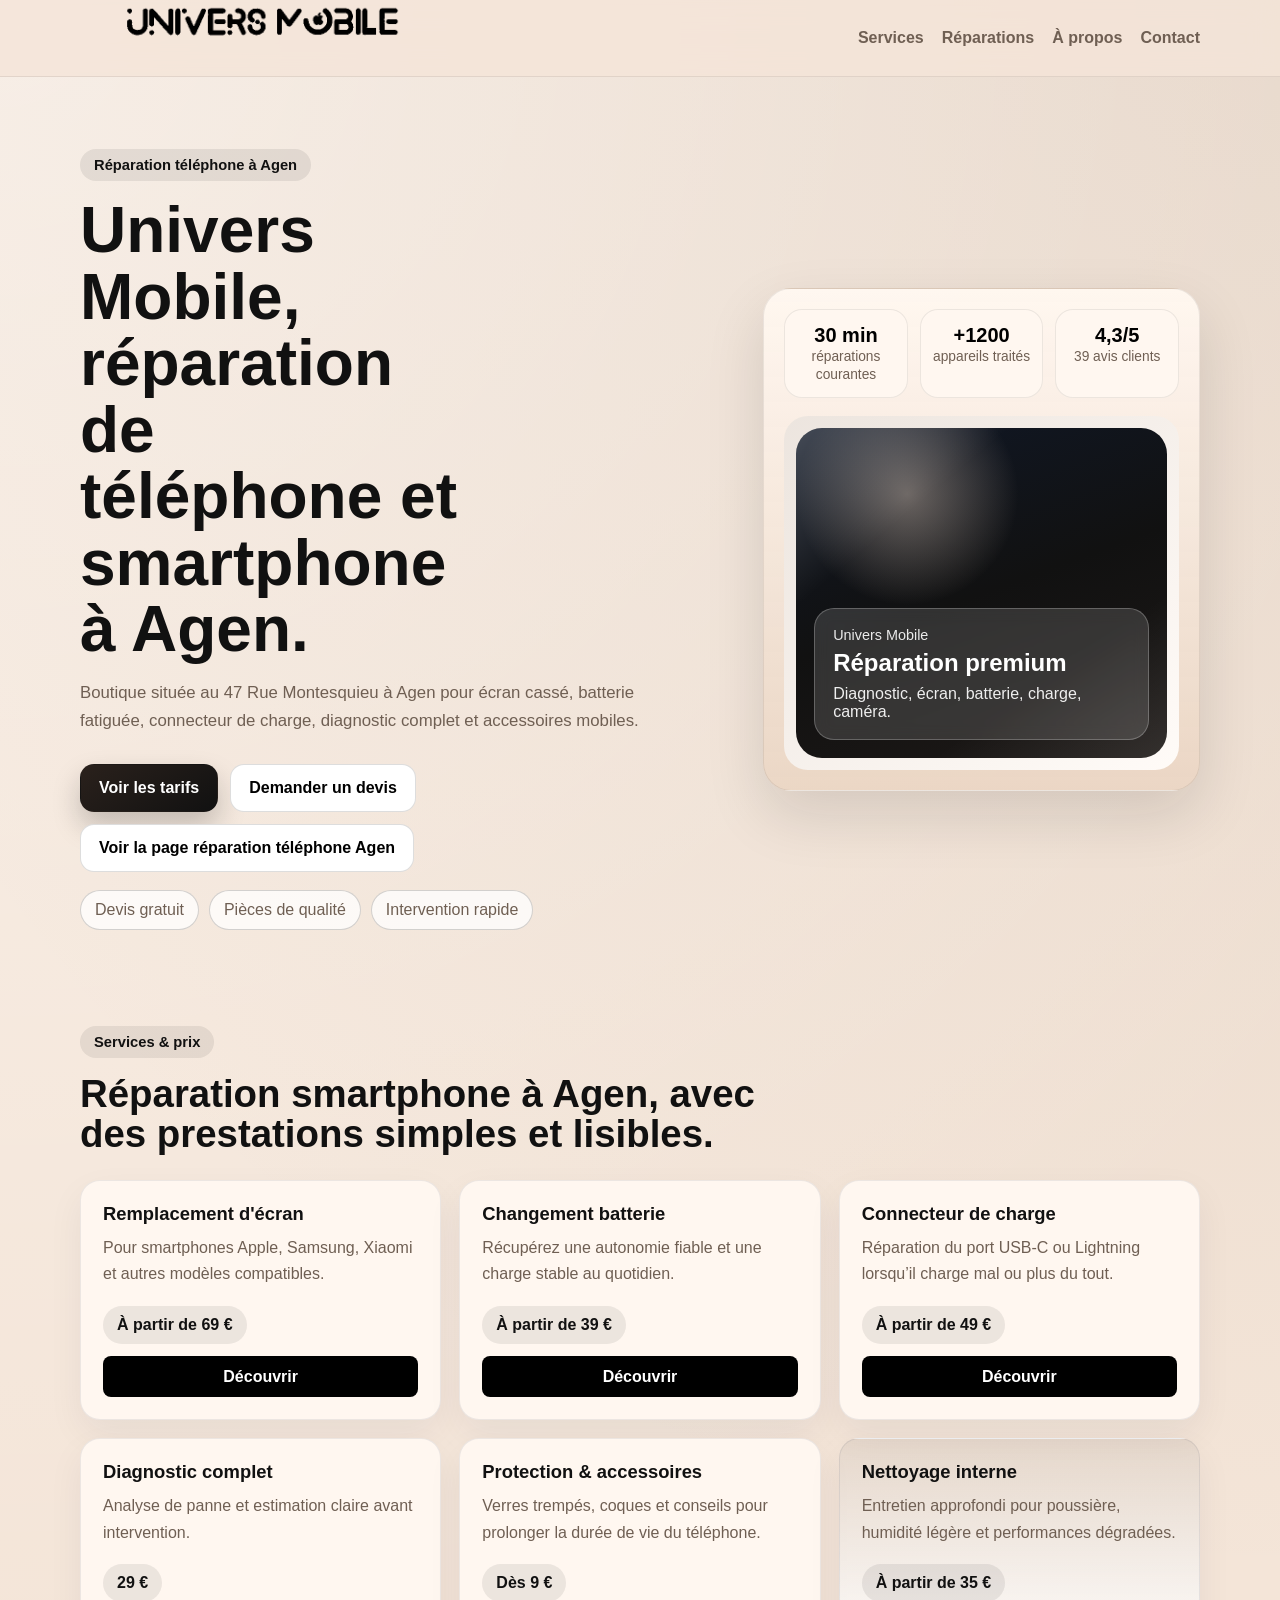
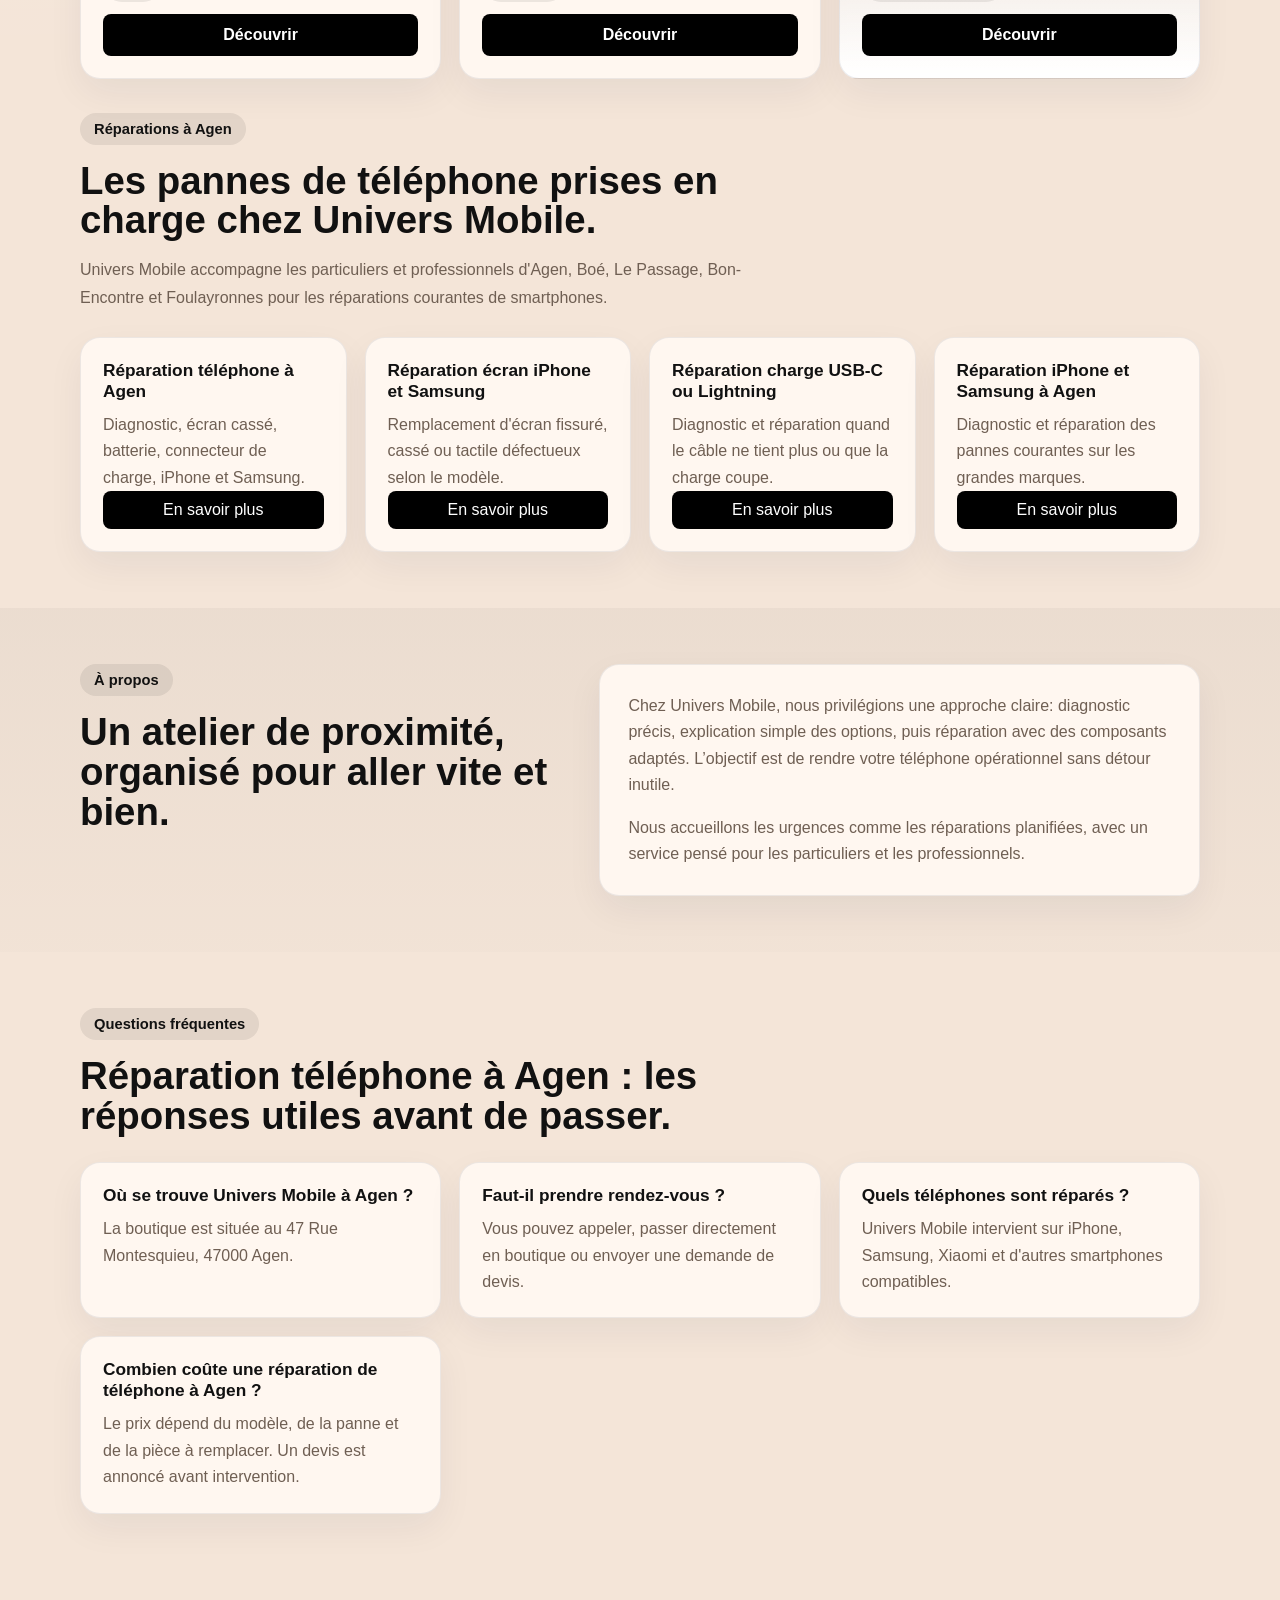
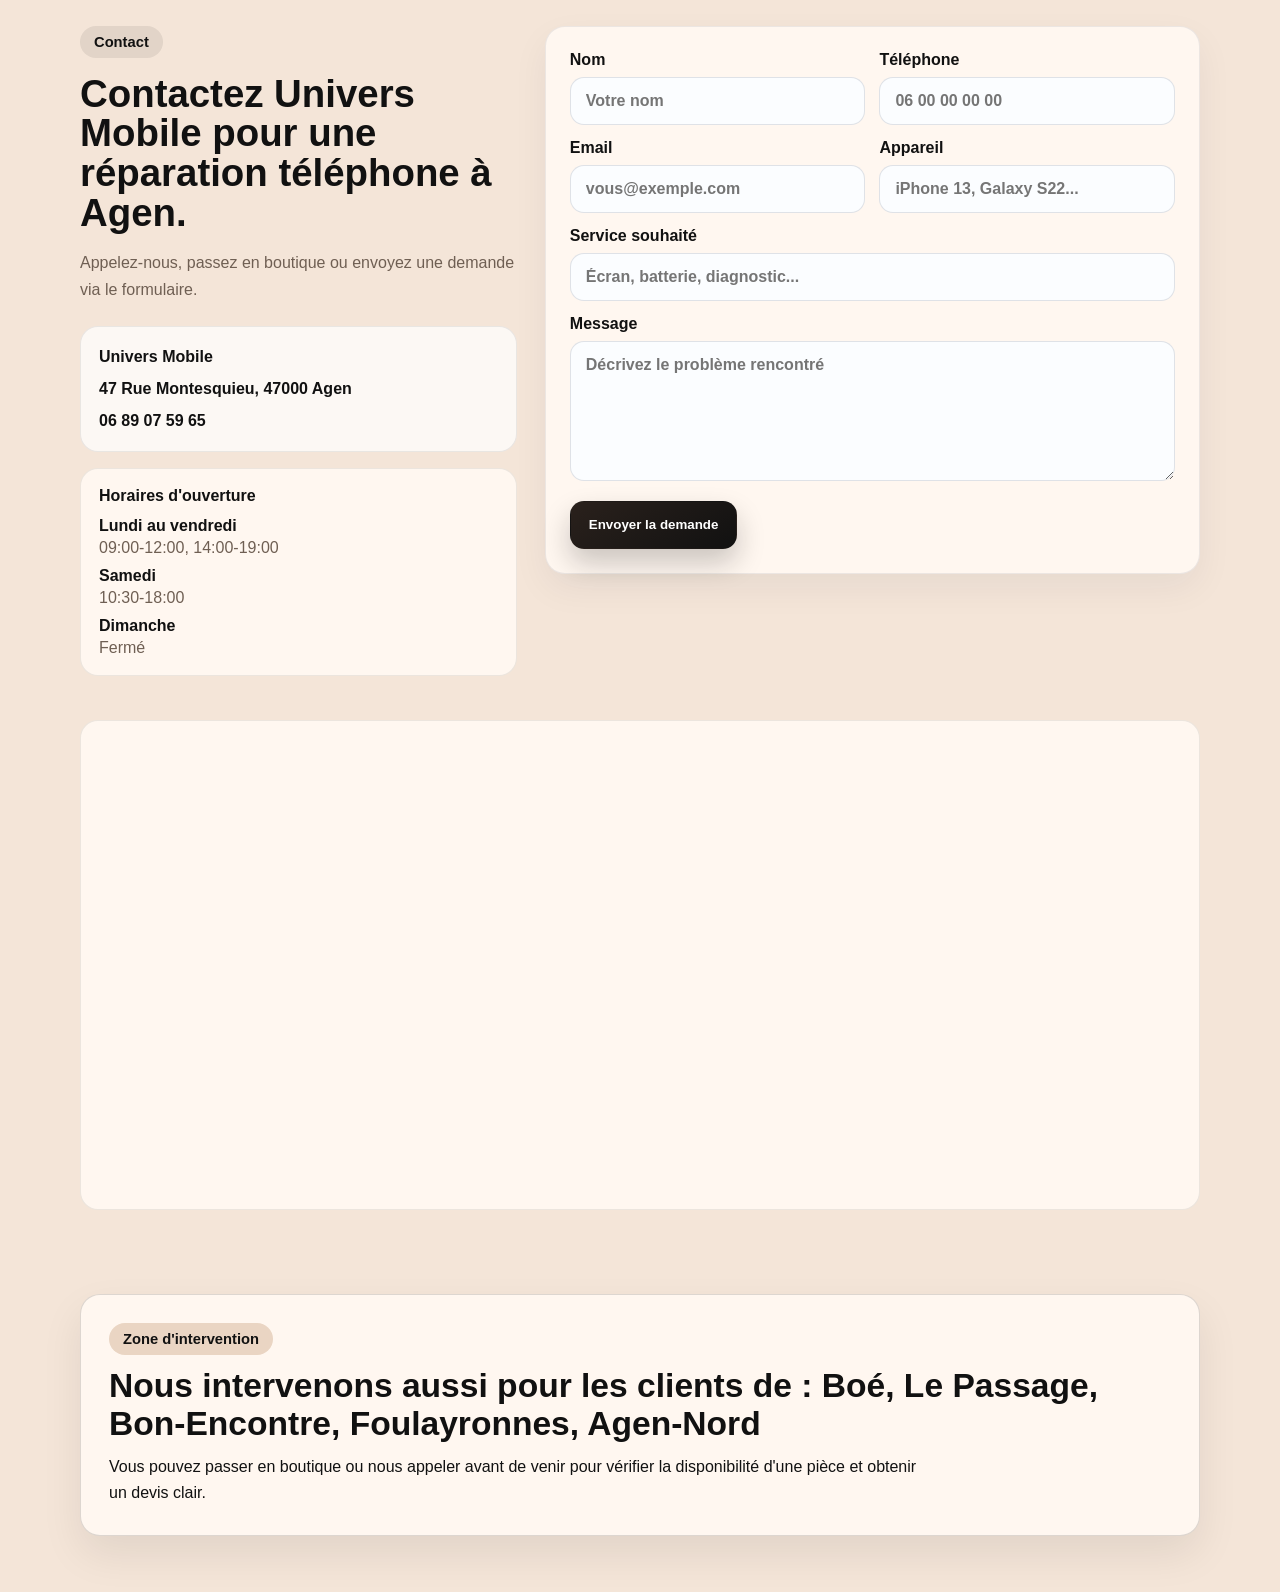
<file: index.html>
<!doctype html>
<html lang="fr">
  <head>
    <meta charset="UTF-8" />
    <meta name="viewport" content="width=device-width, initial-scale=1.0" />
    <title>Univers Mobile | Réparation téléphone, écran, iPhone et Samsung Agen</title>
    <meta
      name="description"
      content="Univers Mobile répare votre téléphone à Agen : écran cassé, batterie, iPhone, Samsung, connecteur de charge et diagnostic au 47 Rue Montesquieu."
    />
    <link rel="canonical" href="https://univers-mobile.store/" />
    <meta property="og:type" content="business.business" />
    <meta property="og:locale" content="fr_FR" />
    <meta property="og:title" content="Univers Mobile | Réparation téléphone, écran, iPhone et Samsung Agen" />
    <meta
      property="og:description"
      content="Boutique de réparation de téléphone à Agen : écran, batterie, iPhone, Samsung, charge et diagnostic."
    />
    <meta property="og:url" content="https://univers-mobile.store/" />
    <meta property="og:image" content="https://univers-mobile.store/logo.png" />
    <meta name="twitter:card" content="summary_large_image" />
    <link rel="icon" type="image/png" href="/favicon.png" />
    <link rel="preload" as="image" href="./logo-header.png" />
    <link rel="stylesheet" href="./styles.css" />
    <script defer type="application/ld+json">
      {
        "@context": "https://schema.org",
        "@type": "LocalBusiness",
        "@id": "https://univers-mobile.store/#business",
        "name": "Univers Mobile",
        "url": "https://univers-mobile.store",
        "image": "https://univers-mobile.store/logo.png",
        "telephone": "0689075965",
        "priceRange": "€€",
        "address": {
          "@type": "PostalAddress",
          "streetAddress": "47 Rue Montesquieu",
          "postalCode": "47000",
          "addressLocality": "Agen",
          "addressCountry": "FR"
        },
        "geo": {
          "@type": "GeoCoordinates",
          "latitude": 44.201921,
          "longitude": 0.616899
        },
        "openingHours": [
          "Mo-Fr 09:00-12:00",
          "Mo-Fr 14:00-19:00",
          "Sa 10:30-18:00"
        ],
        "openingHoursSpecification": [
          {
            "@type": "OpeningHoursSpecification",
            "dayOfWeek": ["Monday", "Tuesday", "Wednesday", "Thursday", "Friday"],
            "opens": "09:00",
            "closes": "12:00"
          },
          {
            "@type": "OpeningHoursSpecification",
            "dayOfWeek": ["Monday", "Tuesday", "Wednesday", "Thursday", "Friday"],
            "opens": "14:00",
            "closes": "19:00"
          },
          {
            "@type": "OpeningHoursSpecification",
            "dayOfWeek": "Saturday",
            "opens": "10:30",
            "closes": "18:00"
          }
        ],
        "aggregateRating": {
          "@type": "AggregateRating",
          "ratingValue": "4.3",
          "reviewCount": "39"
        },
        "areaServed": ["Agen", "Boé", "Le Passage", "Bon-Encontre", "Foulayronnes"],
        "makesOffer": [
          { "@type": "Offer", "itemOffered": { "@type": "Service", "name": "Réparation écran téléphone" } },
          { "@type": "Offer", "itemOffered": { "@type": "Service", "name": "Changement batterie smartphone" } },
          { "@type": "Offer", "itemOffered": { "@type": "Service", "name": "Réparation connecteur de charge" } },
          { "@type": "Offer", "itemOffered": { "@type": "Service", "name": "Diagnostic téléphone" } }
        ],
        "sameAs": [
          "https://www.google.com/maps/place/UNIVERS+MOBILES/@44.2019248,0.6143241,17z/data=!3m1!4b1!4m6!3m5!1s0x12abb323bd193277:0x452ed7280f6c8651!8m2!3d44.201921!4d0.616899!16s%2Fg%2F1hc12j7lh"
        ]
      }
    </script>
    <script defer type="application/ld+json">
      {
        "@context": "https://schema.org",
        "@type": "FAQPage",
        "mainEntity": [
          {
            "@type": "Question",
            "name": "Où se trouve Univers Mobile à Agen ?",
            "acceptedAnswer": {
              "@type": "Answer",
              "text": "La boutique Univers Mobile est située au 47 Rue Montesquieu, 47000 Agen."
            }
          },
          {
            "@type": "Question",
            "name": "Faut-il prendre rendez-vous ?",
            "acceptedAnswer": {
              "@type": "Answer",
              "text": "Vous pouvez appeler, passer directement en boutique ou envoyer une demande de devis depuis le site."
            }
          },
          {
            "@type": "Question",
            "name": "Quels téléphones sont réparés ?",
            "acceptedAnswer": {
              "@type": "Answer",
              "text": "Univers Mobile intervient sur iPhone, Samsung, Xiaomi et d'autres smartphones compatibles."
            }
          },
          {
            "@type": "Question",
            "name": "Combien coûte une réparation de téléphone à Agen ?",
            "acceptedAnswer": {
              "@type": "Answer",
              "text": "Le prix dépend du modèle, de la panne et de la pièce à remplacer. Un devis est annoncé avant intervention."
            }
          }
        ]
      }
    </script>
  </head>
  <body>
    <header class="site-header">
      <div class="container nav">
        <a class="brand" href="#accueil" aria-label="Univers Mobile accueil">
          <span class="brand-mark brand-mark-image">
            <img src="./logo-header.png" alt="Logo Univers Mobile" width="720" height="150" />
          </span>
        </a>
        <nav aria-label="Navigation principale">
          <a href="#services">Services</a>
          <a href="#reparations">Réparations</a>
          <a href="#apropos">À propos</a>
          <a href="#contact">Contact</a>
        </nav>
      </div>
    </header>

    <main id="accueil">
      <section class="hero">
        <div class="container hero-grid">
          <div class="hero-copy">
            <span class="eyebrow">Réparation téléphone à Agen</span>
            <h1>Univers Mobile, réparation de téléphone et smartphone à Agen.</h1>
            <p>
              Boutique située au 47 Rue Montesquieu à Agen pour écran cassé, batterie
              fatiguée, connecteur de charge, diagnostic complet et accessoires mobiles.
            </p>
            <div class="hero-actions">
              <a class="btn btn-primary" href="#services">Voir les tarifs</a>
              <a class="btn btn-secondary" href="#contact">Demander un devis</a>
              <a class="btn btn-secondary" href="./reparation-telephone-agen.html">Voir la page réparation téléphone Agen</a>
            </div>
            <ul class="hero-badges" aria-label="Points forts">
              <li>Devis gratuit</li>
              <li>Pièces de qualité</li>
              <li>Intervention rapide</li>
            </ul>
          </div>

          <div class="hero-panel" aria-label="Aperçu des services">
            <div class="stats">
              <article>
                <strong>30 min</strong>
                <span>réparations courantes</span>
              </article>
              <article>
                <strong>+1200</strong>
                <span>appareils traités</span>
              </article>
              <article>
                <strong>4,3/5</strong>
                <span>39 avis clients</span>
              </article>
            </div>
            <div class="device-card">
              <div class="device-screen">
                <div class="device-reflection"></div>
                <div class="device-content">
                  <span>Univers Mobile</span>
                  <strong>Réparation premium</strong>
                  <p>Diagnostic, écran, batterie, charge, caméra.</p>
                </div>
              </div>
            </div>
          </div>
        </div>
      </section>

      <section class="section" id="services">
        <div class="container">
          <div class="section-heading">
            <span class="eyebrow">Services & prix</span>
            <h2>Réparation smartphone à Agen, avec des prestations simples et lisibles.</h2>
          </div>

          <div class="services-grid">
            <article class="service-card">
              <h3>Remplacement d'écran</h3>
              <p>Pour smartphones Apple, Samsung, Xiaomi et autres modèles compatibles.</p>
              <div class="price">À partir de 69 €</div>
              <a class="card-link" href="./reparation-ecran-agen.html" style="background:#000;color:#fff;border-radius:8px;padding:10px;display:block;text-align:center;text-decoration:none;margin-top:12px;width:100%;">Découvrir</a>
            </article>
            <article class="service-card">
              <h3>Changement batterie</h3>
              <p>Récupérez une autonomie fiable et une charge stable au quotidien.</p>
              <div class="price">À partir de 39 €</div>
              <a class="card-link" href="./reparation-batterie-agen.html" style="background:#000;color:#fff;border-radius:8px;padding:10px;display:block;text-align:center;text-decoration:none;margin-top:12px;width:100%;">Découvrir</a>
            </article>
            <article class="service-card">
              <h3>Connecteur de charge</h3>
              <p>Réparation du port USB-C ou Lightning lorsqu’il charge mal ou plus du tout.</p>
              <div class="price">À partir de 49 €</div>
              <a class="card-link" href="./reparation-connecteur-charge-agen.html" style="background:#000;color:#fff;border-radius:8px;padding:10px;display:block;text-align:center;text-decoration:none;margin-top:12px;width:100%;">Découvrir</a>
            </article>
            <article class="service-card">
              <h3>Diagnostic complet</h3>
              <p>Analyse de panne et estimation claire avant intervention.</p>
              <div class="price">29 €</div>
              <a class="card-link" href="./diagnostic-telephone-agen.html" style="background:#000;color:#fff;border-radius:8px;padding:10px;display:block;text-align:center;text-decoration:none;margin-top:12px;width:100%;">Découvrir</a>
            </article>
            <article class="service-card">
              <h3>Protection & accessoires</h3>
              <p>Verres trempés, coques et conseils pour prolonger la durée de vie du téléphone.</p>
              <div class="price">Dès 9 €</div>
              <a class="card-link" href="./accessoires-telephone-agen.html" style="background:#000;color:#fff;border-radius:8px;padding:10px;display:block;text-align:center;text-decoration:none;margin-top:12px;width:100%;">Découvrir</a>
            </article>
            <article class="service-card highlight">
              <h3>Nettoyage interne</h3>
              <p>Entretien approfondi pour poussière, humidité légère et performances dégradées.</p>
              <div class="price">À partir de 35 €</div>
              <a class="card-link" href="./nettoyage-telephone-agen.html" style="background:#000;color:#fff;border-radius:8px;padding:10px;display:block;text-align:center;text-decoration:none;margin-top:12px;width:100%;">Découvrir</a>
            </article>
          </div>

          <div class="seo-content" id="reparations">
            <div class="section-heading">
              <span class="eyebrow">Réparations à Agen</span>
              <h2>Les pannes de téléphone prises en charge chez Univers Mobile.</h2>
              <p>
                Univers Mobile accompagne les particuliers et professionnels d'Agen, Boé,
                Le Passage, Bon-Encontre et Foulayronnes pour les réparations courantes de
                smartphones.
              </p>
            </div>

            <div class="repair-grid">
              <article class="repair-card">
                <h3><a href="./reparation-telephone-agen.html">Réparation téléphone à Agen</a></h3>
                <p>Diagnostic, écran cassé, batterie, connecteur de charge, iPhone et Samsung.</p>
                <a href="./reparation-telephone-agen.html" style="background:#000;color:#fff;border-radius:8px;padding:10px;display:block;text-align:center;text-decoration:none;margin-top:12px;">En savoir plus</a>
              </article>
              <article class="repair-card">
                <h3><a href="./reparation-ecran-agen.html">Réparation écran iPhone et Samsung</a></h3>
                <p>Remplacement d'écran fissuré, cassé ou tactile défectueux selon le modèle.</p>
                <a href="./reparation-ecran-agen.html" style="background:#000;color:#fff;border-radius:8px;padding:10px;display:block;text-align:center;text-decoration:none;margin-top:12px;">En savoir plus</a>
              </article>
              <article class="repair-card">
                <h3><a href="./reparation-connecteur-charge-agen.html">Réparation charge USB-C ou Lightning</a></h3>
                <p>Diagnostic et réparation quand le câble ne tient plus ou que la charge coupe.</p>
                <a href="./reparation-connecteur-charge-agen.html" style="background:#000;color:#fff;border-radius:8px;padding:10px;display:block;text-align:center;text-decoration:none;margin-top:12px;">En savoir plus</a>
              </article>
              <article class="repair-card">
                <h3><a href="./reparation-iphone-agen.html">Réparation iPhone et Samsung à Agen</a></h3>
                <p>Diagnostic et réparation des pannes courantes sur les grandes marques.</p>
                <a href="./reparation-iphone-agen.html" style="background:#000;color:#fff;border-radius:8px;padding:10px;display:block;text-align:center;text-decoration:none;margin-top:12px;">En savoir plus</a>
              </article>
            </div>
          </div>
        </div>
      </section>

      <section class="section section-alt" id="apropos">
        <div class="container about-grid">
          <div>
            <span class="eyebrow">À propos</span>
            <h2>Un atelier de proximité, organisé pour aller vite et bien.</h2>
          </div>
          <div class="about-card">
            <p>
              Chez Univers Mobile, nous privilégions une approche claire: diagnostic précis,
              explication simple des options, puis réparation avec des composants adaptés.
              L’objectif est de rendre votre téléphone opérationnel sans détour inutile.
            </p>
            <p>
              Nous accueillons les urgences comme les réparations planifiées, avec un service
              pensé pour les particuliers et les professionnels.
            </p>
          </div>
        </div>
      </section>

      <section class="section" id="faq">
        <div class="container">
          <div class="section-heading">
            <span class="eyebrow">Questions fréquentes</span>
            <h2>Réparation téléphone à Agen : les réponses utiles avant de passer.</h2>
          </div>

          <div class="faq-grid">
            <article class="faq-card">
              <h3>Où se trouve Univers Mobile à Agen ?</h3>
              <p>La boutique est située au 47 Rue Montesquieu, 47000 Agen.</p>
            </article>
            <article class="faq-card">
              <h3>Faut-il prendre rendez-vous ?</h3>
              <p>Vous pouvez appeler, passer directement en boutique ou envoyer une demande de devis.</p>
            </article>
            <article class="faq-card">
              <h3>Quels téléphones sont réparés ?</h3>
              <p>Univers Mobile intervient sur iPhone, Samsung, Xiaomi et d'autres smartphones compatibles.</p>
            </article>
            <article class="faq-card">
              <h3>Combien coûte une réparation de téléphone à Agen ?</h3>
              <p>Le prix dépend du modèle, de la panne et de la pièce à remplacer. Un devis est annoncé avant intervention.</p>
            </article>
          </div>
        </div>
      </section>

      <section class="section" id="contact">
        <div class="container contact-grid">
          <div class="section-heading compact">
            <span class="eyebrow">Contact</span>
            <h2>Contactez Univers Mobile pour une réparation téléphone à Agen.</h2>
            <p>Appelez-nous, passez en boutique ou envoyez une demande via le formulaire.</p>

            <address class="contact-details">
              <strong>Univers Mobile</strong>
              <a
                class="maps-link"
                href="https://www.google.com/maps/place/UNIVERS+MOBILES/@44.2019248,0.6143241,17z/data=!3m1!4b1!4m6!3m5!1s0x12abb323bd193277:0x452ed7280f6c8651!8m2!3d44.201921!4d0.616899!16s%2Fg%2F1hc12j7lh?entry=ttu"
                target="_blank"
                rel="noopener noreferrer"
              >
                47 Rue Montesquieu, 47000 Agen
              </a>
              <a href="tel:+33689075965">06 89 07 59 65</a>
            </address>

            <div class="hours-card" aria-label="Horaires d'ouverture">
              <h3>Horaires d'ouverture</h3>
              <dl>
                <div>
                  <dt>Lundi au vendredi</dt>
                  <dd>09:00-12:00, 14:00-19:00</dd>
                </div>
                <div>
                  <dt>Samedi</dt>
                  <dd>10:30-18:00</dd>
                </div>
                <div>
                  <dt>Dimanche</dt>
                  <dd>Fermé</dd>
                </div>
              </dl>
            </div>
          </div>

          <form class="contact-form" action="/api/contact" method="POST">
            <input type="hidden" name="_replyto" id="replyto" value="" />
            <div class="field-row">
              <label>
                Nom
                <input type="text" name="name" placeholder="Votre nom" required />
              </label>
              <label>
                Téléphone
                <input type="tel" name="phone" placeholder="06 00 00 00 00" required />
              </label>
            </div>
            <div class="field-row">
              <label>
                Email
                <input type="email" name="email" placeholder="vous@exemple.com" required />
              </label>
              <label>
                Appareil
                <input type="text" name="device" placeholder="iPhone 13, Galaxy S22..." />
              </label>
            </div>
            <label>
              Service souhaité
              <input type="text" name="service" placeholder="Écran, batterie, diagnostic..." />
            </label>
            <label>
              Message
              <textarea
                name="message"
                rows="5"
                placeholder="Décrivez le problème rencontré"
                required
              ></textarea>
            </label>
            <button class="btn btn-primary" type="submit">Envoyer la demande</button>
            <p class="form-success" hidden>
              Votre demande a bien été envoyée, nous vous répondrons rapidement !
            </p>
          </form>

          <div class="map-embed" aria-label="Carte Google Maps d'Univers Mobile">
            <iframe
              title="Univers Mobile sur Google Maps"
              src="https://maps.google.com/maps?hl=fr&q=UNIVERS%20MOBILES%2C%2047%20Rue%20Montesquieu%2C%2047000%20Agen&z=17&output=embed"
              loading="lazy"
              referrerpolicy="no-referrer-when-downgrade"
              allowfullscreen
            ></iframe>
          </div>
        </div>
      </section>
      <section class="section service-area-section">
        <div class="container service-area-card">
          <span class="eyebrow">Zone d'intervention</span>
          <h2>Nous intervenons aussi pour les clients de : Boé, Le Passage, Bon-Encontre, Foulayronnes, Agen-Nord</h2>
          <p>Vous pouvez passer en boutique ou nous appeler avant de venir pour vérifier la disponibilité d'une pièce et obtenir un devis clair.</p>
        </div>
      </section>

    </main>
    <script defer>
      const form = document.querySelector('.contact-form');
      const replyto = document.querySelector('#replyto');
      const emailInput = form?.querySelector('input[name="email"]');
      const successMessage = form?.querySelector('.form-success');

      if (form && replyto && emailInput && successMessage) {
        const syncReplyTo = () => {
          replyto.value = emailInput.value.trim();
        };

        emailInput.addEventListener('input', syncReplyTo);
        syncReplyTo();

        form.addEventListener('submit', async (event) => {
          event.preventDefault();
          syncReplyTo();

          try {
            const response = await fetch(form.action, {
              method: form.method,
              body: new FormData(form),
              headers: { Accept: 'application/json' },
            });

            if (response.ok) {
              form.reset();
              window.location.href = './confirmation.html';
            } else {
              alert("Erreur lors de l'envoi. Veuillez réessayer.");
            }
          } catch (err) {
            alert('Problème réseau. Vérifiez votre connexion.');
          }
        });
      }
    </script>
  </body>
</html>
</file>
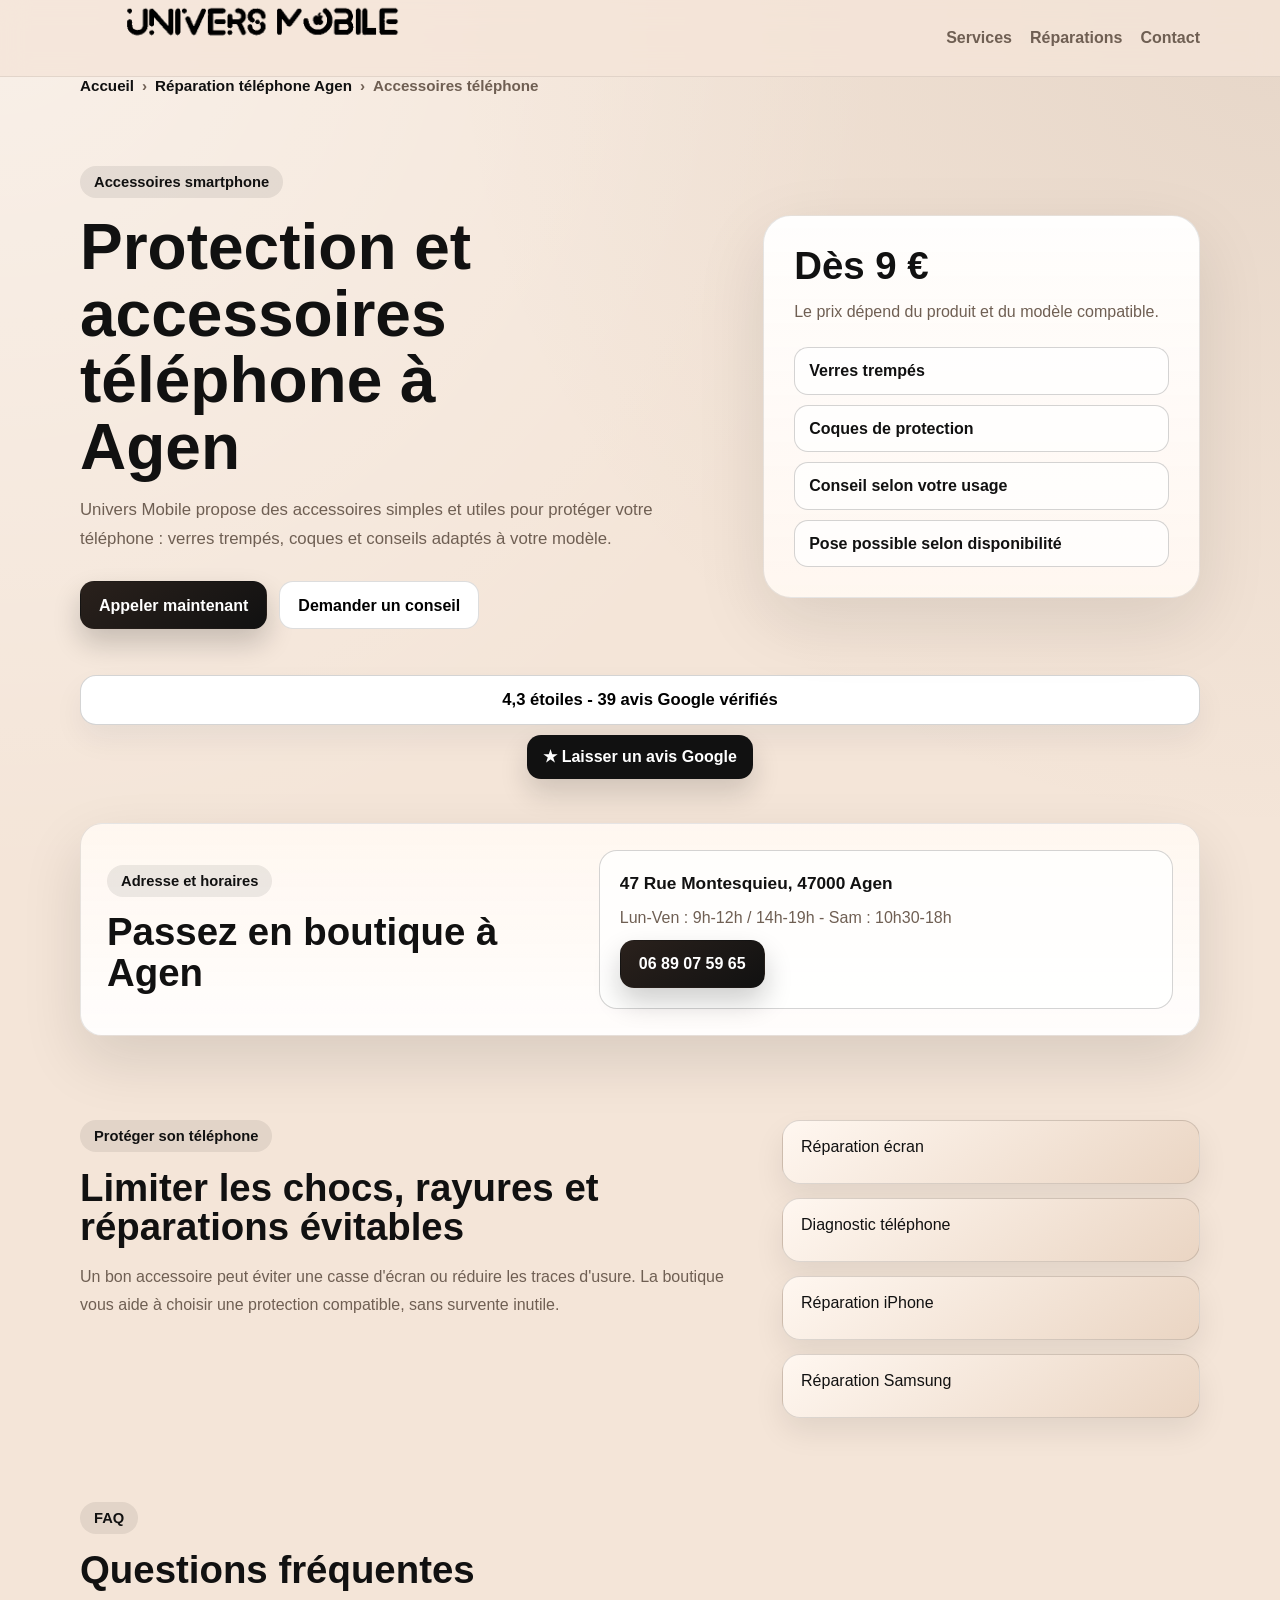
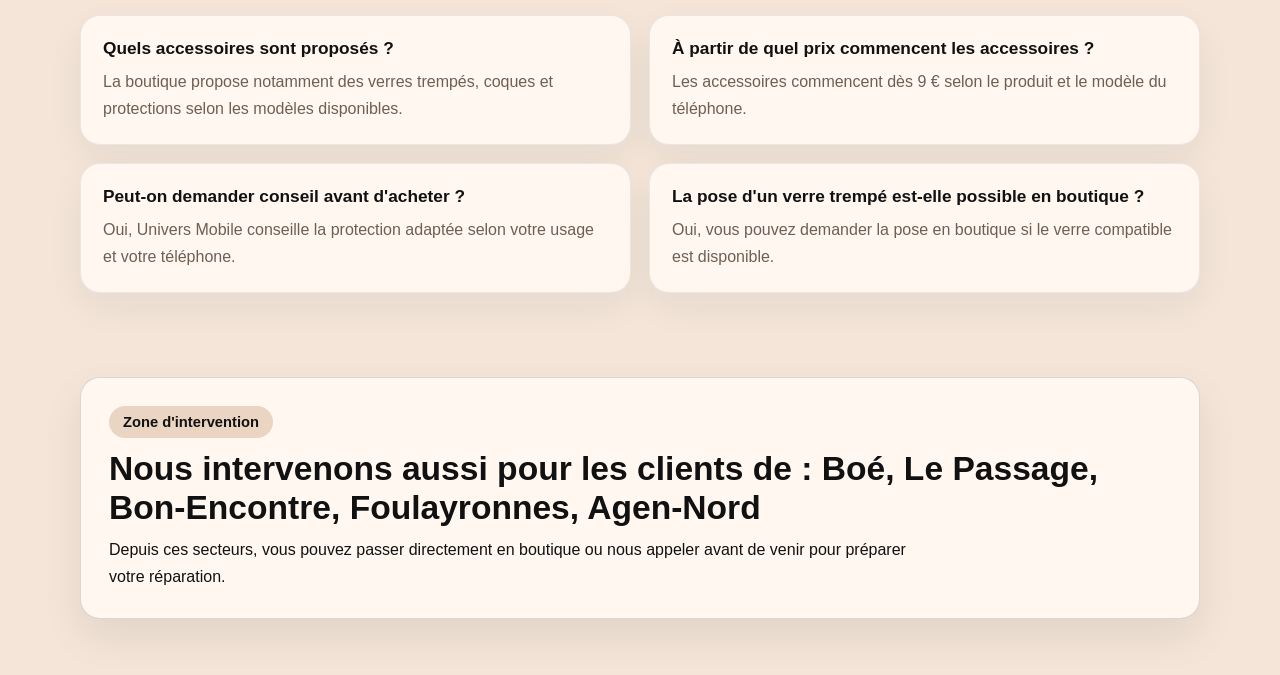
<file: accessoires-telephone-agen.html>
<!doctype html>
<html lang="fr">
  <head>
    <meta charset="UTF-8" />
    <meta name="viewport" content="width=device-width, initial-scale=1.0" />
    <title>Accessoires téléphone Agen dès 9€ | Univers Mobile</title>
    <meta name="description" content="Accessoires téléphone à Agen dès 9 € : verres trempés, coques et conseils pour protéger votre smartphone chez Univers Mobile." />
    <link rel="canonical" href="https://univers-mobile.store/accessoires-telephone-agen.html" />
    <meta property="og:type" content="website" />
    <meta property="og:locale" content="fr_FR" />
    <meta property="og:title" content="Accessoires téléphone Agen dès 9 € | Univers Mobile" />
    <meta property="og:description" content="Verres trempés, coques et protections pour prolonger la durée de vie de votre téléphone." />
    <meta property="og:url" content="https://univers-mobile.store/accessoires-telephone-agen.html" />
    <meta property="og:image" content="https://univers-mobile.store/logo.png" />
    <meta name="twitter:card" content="summary_large_image" />
    <meta name="twitter:title" content="Accessoires téléphone Agen dès 9 € | Univers Mobile" />
    <meta name="twitter:description" content="Protections et accessoires smartphone à Agen chez Univers Mobile." />
    <meta name="twitter:image" content="https://univers-mobile.store/logo.png" />
    <link rel="icon" type="image/png" href="/favicon.png" />
    <link rel="preload" as="image" href="./logo-header.png" />
    <link rel="stylesheet" href="./styles.css?v=20260509-3" />
    <script defer type="application/ld+json">
      {
        "@context": "https://schema.org",
        "@graph": [
          {
            "@type": "LocalBusiness",
            "@id": "https://univers-mobile.store/#business",
            "name": "Univers Mobile",
            "url": "https://univers-mobile.store/",
            "image": "https://univers-mobile.store/logo.png",
            "telephone": "0689075965",
            "address": { "@type": "PostalAddress", "streetAddress": "47 Rue Montesquieu", "postalCode": "47000", "addressLocality": "Agen", "addressCountry": "FR" },
            "openingHours": ["Mo-Fr 09:00-12:00", "Mo-Fr 14:00-19:00", "Sa 10:30-18:00"],
            "aggregateRating": { "@type": "AggregateRating", "ratingValue": "4.3", "reviewCount": "39" }
          },
          {
            "@type": "Service",
            "@id": "https://univers-mobile.store/accessoires-telephone-agen.html#service",
            "name": "Protection et accessoires téléphone à Agen",
            "serviceType": "Vente et pose d'accessoires smartphone",
            "description": "Verres trempés, coques et conseils pour protéger un téléphone au quotidien.",
            "provider": { "@id": "https://univers-mobile.store/#business" },
            "areaServed": ["Agen", "Boé", "Le Passage", "Bon-Encontre", "Foulayronnes"],
            "offers": { "@type": "Offer", "priceCurrency": "EUR", "price": "9", "description": "Accessoires téléphone dès 9 € selon le produit." }
          },
          {
            "@type": "BreadcrumbList",
            "@id": "https://univers-mobile.store/accessoires-telephone-agen.html#breadcrumb",
            "itemListElement": [
              { "@type": "ListItem", "position": 1, "name": "Accueil", "item": "https://univers-mobile.store/" },
              { "@type": "ListItem", "position": 2, "name": "Réparation téléphone Agen", "item": "https://univers-mobile.store/reparation-telephone-agen.html" },
              { "@type": "ListItem", "position": 3, "name": "Accessoires téléphone", "item": "https://univers-mobile.store/accessoires-telephone-agen.html" }
            ]
          },
          {
            "@type": "FAQPage",
            "@id": "https://univers-mobile.store/accessoires-telephone-agen.html#faq",
            "mainEntity": [
              { "@type": "Question", "name": "Quels accessoires sont proposés ?", "acceptedAnswer": { "@type": "Answer", "text": "La boutique propose notamment des verres trempés, coques et protections selon les modèles disponibles." } },
              { "@type": "Question", "name": "À partir de quel prix commencent les accessoires ?", "acceptedAnswer": { "@type": "Answer", "text": "Les accessoires commencent dès 9 € selon le produit et le modèle du téléphone." } },
              { "@type": "Question", "name": "Peut-on demander conseil avant d'acheter ?", "acceptedAnswer": { "@type": "Answer", "text": "Oui, Univers Mobile conseille la protection adaptée selon votre usage et votre téléphone." } },
              { "@type": "Question", "name": "La pose d'un verre trempé est-elle possible en boutique ?", "acceptedAnswer": { "@type": "Answer", "text": "Oui, vous pouvez demander la pose en boutique si le verre compatible est disponible." } }
            ]
          }
        ]
      }
    </script>
  </head>
  <body>
    <header class="site-header">
      <div class="container nav">
        <a class="brand" href="./index.html#accueil" aria-label="Univers Mobile accueil">
          <span class="brand-mark brand-mark-image">
            <img src="./logo-header.png" alt="Logo Univers Mobile" width="720" height="150" />
          </span>
        </a>
        <nav aria-label="Navigation principale">
          <a href="./index.html#services">Services</a>
          <a href="./index.html#reparations">Réparations</a>
          <a href="./index.html#contact">Contact</a>
        </nav>
      </div>
    </header>

    <main>
      <nav class="breadcrumb" aria-label="Fil d'Ariane">
        <div class="container">
          <a href="./index.html">Accueil</a>
          <span aria-hidden="true">›</span>
          <a href="./reparation-telephone-agen.html">Réparation téléphone Agen</a>
          <span aria-hidden="true">›</span>
          <span>Accessoires téléphone</span>
        </div>
      </nav>

      <section class="hero service-page-hero compact-service-hero">
        <div class="container hero-grid">
          <div class="hero-copy">
            <span class="eyebrow">Accessoires smartphone</span>
            <h1>Protection et accessoires téléphone à Agen</h1>
            <p>Univers Mobile propose des accessoires simples et utiles pour protéger votre téléphone : verres trempés, coques et conseils adaptés à votre modèle.</p>
            <div class="hero-actions">
              <a class="btn btn-primary" href="tel:+33689075965">Appeler maintenant</a>
              <a class="btn btn-secondary" href="./index.html#contact">Demander un conseil</a>
            </div>
          </div>
          <div class="hero-panel service-summary">
            <h2>Dès 9 €</h2>
            <p>Le prix dépend du produit et du modèle compatible.</p>
            <ul class="service-list">
              <li>Verres trempés</li>
              <li>Coques de protection</li>
              <li>Conseil selon votre usage</li>
              <li>Pose possible selon disponibilité</li>
            </ul>
          </div>
        </div>
      </section>

      <section class="reviews-strip" aria-label="Avis clients Google">
        <div class="container">
          <p>4,3 étoiles - 39 avis Google vérifiés</p>
          <a class="review-button" href="https://tinyurl.com/2s3ryzzk" target="_blank" rel="noopener">&#9733; Laisser un avis Google</a>
        </div>
      </section>

      <section class="section service-contact-section">
        <div class="container service-contact-card">
          <div>
            <span class="eyebrow">Adresse et horaires</span>
            <h2>Passez en boutique à Agen</h2>
          </div>
          <address class="service-contact-details">
            <strong>47 Rue Montesquieu, 47000 Agen</strong>
            <span>Lun-Ven : 9h-12h / 14h-19h - Sam : 10h30-18h</span>
            <a class="btn btn-primary" href="tel:+33689075965">06 89 07 59 65</a>
          </address>
        </div>
      </section>

      <section class="section compact-service-section">
        <div class="container split-content">
          <div class="section-heading">
            <span class="eyebrow">Protéger son téléphone</span>
            <h2>Limiter les chocs, rayures et réparations évitables</h2>
            <p>Un bon accessoire peut éviter une casse d'écran ou réduire les traces d'usure. La boutique vous aide à choisir une protection compatible, sans survente inutile.</p>
          </div>
          <div class="quick-links-grid">
            <a class="quick-link-card" href="./reparation-ecran-agen.html">Réparation écran</a>
            <a class="quick-link-card" href="./diagnostic-telephone-agen.html">Diagnostic téléphone</a>
            <a class="quick-link-card" href="./reparation-iphone-agen.html">Réparation iPhone</a>
            <a class="quick-link-card" href="./reparation-samsung-agen.html">Réparation Samsung</a>
          </div>
        </div>
      </section>

      <section class="section service-faq-section">
        <div class="container">
          <div class="section-heading">
            <span class="eyebrow">FAQ</span>
            <h2>Questions fréquentes</h2>
          </div>
          <div class="faq-grid">
            <article class="faq-card">
              <h3>Quels accessoires sont proposés ?</h3>
              <p>La boutique propose notamment des verres trempés, coques et protections selon les modèles disponibles.</p>
            </article>
            <article class="faq-card">
              <h3>À partir de quel prix commencent les accessoires ?</h3>
              <p>Les accessoires commencent dès 9 € selon le produit et le modèle du téléphone.</p>
            </article>
            <article class="faq-card">
              <h3>Peut-on demander conseil avant d'acheter ?</h3>
              <p>Oui, Univers Mobile conseille la protection adaptée selon votre usage et votre téléphone.</p>
            </article>
            <article class="faq-card">
              <h3>La pose d'un verre trempé est-elle possible en boutique ?</h3>
              <p>Oui, vous pouvez demander la pose en boutique si le verre compatible est disponible.</p>
            </article>
          </div>
        </div>
      </section>

      <section class="section service-area-section">
        <div class="container service-area-card">
          <span class="eyebrow">Zone d'intervention</span>
          <h2>Nous intervenons aussi pour les clients de : Boé, Le Passage, Bon-Encontre, Foulayronnes, Agen-Nord</h2>
          <p>Depuis ces secteurs, vous pouvez passer directement en boutique ou nous appeler avant de venir pour préparer votre réparation.</p>
        </div>
      </section>
    </main>
  </body>
</html>
</file>
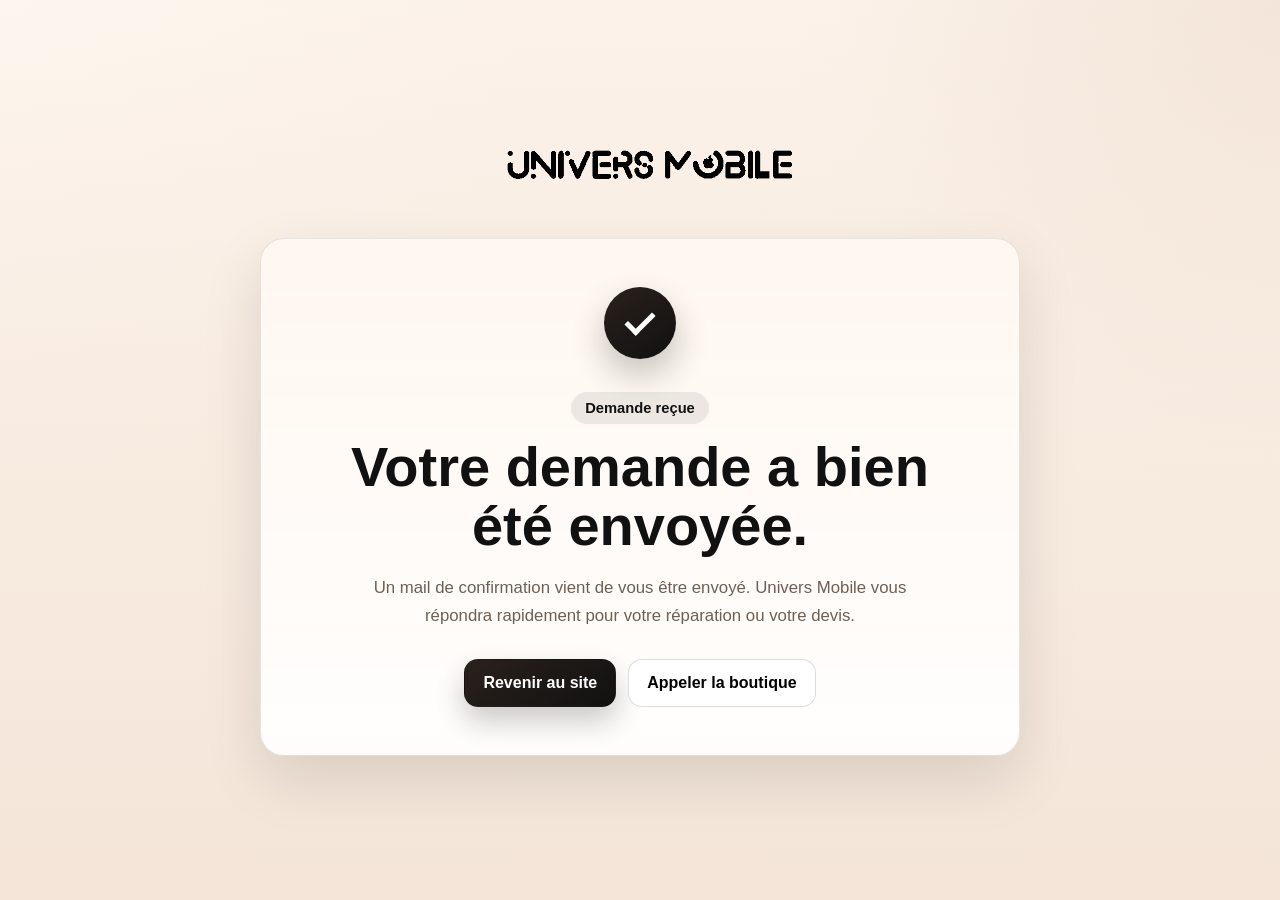
<file: confirmation.html>
<!doctype html>
<html lang="fr">
  <head>
    <meta charset="UTF-8" />
    <meta name="viewport" content="width=device-width, initial-scale=1.0" />
    <title>Demande envoyée | Univers Mobile</title>
    <meta
      name="description"
      content="Votre demande a bien été envoyée à Univers Mobile. La boutique vous répondra rapidement."
    />
    <meta name="robots" content="noindex, follow" />
    <link rel="icon" type="image/png" href="/favicon.png" />
    <link rel="preload" as="image" href="./logo-header.png" />
    <link rel="stylesheet" href="./styles.css" />
  </head>
  <body class="confirmation-page">
    <main class="confirmation-main">
      <section class="confirmation-hero" aria-labelledby="confirmation-title">
        <div class="container confirmation-shell">
          <a class="confirmation-brand" href="./index.html" aria-label="Retour à l'accueil Univers Mobile">
            <img src="./logo-header.png" alt="Univers Mobile" width="720" height="150" />
          </a>

          <div class="confirmation-card">
            <div class="confirmation-icon" aria-hidden="true">
              <span></span>
            </div>
            <p class="eyebrow">Demande reçue</p>
            <h1 id="confirmation-title">Votre demande a bien été envoyée.</h1>
            <p>
              Un mail de confirmation vient de vous être envoyé. Univers Mobile vous répondra
              rapidement pour votre réparation ou votre devis.
            </p>
            <div class="confirmation-actions">
              <a class="btn btn-primary" href="./index.html#contact">Revenir au site</a>
              <a class="btn btn-secondary" href="tel:+33689075965">Appeler la boutique</a>
            </div>
          </div>
        </div>
      </section>
    </main>
    <script defer>
      const navEntry = performance.getEntriesByType('navigation')[0];
      const isReload =
        navEntry?.type === 'reload' ||
        (performance.navigation && performance.navigation.type === 1);

      if (isReload) {
        window.location.replace('./index.html');
      }
    </script>
  </body>
</html>
</file>
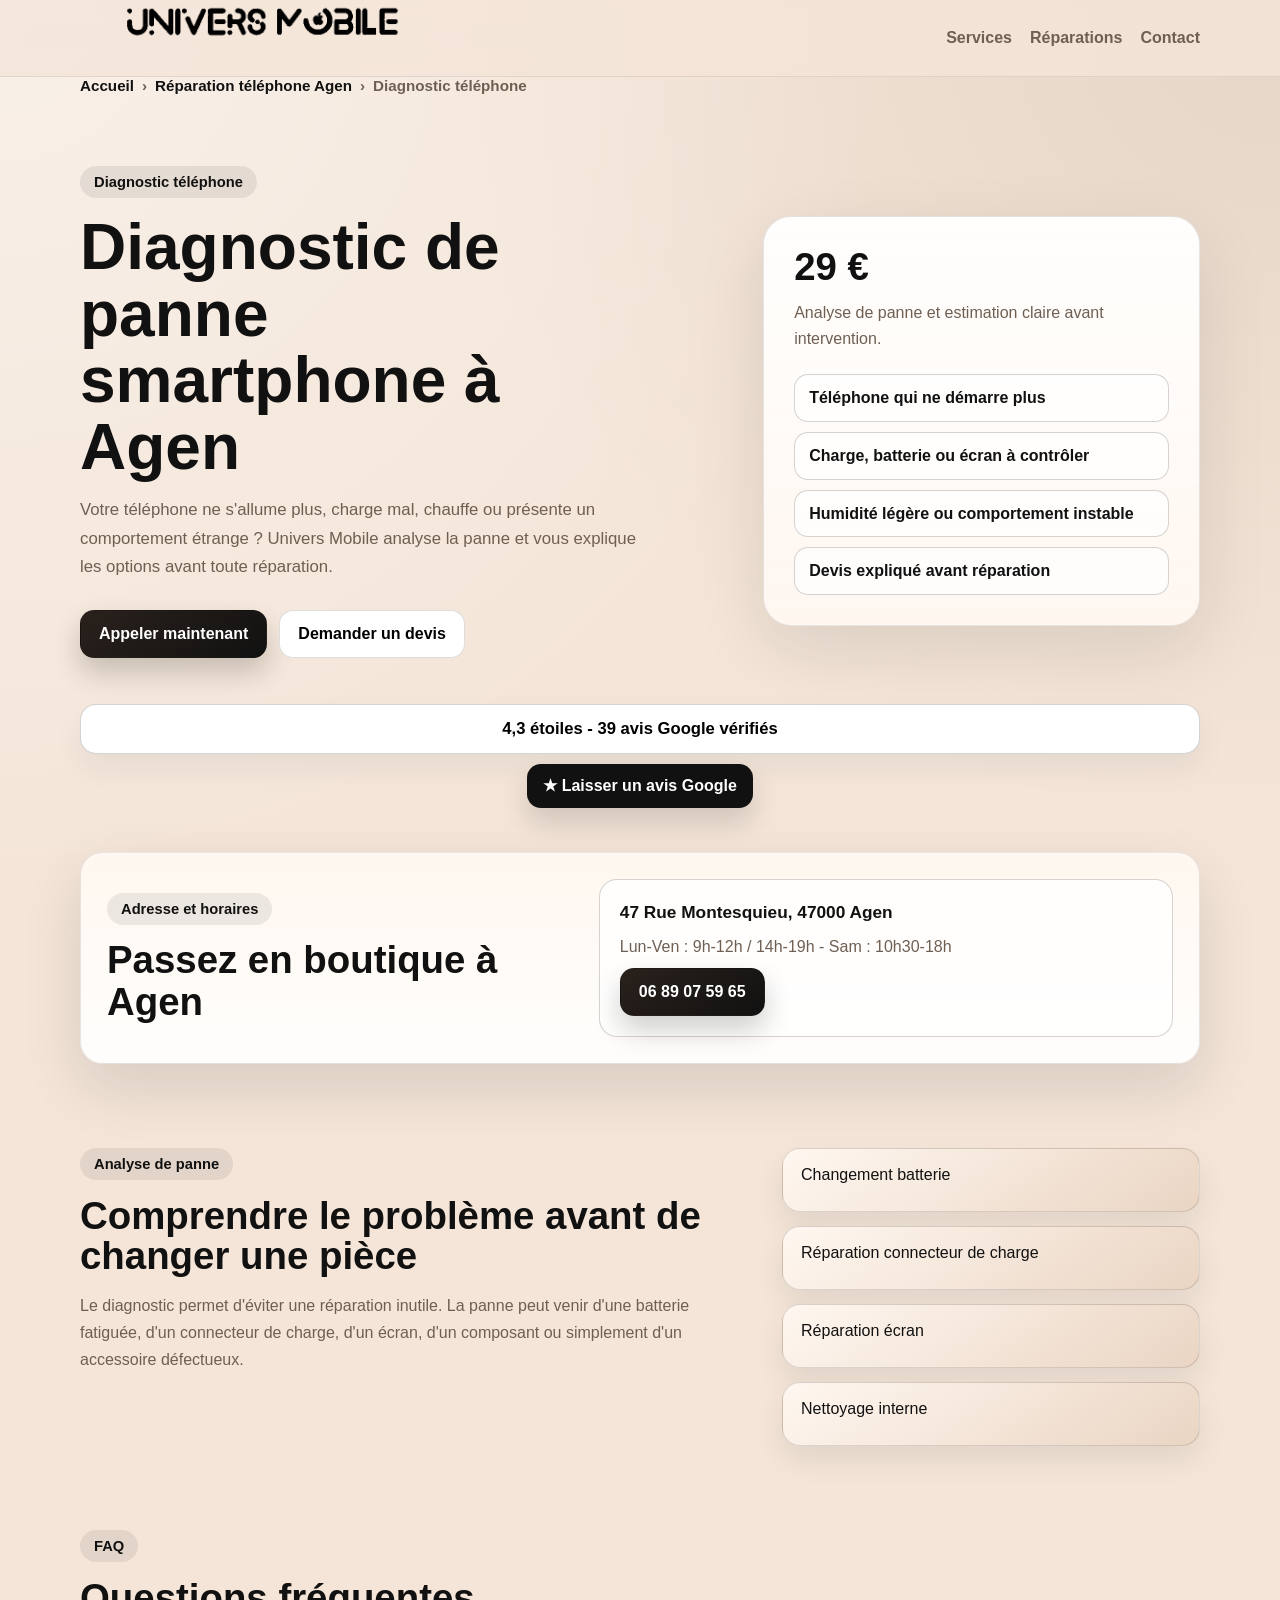
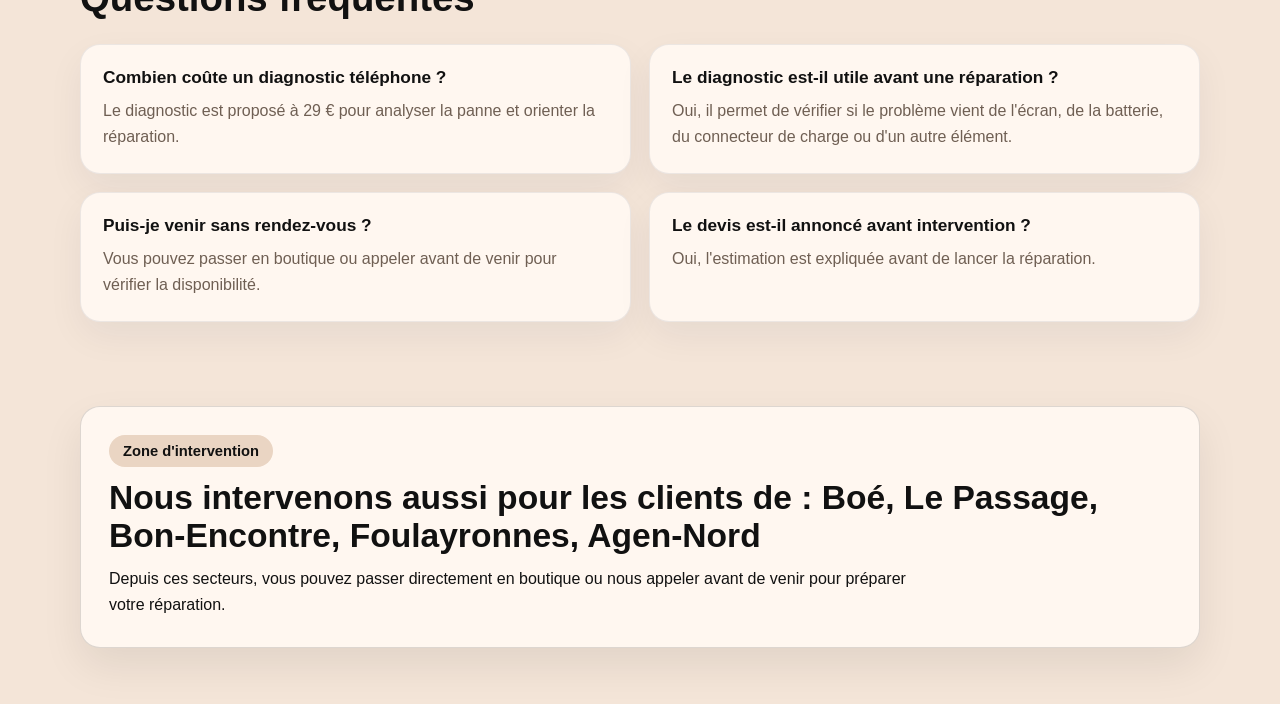
<file: diagnostic-telephone-agen.html>
<!doctype html>
<html lang="fr">
  <head>
    <meta charset="UTF-8" />
    <meta name="viewport" content="width=device-width, initial-scale=1.0" />
    <title>Diagnostic téléphone Agen à 29€ | Univers Mobile</title>
    <meta name="description" content="Diagnostic de téléphone à Agen à 29 € : analyse de panne, estimation claire et devis avant réparation chez Univers Mobile." />
    <link rel="canonical" href="https://univers-mobile.store/diagnostic-telephone-agen.html" />
    <meta property="og:type" content="website" />
    <meta property="og:locale" content="fr_FR" />
    <meta property="og:title" content="Diagnostic téléphone Agen à 29 € | Univers Mobile" />
    <meta property="og:description" content="Analyse de panne smartphone à Agen : écran, batterie, charge, humidité légère ou problème logiciel." />
    <meta property="og:url" content="https://univers-mobile.store/diagnostic-telephone-agen.html" />
    <meta property="og:image" content="https://univers-mobile.store/logo.png" />
    <meta name="twitter:card" content="summary_large_image" />
    <meta name="twitter:title" content="Diagnostic téléphone Agen à 29 € | Univers Mobile" />
    <meta name="twitter:description" content="Diagnostic smartphone à Agen avec estimation claire avant intervention." />
    <meta name="twitter:image" content="https://univers-mobile.store/logo.png" />
    <link rel="icon" type="image/png" href="/favicon.png" />
    <link rel="preload" as="image" href="./logo-header.png" />
    <link rel="stylesheet" href="./styles.css?v=20260509-3" />
    <script defer type="application/ld+json">
      {
        "@context": "https://schema.org",
        "@graph": [
          {
            "@type": "LocalBusiness",
            "@id": "https://univers-mobile.store/#business",
            "name": "Univers Mobile",
            "url": "https://univers-mobile.store/",
            "image": "https://univers-mobile.store/logo.png",
            "telephone": "0689075965",
            "address": { "@type": "PostalAddress", "streetAddress": "47 Rue Montesquieu", "postalCode": "47000", "addressLocality": "Agen", "addressCountry": "FR" },
            "openingHours": ["Mo-Fr 09:00-12:00", "Mo-Fr 14:00-19:00", "Sa 10:30-18:00"],
            "aggregateRating": { "@type": "AggregateRating", "ratingValue": "4.3", "reviewCount": "39" }
          },
          {
            "@type": "Service",
            "@id": "https://univers-mobile.store/diagnostic-telephone-agen.html#service",
            "name": "Diagnostic téléphone à Agen",
            "serviceType": "Diagnostic de panne smartphone",
            "description": "Analyse d'une panne de téléphone avant réparation : écran, batterie, charge, humidité légère ou comportement anormal.",
            "provider": { "@id": "https://univers-mobile.store/#business" },
            "areaServed": ["Agen", "Boé", "Le Passage", "Bon-Encontre", "Foulayronnes"],
            "offers": { "@type": "Offer", "priceCurrency": "EUR", "price": "29", "description": "Diagnostic téléphone à 29 € avant réparation." }
          },
          {
            "@type": "BreadcrumbList",
            "@id": "https://univers-mobile.store/diagnostic-telephone-agen.html#breadcrumb",
            "itemListElement": [
              { "@type": "ListItem", "position": 1, "name": "Accueil", "item": "https://univers-mobile.store/" },
              { "@type": "ListItem", "position": 2, "name": "Réparation téléphone Agen", "item": "https://univers-mobile.store/reparation-telephone-agen.html" },
              { "@type": "ListItem", "position": 3, "name": "Diagnostic téléphone", "item": "https://univers-mobile.store/diagnostic-telephone-agen.html" }
            ]
          },
          {
            "@type": "FAQPage",
            "@id": "https://univers-mobile.store/diagnostic-telephone-agen.html#faq",
            "mainEntity": [
              { "@type": "Question", "name": "Combien coûte un diagnostic téléphone ?", "acceptedAnswer": { "@type": "Answer", "text": "Le diagnostic est proposé à 29 € pour analyser la panne et orienter la réparation." } },
              { "@type": "Question", "name": "Le diagnostic est-il utile avant une réparation ?", "acceptedAnswer": { "@type": "Answer", "text": "Oui, il permet de vérifier si le problème vient de l'écran, de la batterie, du connecteur de charge ou d'un autre élément." } },
              { "@type": "Question", "name": "Puis-je venir sans rendez-vous ?", "acceptedAnswer": { "@type": "Answer", "text": "Vous pouvez passer en boutique ou appeler avant de venir pour vérifier la disponibilité." } },
              { "@type": "Question", "name": "Le devis est-il annoncé avant intervention ?", "acceptedAnswer": { "@type": "Answer", "text": "Oui, l'estimation est expliquée avant de lancer la réparation." } }
            ]
          }
        ]
      }
    </script>
  </head>
  <body>
    <header class="site-header">
      <div class="container nav">
        <a class="brand" href="./index.html#accueil" aria-label="Univers Mobile accueil">
          <span class="brand-mark brand-mark-image">
            <img src="./logo-header.png" alt="Logo Univers Mobile" width="720" height="150" />
          </span>
        </a>
        <nav aria-label="Navigation principale">
          <a href="./index.html#services">Services</a>
          <a href="./index.html#reparations">Réparations</a>
          <a href="./index.html#contact">Contact</a>
        </nav>
      </div>
    </header>

    <main>
      <nav class="breadcrumb" aria-label="Fil d'Ariane">
        <div class="container">
          <a href="./index.html">Accueil</a>
          <span aria-hidden="true">›</span>
          <a href="./reparation-telephone-agen.html">Réparation téléphone Agen</a>
          <span aria-hidden="true">›</span>
          <span>Diagnostic téléphone</span>
        </div>
      </nav>

      <section class="hero service-page-hero compact-service-hero">
        <div class="container hero-grid">
          <div class="hero-copy">
            <span class="eyebrow">Diagnostic téléphone</span>
            <h1>Diagnostic de panne smartphone à Agen</h1>
            <p>Votre téléphone ne s'allume plus, charge mal, chauffe ou présente un comportement étrange ? Univers Mobile analyse la panne et vous explique les options avant toute réparation.</p>
            <div class="hero-actions">
              <a class="btn btn-primary" href="tel:+33689075965">Appeler maintenant</a>
              <a class="btn btn-secondary" href="./index.html#contact">Demander un devis</a>
            </div>
          </div>
          <div class="hero-panel service-summary">
            <h2>29 €</h2>
            <p>Analyse de panne et estimation claire avant intervention.</p>
            <ul class="service-list">
              <li>Téléphone qui ne démarre plus</li>
              <li>Charge, batterie ou écran à contrôler</li>
              <li>Humidité légère ou comportement instable</li>
              <li>Devis expliqué avant réparation</li>
            </ul>
          </div>
        </div>
      </section>

      <section class="reviews-strip" aria-label="Avis clients Google">
        <div class="container">
          <p>4,3 étoiles - 39 avis Google vérifiés</p>
          <a class="review-button" href="https://tinyurl.com/2s3ryzzk" target="_blank" rel="noopener">&#9733; Laisser un avis Google</a>
        </div>
      </section>

      <section class="section service-contact-section">
        <div class="container service-contact-card">
          <div>
            <span class="eyebrow">Adresse et horaires</span>
            <h2>Passez en boutique à Agen</h2>
          </div>
          <address class="service-contact-details">
            <strong>47 Rue Montesquieu, 47000 Agen</strong>
            <span>Lun-Ven : 9h-12h / 14h-19h - Sam : 10h30-18h</span>
            <a class="btn btn-primary" href="tel:+33689075965">06 89 07 59 65</a>
          </address>
        </div>
      </section>

      <section class="section compact-service-section">
        <div class="container split-content">
          <div class="section-heading">
            <span class="eyebrow">Analyse de panne</span>
            <h2>Comprendre le problème avant de changer une pièce</h2>
            <p>Le diagnostic permet d'éviter une réparation inutile. La panne peut venir d'une batterie fatiguée, d'un connecteur de charge, d'un écran, d'un composant ou simplement d'un accessoire défectueux.</p>
          </div>
          <div class="quick-links-grid">
            <a class="quick-link-card" href="./reparation-batterie-agen.html">Changement batterie</a>
            <a class="quick-link-card" href="./reparation-connecteur-charge-agen.html">Réparation connecteur de charge</a>
            <a class="quick-link-card" href="./reparation-ecran-agen.html">Réparation écran</a>
            <a class="quick-link-card" href="./nettoyage-telephone-agen.html">Nettoyage interne</a>
          </div>
        </div>
      </section>

      <section class="section service-faq-section">
        <div class="container">
          <div class="section-heading">
            <span class="eyebrow">FAQ</span>
            <h2>Questions fréquentes</h2>
          </div>
          <div class="faq-grid">
            <article class="faq-card">
              <h3>Combien coûte un diagnostic téléphone ?</h3>
              <p>Le diagnostic est proposé à 29 € pour analyser la panne et orienter la réparation.</p>
            </article>
            <article class="faq-card">
              <h3>Le diagnostic est-il utile avant une réparation ?</h3>
              <p>Oui, il permet de vérifier si le problème vient de l'écran, de la batterie, du connecteur de charge ou d'un autre élément.</p>
            </article>
            <article class="faq-card">
              <h3>Puis-je venir sans rendez-vous ?</h3>
              <p>Vous pouvez passer en boutique ou appeler avant de venir pour vérifier la disponibilité.</p>
            </article>
            <article class="faq-card">
              <h3>Le devis est-il annoncé avant intervention ?</h3>
              <p>Oui, l'estimation est expliquée avant de lancer la réparation.</p>
            </article>
          </div>
        </div>
      </section>

      <section class="section service-area-section">
        <div class="container service-area-card">
          <span class="eyebrow">Zone d'intervention</span>
          <h2>Nous intervenons aussi pour les clients de : Boé, Le Passage, Bon-Encontre, Foulayronnes, Agen-Nord</h2>
          <p>Depuis ces secteurs, vous pouvez passer directement en boutique ou nous appeler avant de venir pour préparer votre réparation.</p>
        </div>
      </section>
    </main>
  </body>
</html>
</file>
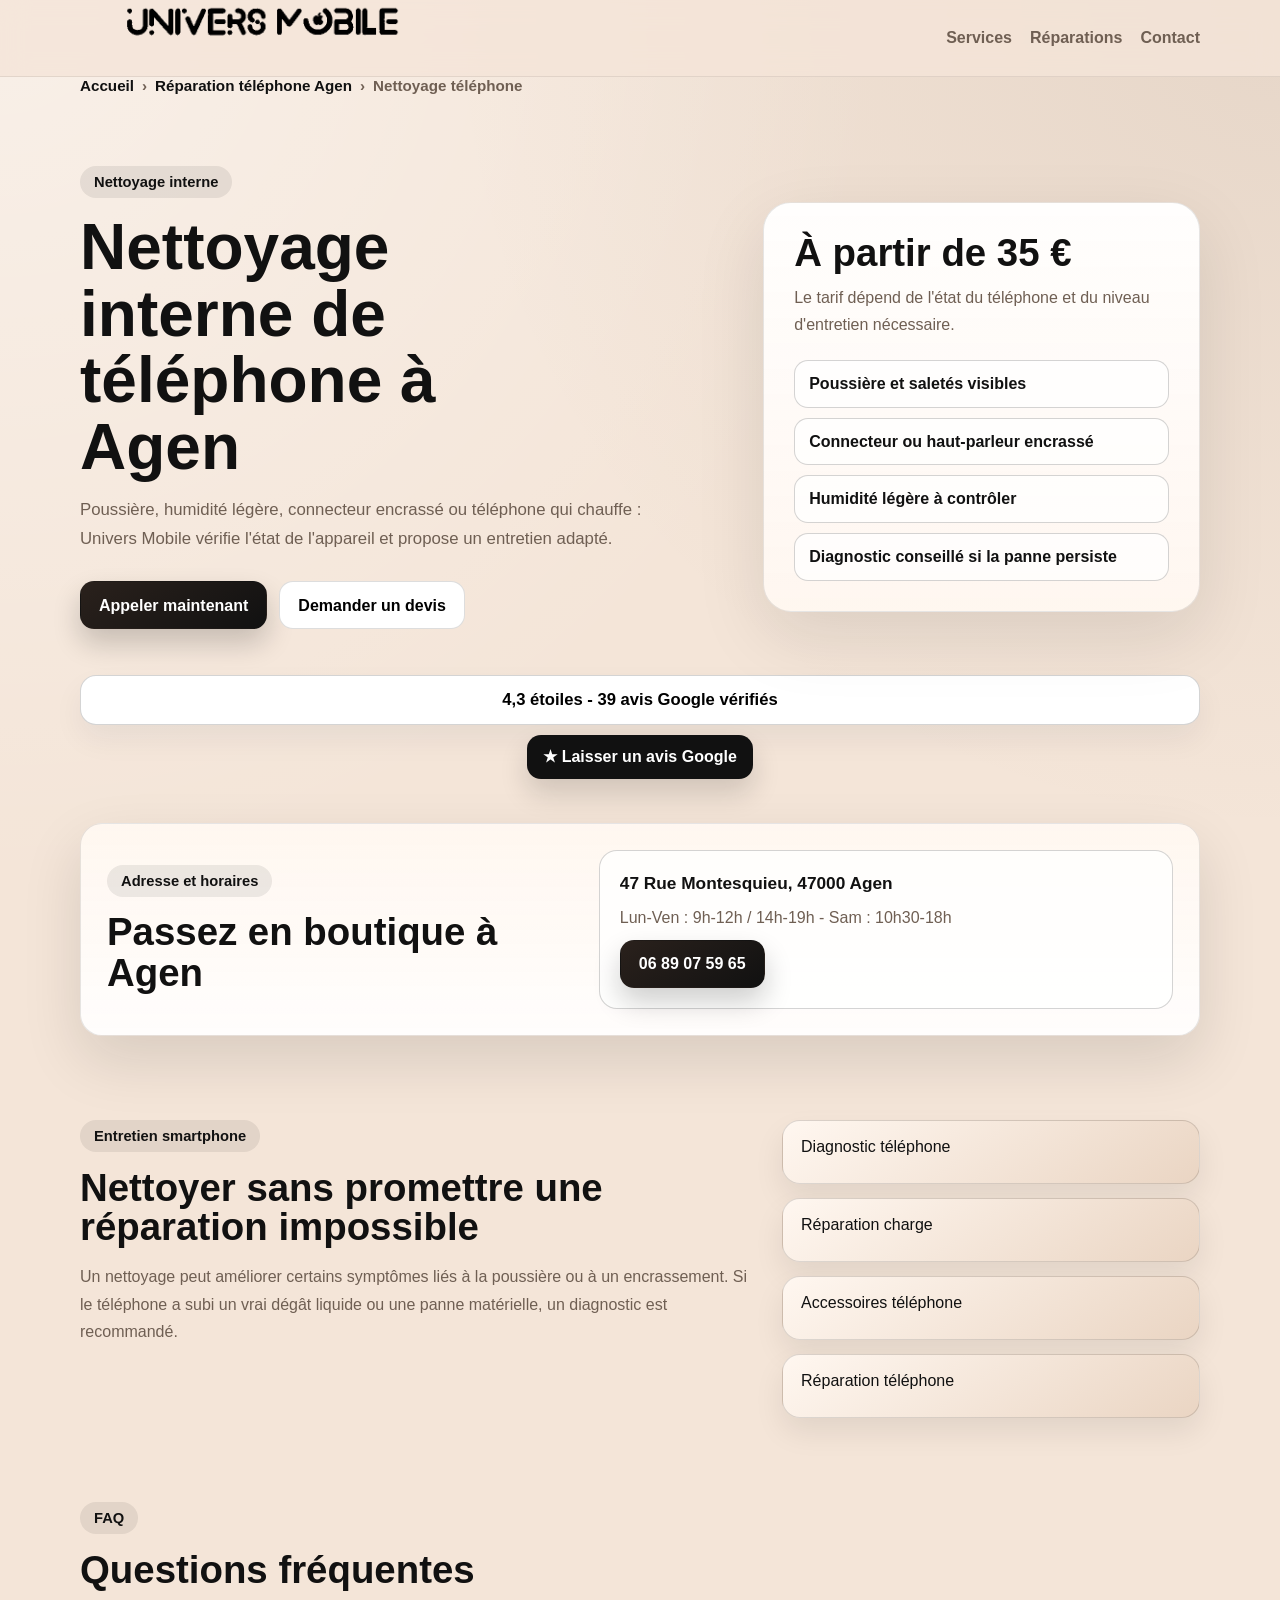
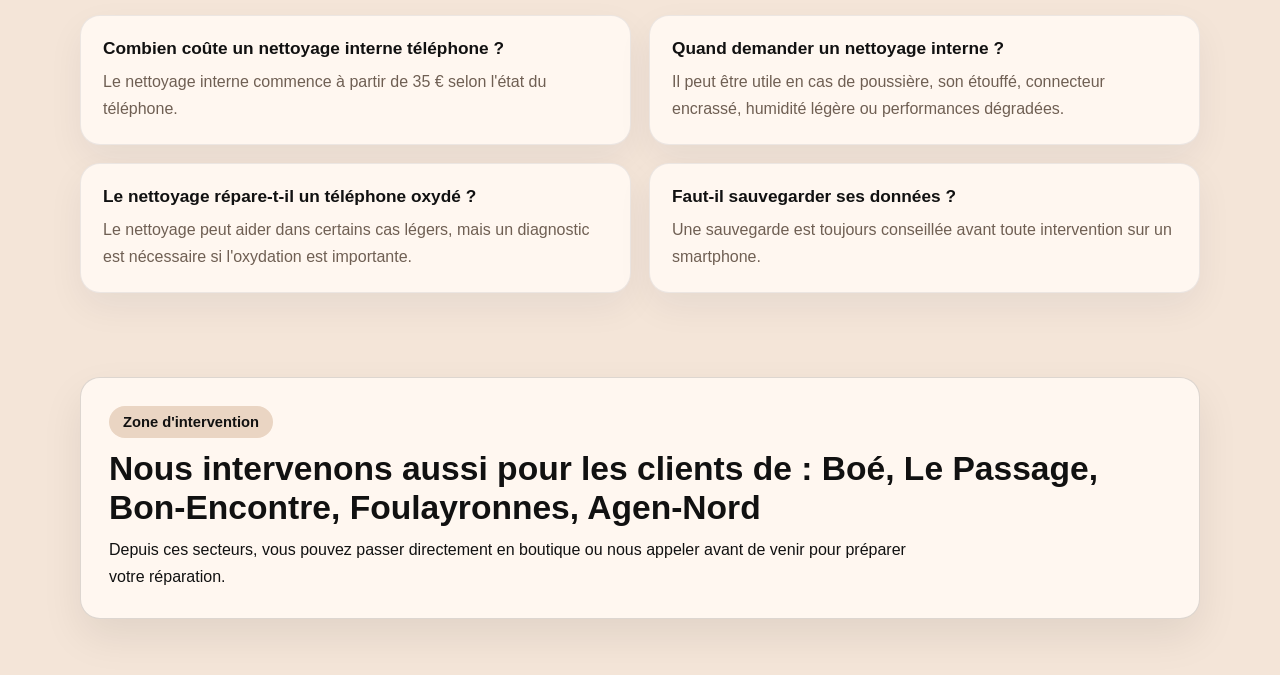
<file: nettoyage-telephone-agen.html>
<!doctype html>
<html lang="fr">
  <head>
    <meta charset="UTF-8" />
    <meta name="viewport" content="width=device-width, initial-scale=1.0" />
    <title>Nettoyage téléphone Agen dès 35€ | Univers Mobile</title>
    <meta name="description" content="Nettoyage interne de téléphone à Agen dès 35 € : poussière, humidité légère, haut-parleur, connecteur et performances dégradées." />
    <link rel="canonical" href="https://univers-mobile.store/nettoyage-telephone-agen.html" />
    <meta property="og:type" content="website" />
    <meta property="og:locale" content="fr_FR" />
    <meta property="og:title" content="Nettoyage téléphone Agen dès 35 € | Univers Mobile" />
    <meta property="og:description" content="Entretien interne smartphone pour poussière, humidité légère et performances dégradées." />
    <meta property="og:url" content="https://univers-mobile.store/nettoyage-telephone-agen.html" />
    <meta property="og:image" content="https://univers-mobile.store/logo.png" />
    <meta name="twitter:card" content="summary_large_image" />
    <meta name="twitter:title" content="Nettoyage téléphone Agen dès 35 € | Univers Mobile" />
    <meta name="twitter:description" content="Nettoyage interne smartphone à Agen chez Univers Mobile." />
    <meta name="twitter:image" content="https://univers-mobile.store/logo.png" />
    <link rel="icon" type="image/png" href="/favicon.png" />
    <link rel="preload" as="image" href="./logo-header.png" />
    <link rel="stylesheet" href="./styles.css?v=20260509-3" />
    <script defer type="application/ld+json">
      {
        "@context": "https://schema.org",
        "@graph": [
          {
            "@type": "LocalBusiness",
            "@id": "https://univers-mobile.store/#business",
            "name": "Univers Mobile",
            "url": "https://univers-mobile.store/",
            "image": "https://univers-mobile.store/logo.png",
            "telephone": "0689075965",
            "address": { "@type": "PostalAddress", "streetAddress": "47 Rue Montesquieu", "postalCode": "47000", "addressLocality": "Agen", "addressCountry": "FR" },
            "openingHours": ["Mo-Fr 09:00-12:00", "Mo-Fr 14:00-19:00", "Sa 10:30-18:00"],
            "aggregateRating": { "@type": "AggregateRating", "ratingValue": "4.3", "reviewCount": "39" }
          },
          {
            "@type": "Service",
            "@id": "https://univers-mobile.store/nettoyage-telephone-agen.html#service",
            "name": "Nettoyage interne téléphone à Agen",
            "serviceType": "Nettoyage et entretien smartphone",
            "description": "Entretien interne pour poussière, humidité légère, connecteur encrassé ou performances dégradées.",
            "provider": { "@id": "https://univers-mobile.store/#business" },
            "areaServed": ["Agen", "Boé", "Le Passage", "Bon-Encontre", "Foulayronnes"],
            "offers": { "@type": "Offer", "priceCurrency": "EUR", "price": "35", "description": "Nettoyage interne téléphone à partir de 35 € selon l'état de l'appareil." }
          },
          {
            "@type": "BreadcrumbList",
            "@id": "https://univers-mobile.store/nettoyage-telephone-agen.html#breadcrumb",
            "itemListElement": [
              { "@type": "ListItem", "position": 1, "name": "Accueil", "item": "https://univers-mobile.store/" },
              { "@type": "ListItem", "position": 2, "name": "Réparation téléphone Agen", "item": "https://univers-mobile.store/reparation-telephone-agen.html" },
              { "@type": "ListItem", "position": 3, "name": "Nettoyage téléphone", "item": "https://univers-mobile.store/nettoyage-telephone-agen.html" }
            ]
          },
          {
            "@type": "FAQPage",
            "@id": "https://univers-mobile.store/nettoyage-telephone-agen.html#faq",
            "mainEntity": [
              { "@type": "Question", "name": "Combien coûte un nettoyage interne téléphone ?", "acceptedAnswer": { "@type": "Answer", "text": "Le nettoyage interne commence à partir de 35 € selon l'état du téléphone." } },
              { "@type": "Question", "name": "Quand demander un nettoyage interne ?", "acceptedAnswer": { "@type": "Answer", "text": "Il peut être utile en cas de poussière, son étouffé, connecteur encrassé, humidité légère ou performances dégradées." } },
              { "@type": "Question", "name": "Le nettoyage répare-t-il un téléphone oxydé ?", "acceptedAnswer": { "@type": "Answer", "text": "Le nettoyage peut aider dans certains cas légers, mais un diagnostic est nécessaire si l'oxydation est importante." } },
              { "@type": "Question", "name": "Faut-il sauvegarder ses données ?", "acceptedAnswer": { "@type": "Answer", "text": "Une sauvegarde est toujours conseillée avant toute intervention sur un smartphone." } }
            ]
          }
        ]
      }
    </script>
  </head>
  <body>
    <header class="site-header">
      <div class="container nav">
        <a class="brand" href="./index.html#accueil" aria-label="Univers Mobile accueil">
          <span class="brand-mark brand-mark-image">
            <img src="./logo-header.png" alt="Logo Univers Mobile" width="720" height="150" />
          </span>
        </a>
        <nav aria-label="Navigation principale">
          <a href="./index.html#services">Services</a>
          <a href="./index.html#reparations">Réparations</a>
          <a href="./index.html#contact">Contact</a>
        </nav>
      </div>
    </header>

    <main>
      <nav class="breadcrumb" aria-label="Fil d'Ariane">
        <div class="container">
          <a href="./index.html">Accueil</a>
          <span aria-hidden="true">›</span>
          <a href="./reparation-telephone-agen.html">Réparation téléphone Agen</a>
          <span aria-hidden="true">›</span>
          <span>Nettoyage téléphone</span>
        </div>
      </nav>

      <section class="hero service-page-hero compact-service-hero">
        <div class="container hero-grid">
          <div class="hero-copy">
            <span class="eyebrow">Nettoyage interne</span>
            <h1>Nettoyage interne de téléphone à Agen</h1>
            <p>Poussière, humidité légère, connecteur encrassé ou téléphone qui chauffe : Univers Mobile vérifie l'état de l'appareil et propose un entretien adapté.</p>
            <div class="hero-actions">
              <a class="btn btn-primary" href="tel:+33689075965">Appeler maintenant</a>
              <a class="btn btn-secondary" href="./index.html#contact">Demander un devis</a>
            </div>
          </div>
          <div class="hero-panel service-summary">
            <h2>À partir de 35 €</h2>
            <p>Le tarif dépend de l'état du téléphone et du niveau d'entretien nécessaire.</p>
            <ul class="service-list">
              <li>Poussière et saletés visibles</li>
              <li>Connecteur ou haut-parleur encrassé</li>
              <li>Humidité légère à contrôler</li>
              <li>Diagnostic conseillé si la panne persiste</li>
            </ul>
          </div>
        </div>
      </section>

      <section class="reviews-strip" aria-label="Avis clients Google">
        <div class="container">
          <p>4,3 étoiles - 39 avis Google vérifiés</p>
          <a class="review-button" href="https://tinyurl.com/2s3ryzzk" target="_blank" rel="noopener">&#9733; Laisser un avis Google</a>
        </div>
      </section>

      <section class="section service-contact-section">
        <div class="container service-contact-card">
          <div>
            <span class="eyebrow">Adresse et horaires</span>
            <h2>Passez en boutique à Agen</h2>
          </div>
          <address class="service-contact-details">
            <strong>47 Rue Montesquieu, 47000 Agen</strong>
            <span>Lun-Ven : 9h-12h / 14h-19h - Sam : 10h30-18h</span>
            <a class="btn btn-primary" href="tel:+33689075965">06 89 07 59 65</a>
          </address>
        </div>
      </section>

      <section class="section compact-service-section">
        <div class="container split-content">
          <div class="section-heading">
            <span class="eyebrow">Entretien smartphone</span>
            <h2>Nettoyer sans promettre une réparation impossible</h2>
            <p>Un nettoyage peut améliorer certains symptômes liés à la poussière ou à un encrassement. Si le téléphone a subi un vrai dégât liquide ou une panne matérielle, un diagnostic est recommandé.</p>
          </div>
          <div class="quick-links-grid">
            <a class="quick-link-card" href="./diagnostic-telephone-agen.html">Diagnostic téléphone</a>
            <a class="quick-link-card" href="./reparation-connecteur-charge-agen.html">Réparation charge</a>
            <a class="quick-link-card" href="./accessoires-telephone-agen.html">Accessoires téléphone</a>
            <a class="quick-link-card" href="./reparation-telephone-agen.html">Réparation téléphone</a>
          </div>
        </div>
      </section>

      <section class="section service-faq-section">
        <div class="container">
          <div class="section-heading">
            <span class="eyebrow">FAQ</span>
            <h2>Questions fréquentes</h2>
          </div>
          <div class="faq-grid">
            <article class="faq-card">
              <h3>Combien coûte un nettoyage interne téléphone ?</h3>
              <p>Le nettoyage interne commence à partir de 35 € selon l'état du téléphone.</p>
            </article>
            <article class="faq-card">
              <h3>Quand demander un nettoyage interne ?</h3>
              <p>Il peut être utile en cas de poussière, son étouffé, connecteur encrassé, humidité légère ou performances dégradées.</p>
            </article>
            <article class="faq-card">
              <h3>Le nettoyage répare-t-il un téléphone oxydé ?</h3>
              <p>Le nettoyage peut aider dans certains cas légers, mais un diagnostic est nécessaire si l'oxydation est importante.</p>
            </article>
            <article class="faq-card">
              <h3>Faut-il sauvegarder ses données ?</h3>
              <p>Une sauvegarde est toujours conseillée avant toute intervention sur un smartphone.</p>
            </article>
          </div>
        </div>
      </section>

      <section class="section service-area-section">
        <div class="container service-area-card">
          <span class="eyebrow">Zone d'intervention</span>
          <h2>Nous intervenons aussi pour les clients de : Boé, Le Passage, Bon-Encontre, Foulayronnes, Agen-Nord</h2>
          <p>Depuis ces secteurs, vous pouvez passer directement en boutique ou nous appeler avant de venir pour préparer votre réparation.</p>
        </div>
      </section>
    </main>
  </body>
</html>
</file>
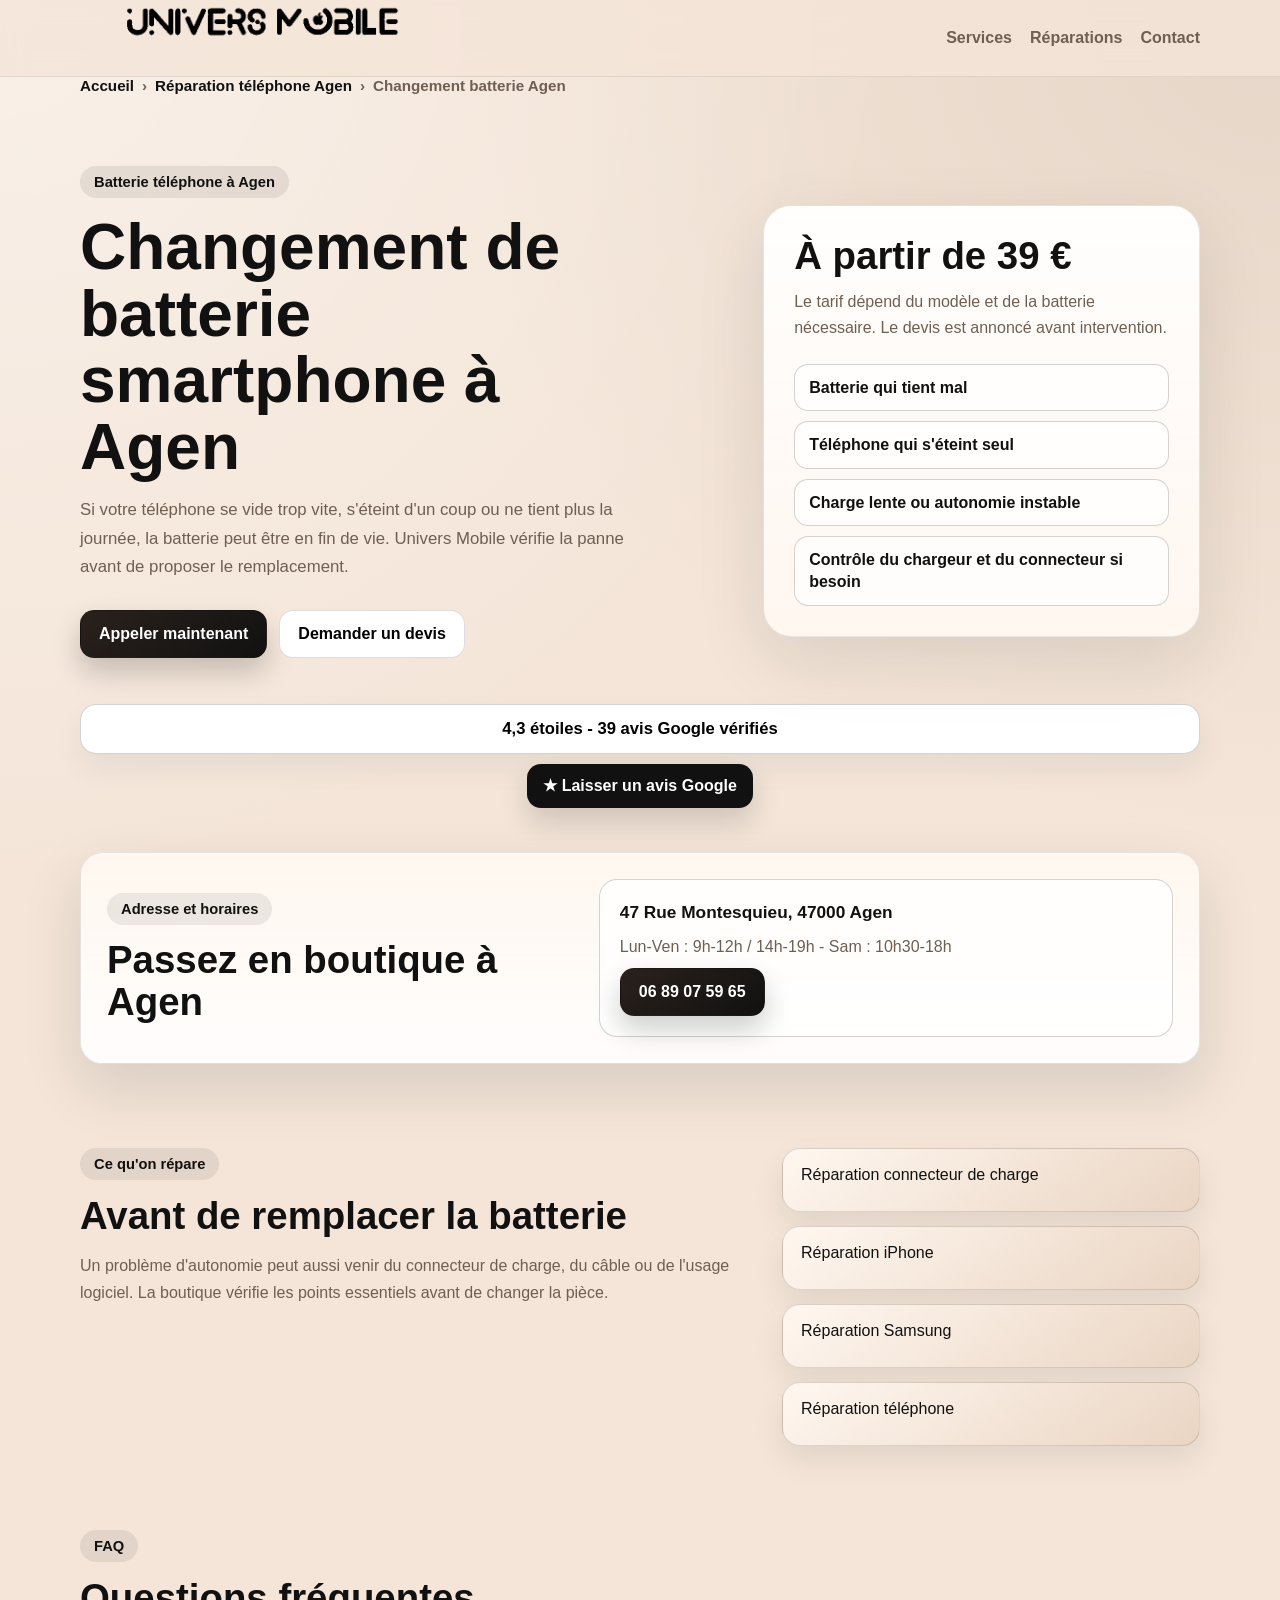
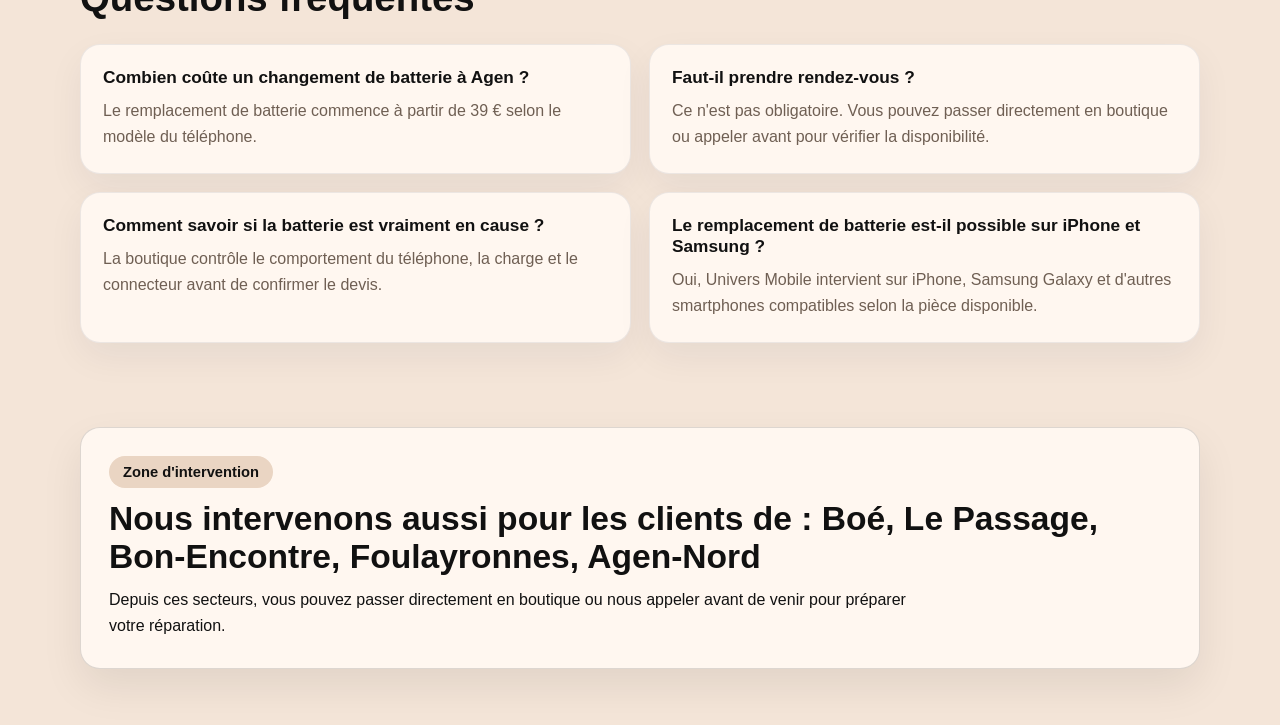
<file: reparation-batterie-agen.html>
<!doctype html>
<html lang="fr">
  <head>
    <meta charset="UTF-8" />
    <meta name="viewport" content="width=device-width, initial-scale=1.0" />
    <title>Changement batterie téléphone Agen dès 39€ | Univers Mobile</title>
    <meta name="description" content="Changement de batterie de téléphone à Agen dès 39 € : smartphone qui se décharge vite, s'éteint seul ou charge mal." />
    <link rel="canonical" href="https://univers-mobile.store/reparation-batterie-agen.html" />
    <meta property="og:type" content="website" />
    <meta property="og:locale" content="fr_FR" />
    <meta property="og:title" content="Changement batterie téléphone Agen dès 39 € | Univers Mobile" />
    <meta property="og:description" content="Changement de batterie de téléphone à Agen dès 39 € : autonomie faible, charge lente ou téléphone qui s'éteint." />
    <meta property="og:url" content="https://univers-mobile.store/reparation-batterie-agen.html" />
    <meta property="og:image" content="https://univers-mobile.store/logo.png" />
    <meta name="twitter:card" content="summary_large_image" />
    <meta name="twitter:title" content="Changement batterie téléphone Agen dès 39 € | Univers Mobile" />
    <meta name="twitter:description" content="Changement de batterie de téléphone à Agen dès 39 € chez Univers Mobile." />
    <meta name="twitter:image" content="https://univers-mobile.store/logo.png" />
    <link rel="icon" type="image/png" href="/favicon.png" />
    <link rel="preload" as="image" href="./logo-header.png" />
    <link rel="stylesheet" href="./styles.css?v=20260509-3" />
    <script defer type="application/ld+json">
      {
        "@context": "https://schema.org",
        "@graph": [
          {
            "@type": "LocalBusiness",
            "@id": "https://univers-mobile.store/#business",
            "name": "Univers Mobile",
            "url": "https://univers-mobile.store/",
            "image": "https://univers-mobile.store/logo.png",
            "telephone": "0689075965",
            "address": { "@type": "PostalAddress", "streetAddress": "47 Rue Montesquieu", "postalCode": "47000", "addressLocality": "Agen", "addressCountry": "FR" },
            "openingHours": ["Mo-Fr 09:00-12:00", "Mo-Fr 14:00-19:00", "Sa 10:30-18:00"],
            "aggregateRating": { "@type": "AggregateRating", "ratingValue": "4.3", "reviewCount": "39" }
          },
          {
            "@type": "Service",
            "@id": "https://univers-mobile.store/reparation-batterie-agen.html#service",
            "name": "Changement batterie téléphone à Agen",
            "serviceType": "Changement de batterie de téléphone",
            "description": "Remplacement de batterie pour smartphone qui se décharge vite, s'éteint seul ou charge mal.",
            "provider": { "@id": "https://univers-mobile.store/#business" },
            "areaServed": ["Agen", "Boé", "Le Passage", "Bon-Encontre", "Foulayronnes"],
            "offers": { "@type": "Offer", "priceCurrency": "EUR", "price": "39", "description": "Changement de batterie dès 39 € selon le modèle." }
          },
          {
            "@type": "BreadcrumbList",
            "@id": "https://univers-mobile.store/reparation-batterie-agen.html#breadcrumb",
            "itemListElement": [
              { "@type": "ListItem", "position": 1, "name": "Accueil", "item": "https://univers-mobile.store/" },
              { "@type": "ListItem", "position": 2, "name": "Réparation téléphone Agen", "item": "https://univers-mobile.store/reparation-telephone-agen.html" },
              { "@type": "ListItem", "position": 3, "name": "Changement batterie Agen", "item": "https://univers-mobile.store/reparation-batterie-agen.html" }
            ]
          },
          {
            "@type": "FAQPage",
            "@id": "https://univers-mobile.store/reparation-batterie-agen.html#faq",
            "mainEntity": [
              { "@type": "Question", "name": "Combien coûte un changement de batterie à Agen ?", "acceptedAnswer": { "@type": "Answer", "text": "Le remplacement de batterie commence à partir de 39 € selon le modèle du téléphone." } },
              { "@type": "Question", "name": "Faut-il prendre rendez-vous ?", "acceptedAnswer": { "@type": "Answer", "text": "Ce n'est pas obligatoire. Vous pouvez passer directement en boutique ou appeler avant pour vérifier la disponibilité." } },
              { "@type": "Question", "name": "Comment savoir si la batterie est vraiment en cause ?", "acceptedAnswer": { "@type": "Answer", "text": "La boutique contrôle le comportement du téléphone, la charge et le connecteur avant de confirmer le devis." } },
              { "@type": "Question", "name": "Le remplacement de batterie est-il possible sur iPhone et Samsung ?", "acceptedAnswer": { "@type": "Answer", "text": "Oui, Univers Mobile intervient sur iPhone, Samsung Galaxy et d'autres smartphones compatibles selon la pièce disponible." } }
            ]
          }
        ]
      }
    </script>
  </head>
  <body>
    <header class="site-header">
      <div class="container nav">
        <a class="brand" href="./index.html#accueil" aria-label="Univers Mobile accueil">
          <span class="brand-mark brand-mark-image">
            <img src="./logo-header.png" alt="Logo Univers Mobile" width="720" height="150" />
          </span>
        </a>
        <nav aria-label="Navigation principale">
          <a href="./index.html#services">Services</a>
          <a href="./index.html#reparations">Réparations</a>
          <a href="./index.html#contact">Contact</a>
        </nav>
      </div>
    </header>

    <main>
      <nav class="breadcrumb" aria-label="Fil d'Ariane">
        <div class="container">
          <a href="./index.html">Accueil</a>
          <span aria-hidden="true">›</span>
          <a href="./reparation-telephone-agen.html">Réparation téléphone Agen</a>
          <span aria-hidden="true">›</span>
          <span>Changement batterie Agen</span>
        </div>
      </nav>

      <section class="hero service-page-hero compact-service-hero">
        <div class="container hero-grid">
          <div class="hero-copy">
            <span class="eyebrow">Batterie téléphone à Agen</span>
            <h1>Changement de batterie smartphone à Agen</h1>
            <p>Si votre téléphone se vide trop vite, s'éteint d'un coup ou ne tient plus la journée, la batterie peut être en fin de vie. Univers Mobile vérifie la panne avant de proposer le remplacement.</p>
            <div class="hero-actions">
              <a class="btn btn-primary" href="tel:+33689075965">Appeler maintenant</a>
              <a class="btn btn-secondary" href="./index.html#contact">Demander un devis</a>
            </div>
          </div>
          <div class="hero-panel service-summary">
            <h2>À partir de 39 €</h2>
            <p>Le tarif dépend du modèle et de la batterie nécessaire. Le devis est annoncé avant intervention.</p>
            <ul class="service-list">
              <li>Batterie qui tient mal</li>
              <li>Téléphone qui s'éteint seul</li>
              <li>Charge lente ou autonomie instable</li>
              <li>Contrôle du chargeur et du connecteur si besoin</li>
            </ul>
          </div>
        </div>
      </section>

      <section class="reviews-strip" aria-label="Avis clients Google">
        <div class="container">
          <p>4,3 étoiles - 39 avis Google vérifiés</p>
          <a class="review-button" href="https://tinyurl.com/2s3ryzzk" target="_blank" rel="noopener">&#9733; Laisser un avis Google</a>
        </div>
      </section>

      <section class="section service-contact-section">
        <div class="container service-contact-card">
          <div>
            <span class="eyebrow">Adresse et horaires</span>
            <h2>Passez en boutique à Agen</h2>
          </div>
          <address class="service-contact-details">
            <strong>47 Rue Montesquieu, 47000 Agen</strong>
            <span>Lun-Ven : 9h-12h / 14h-19h - Sam : 10h30-18h</span>
            <a class="btn btn-primary" href="tel:+33689075965">06 89 07 59 65</a>
          </address>
        </div>
      </section>

      <section class="section compact-service-section">
        <div class="container split-content">
          <div class="section-heading">
            <span class="eyebrow">Ce qu'on répare</span>
            <h2>Avant de remplacer la batterie</h2>
            <p>Un problème d'autonomie peut aussi venir du connecteur de charge, du câble ou de l'usage logiciel. La boutique vérifie les points essentiels avant de changer la pièce.</p>
          </div>
          <div class="quick-links-grid">
            <a class="quick-link-card" href="./reparation-connecteur-charge-agen.html">Réparation connecteur de charge</a>
            <a class="quick-link-card" href="./reparation-iphone-agen.html">Réparation iPhone</a>
            <a class="quick-link-card" href="./reparation-samsung-agen.html">Réparation Samsung</a>
            <a class="quick-link-card" href="./reparation-telephone-agen.html">Réparation téléphone</a>
          </div>
        </div>
      </section>

      <section class="section service-faq-section">
        <div class="container">
          <div class="section-heading">
            <span class="eyebrow">FAQ</span>
            <h2>Questions fréquentes</h2>
          </div>
          <div class="faq-grid">
            <article class="faq-card">
              <h3>Combien coûte un changement de batterie à Agen ?</h3>
              <p>Le remplacement de batterie commence à partir de 39 € selon le modèle du téléphone.</p>
            </article>
            <article class="faq-card">
              <h3>Faut-il prendre rendez-vous ?</h3>
              <p>Ce n'est pas obligatoire. Vous pouvez passer directement en boutique ou appeler avant pour vérifier la disponibilité.</p>
            </article>
            <article class="faq-card">
              <h3>Comment savoir si la batterie est vraiment en cause ?</h3>
              <p>La boutique contrôle le comportement du téléphone, la charge et le connecteur avant de confirmer le devis.</p>
            </article>
            <article class="faq-card">
              <h3>Le remplacement de batterie est-il possible sur iPhone et Samsung ?</h3>
              <p>Oui, Univers Mobile intervient sur iPhone, Samsung Galaxy et d'autres smartphones compatibles selon la pièce disponible.</p>
            </article>
          </div>
        </div>
      </section>
      <section class="section service-area-section">
        <div class="container service-area-card">
          <span class="eyebrow">Zone d'intervention</span>
          <h2>Nous intervenons aussi pour les clients de : Boé, Le Passage, Bon-Encontre, Foulayronnes, Agen-Nord</h2>
          <p>Depuis ces secteurs, vous pouvez passer directement en boutique ou nous appeler avant de venir pour préparer votre réparation.</p>
        </div>
      </section>
    </main>
  </body>
</html>
</file>
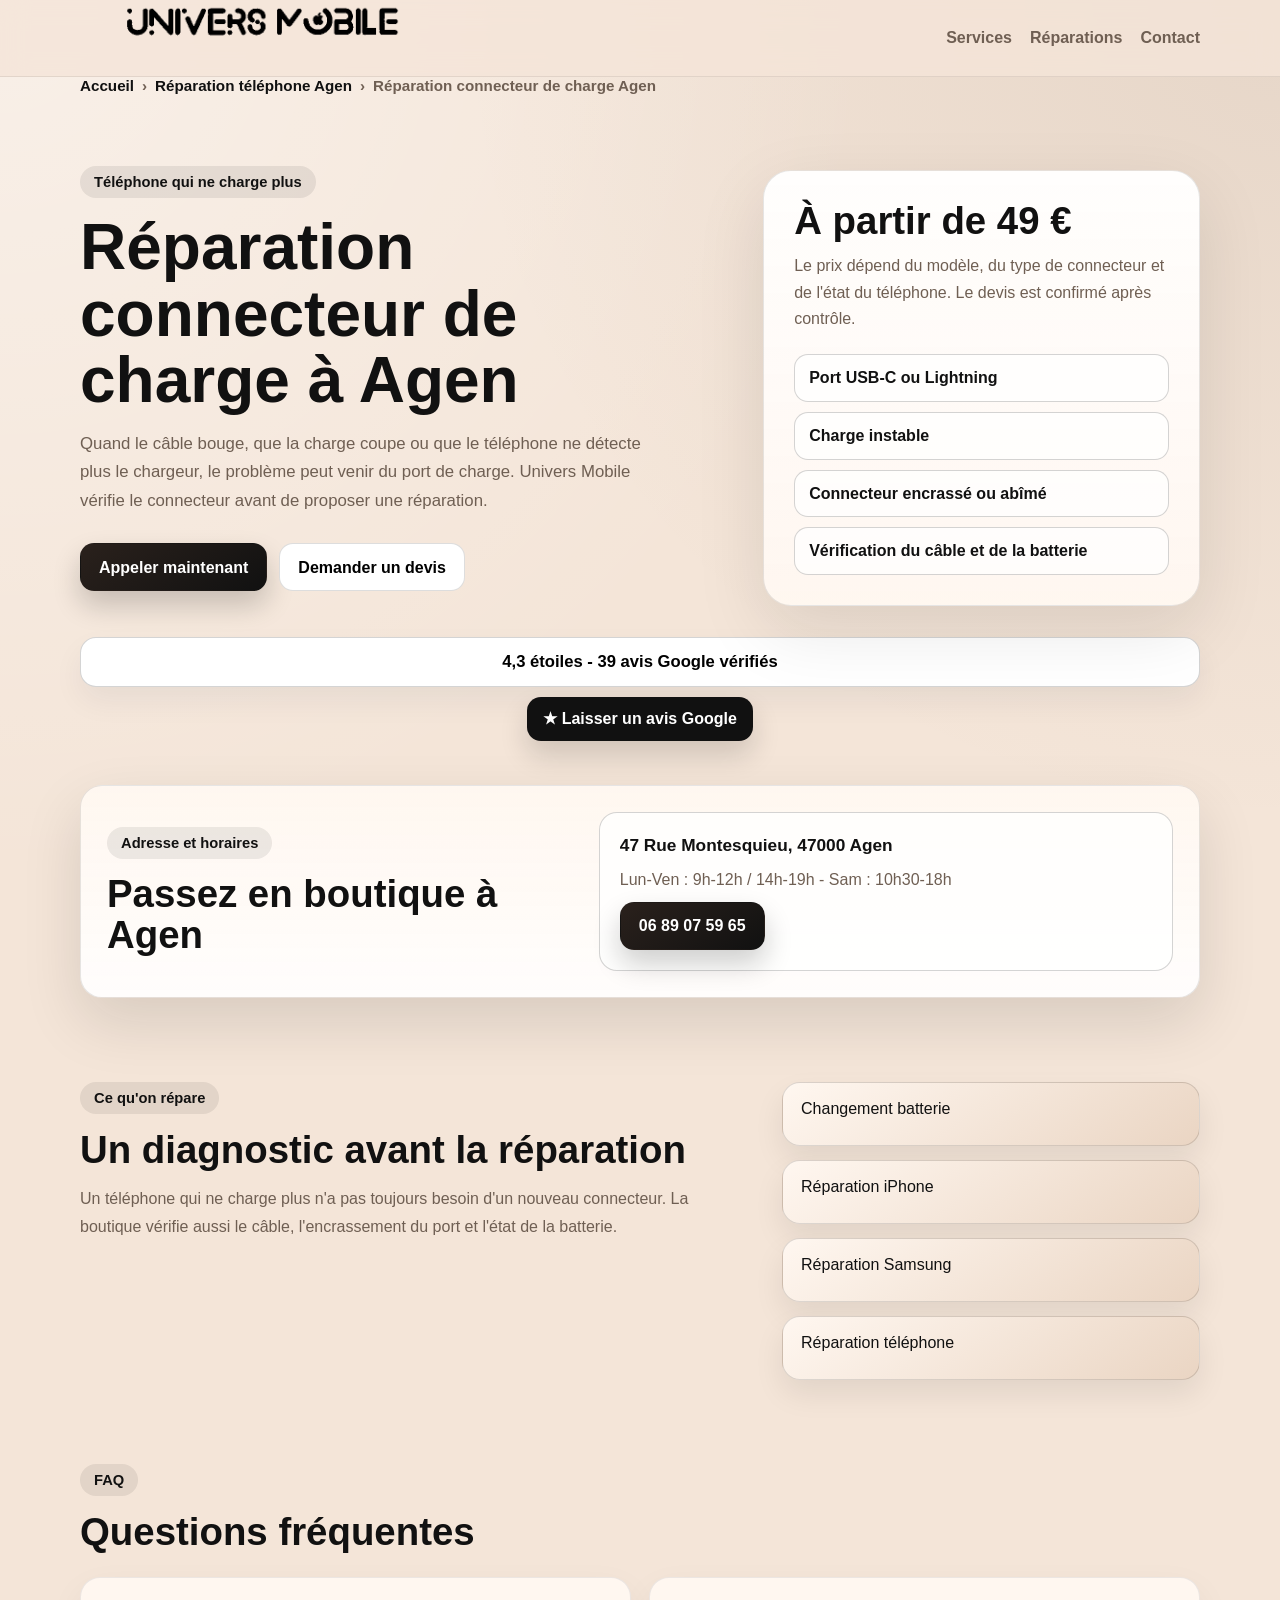
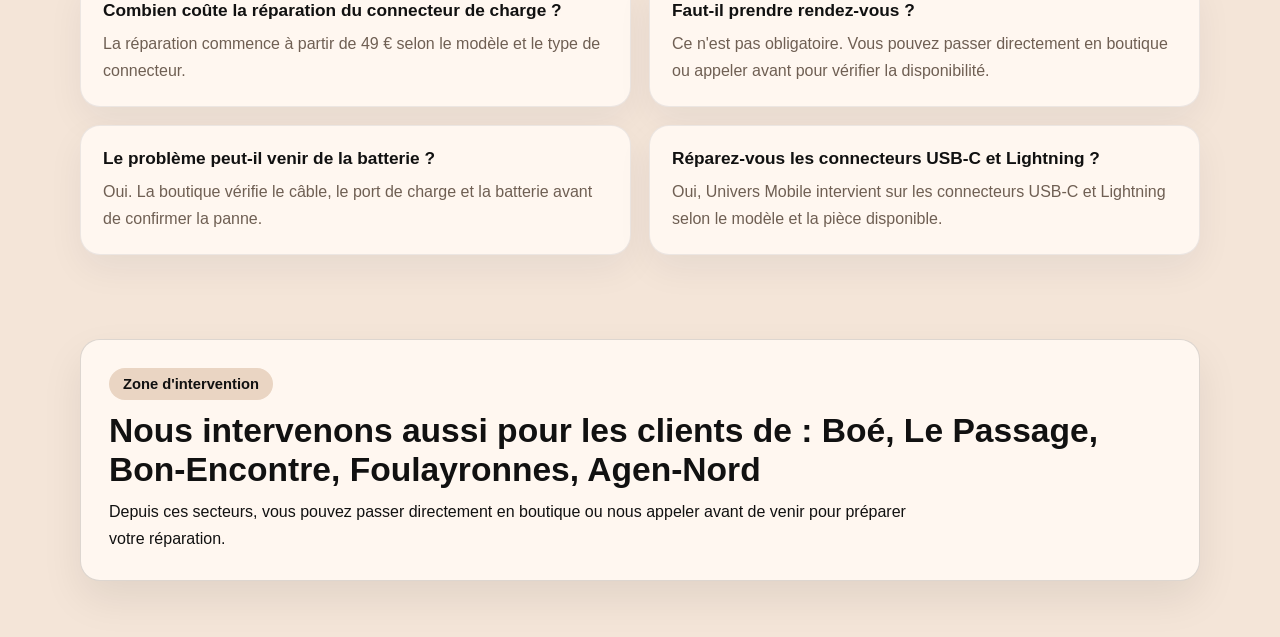
<file: reparation-connecteur-charge-agen.html>
<!doctype html>
<html lang="fr">
  <head>
    <meta charset="UTF-8" />
    <meta name="viewport" content="width=device-width, initial-scale=1.0" />
    <title>Réparation connecteur charge Agen dès 49€ | Univers Mobile</title>
    <meta name="description" content="Réparation de connecteur de charge à Agen dès 49 € : USB-C, Lightning, charge instable ou téléphone qui ne charge plus." />
    <link rel="canonical" href="https://univers-mobile.store/reparation-connecteur-charge-agen.html" />
    <meta property="og:type" content="website" />
    <meta property="og:locale" content="fr_FR" />
    <meta property="og:title" content="Réparation connecteur de charge Agen dès 49 € | Univers Mobile" />
    <meta property="og:description" content="Réparation de connecteur de charge à Agen dès 49 € : USB-C, Lightning, charge instable ou téléphone qui ne charge plus." />
    <meta property="og:url" content="https://univers-mobile.store/reparation-connecteur-charge-agen.html" />
    <meta property="og:image" content="https://univers-mobile.store/logo.png" />
    <meta name="twitter:card" content="summary_large_image" />
    <meta name="twitter:title" content="Réparation connecteur de charge Agen dès 49 € | Univers Mobile" />
    <meta name="twitter:description" content="Réparation USB-C ou Lightning à Agen dès 49 € chez Univers Mobile." />
    <meta name="twitter:image" content="https://univers-mobile.store/logo.png" />
    <link rel="icon" type="image/png" href="/favicon.png" />
    <link rel="preload" as="image" href="./logo-header.png" />
    <link rel="stylesheet" href="./styles.css?v=20260509-3" />
    <script defer type="application/ld+json">
      {
        "@context": "https://schema.org",
        "@graph": [
          {
            "@type": "LocalBusiness",
            "@id": "https://univers-mobile.store/#business",
            "name": "Univers Mobile",
            "url": "https://univers-mobile.store/",
            "image": "https://univers-mobile.store/logo.png",
            "telephone": "0689075965",
            "address": { "@type": "PostalAddress", "streetAddress": "47 Rue Montesquieu", "postalCode": "47000", "addressLocality": "Agen", "addressCountry": "FR" },
            "openingHours": ["Mo-Fr 09:00-12:00", "Mo-Fr 14:00-19:00", "Sa 10:30-18:00"],
            "aggregateRating": { "@type": "AggregateRating", "ratingValue": "4.3", "reviewCount": "39" }
          },
          {
            "@type": "Service",
            "@id": "https://univers-mobile.store/reparation-connecteur-charge-agen.html#service",
            "name": "Réparation connecteur de charge à Agen",
            "serviceType": "Réparation de connecteur de charge",
            "description": "Diagnostic et réparation de port USB-C ou Lightning pour téléphone qui charge mal ou ne charge plus.",
            "provider": { "@id": "https://univers-mobile.store/#business" },
            "areaServed": ["Agen", "Boé", "Le Passage", "Bon-Encontre", "Foulayronnes"],
            "offers": { "@type": "Offer", "priceCurrency": "EUR", "price": "49", "description": "Réparation de connecteur de charge dès 49 € selon le modèle." }
          },
          {
            "@type": "BreadcrumbList",
            "@id": "https://univers-mobile.store/reparation-connecteur-charge-agen.html#breadcrumb",
            "itemListElement": [
              { "@type": "ListItem", "position": 1, "name": "Accueil", "item": "https://univers-mobile.store/" },
              { "@type": "ListItem", "position": 2, "name": "Réparation téléphone Agen", "item": "https://univers-mobile.store/reparation-telephone-agen.html" },
              { "@type": "ListItem", "position": 3, "name": "Réparation connecteur de charge Agen", "item": "https://univers-mobile.store/reparation-connecteur-charge-agen.html" }
            ]
          },
          {
            "@type": "FAQPage",
            "@id": "https://univers-mobile.store/reparation-connecteur-charge-agen.html#faq",
            "mainEntity": [
              { "@type": "Question", "name": "Combien coûte la réparation du connecteur de charge ?", "acceptedAnswer": { "@type": "Answer", "text": "La réparation commence à partir de 49 € selon le modèle et le type de connecteur." } },
              { "@type": "Question", "name": "Faut-il prendre rendez-vous ?", "acceptedAnswer": { "@type": "Answer", "text": "Ce n'est pas obligatoire. Vous pouvez passer directement en boutique ou appeler avant pour vérifier la disponibilité." } },
              { "@type": "Question", "name": "Le problème peut-il venir de la batterie ?", "acceptedAnswer": { "@type": "Answer", "text": "Oui. La boutique vérifie le câble, le port de charge et la batterie avant de confirmer la panne." } },
              { "@type": "Question", "name": "Réparez-vous les connecteurs USB-C et Lightning ?", "acceptedAnswer": { "@type": "Answer", "text": "Oui, Univers Mobile intervient sur les connecteurs USB-C et Lightning selon le modèle et la pièce disponible." } }
            ]
          }
        ]
      }
    </script>
  </head>
  <body>
    <header class="site-header">
      <div class="container nav">
        <a class="brand" href="./index.html#accueil" aria-label="Univers Mobile accueil">
          <span class="brand-mark brand-mark-image">
            <img src="./logo-header.png" alt="Logo Univers Mobile" width="720" height="150" />
          </span>
        </a>
        <nav aria-label="Navigation principale">
          <a href="./index.html#services">Services</a>
          <a href="./index.html#reparations">Réparations</a>
          <a href="./index.html#contact">Contact</a>
        </nav>
      </div>
    </header>

    <main>
      <nav class="breadcrumb" aria-label="Fil d'Ariane">
        <div class="container">
          <a href="./index.html">Accueil</a>
          <span aria-hidden="true">›</span>
          <a href="./reparation-telephone-agen.html">Réparation téléphone Agen</a>
          <span aria-hidden="true">›</span>
          <span>Réparation connecteur de charge Agen</span>
        </div>
      </nav>

      <section class="hero service-page-hero compact-service-hero">
        <div class="container hero-grid">
          <div class="hero-copy">
            <span class="eyebrow">Téléphone qui ne charge plus</span>
            <h1>Réparation connecteur de charge à Agen</h1>
            <p>Quand le câble bouge, que la charge coupe ou que le téléphone ne détecte plus le chargeur, le problème peut venir du port de charge. Univers Mobile vérifie le connecteur avant de proposer une réparation.</p>
            <div class="hero-actions">
              <a class="btn btn-primary" href="tel:+33689075965">Appeler maintenant</a>
              <a class="btn btn-secondary" href="./index.html#contact">Demander un devis</a>
            </div>
          </div>
          <div class="hero-panel service-summary">
            <h2>À partir de 49 €</h2>
            <p>Le prix dépend du modèle, du type de connecteur et de l'état du téléphone. Le devis est confirmé après contrôle.</p>
            <ul class="service-list">
              <li>Port USB-C ou Lightning</li>
              <li>Charge instable</li>
              <li>Connecteur encrassé ou abîmé</li>
              <li>Vérification du câble et de la batterie</li>
            </ul>
          </div>
        </div>
      </section>

      <section class="reviews-strip" aria-label="Avis clients Google">
        <div class="container">
          <p>4,3 étoiles - 39 avis Google vérifiés</p>
          <a class="review-button" href="https://tinyurl.com/2s3ryzzk" target="_blank" rel="noopener">&#9733; Laisser un avis Google</a>
        </div>
      </section>

      <section class="section service-contact-section">
        <div class="container service-contact-card">
          <div>
            <span class="eyebrow">Adresse et horaires</span>
            <h2>Passez en boutique à Agen</h2>
          </div>
          <address class="service-contact-details">
            <strong>47 Rue Montesquieu, 47000 Agen</strong>
            <span>Lun-Ven : 9h-12h / 14h-19h - Sam : 10h30-18h</span>
            <a class="btn btn-primary" href="tel:+33689075965">06 89 07 59 65</a>
          </address>
        </div>
      </section>

      <section class="section compact-service-section">
        <div class="container split-content">
          <div class="section-heading">
            <span class="eyebrow">Ce qu'on répare</span>
            <h2>Un diagnostic avant la réparation</h2>
            <p>Un téléphone qui ne charge plus n'a pas toujours besoin d'un nouveau connecteur. La boutique vérifie aussi le câble, l'encrassement du port et l'état de la batterie.</p>
          </div>
          <div class="quick-links-grid">
            <a class="quick-link-card" href="./reparation-batterie-agen.html">Changement batterie</a>
            <a class="quick-link-card" href="./reparation-iphone-agen.html">Réparation iPhone</a>
            <a class="quick-link-card" href="./reparation-samsung-agen.html">Réparation Samsung</a>
            <a class="quick-link-card" href="./reparation-telephone-agen.html">Réparation téléphone</a>
          </div>
        </div>
      </section>

      <section class="section service-faq-section">
        <div class="container">
          <div class="section-heading">
            <span class="eyebrow">FAQ</span>
            <h2>Questions fréquentes</h2>
          </div>
          <div class="faq-grid">
            <article class="faq-card">
              <h3>Combien coûte la réparation du connecteur de charge ?</h3>
              <p>La réparation commence à partir de 49 € selon le modèle et le type de connecteur.</p>
            </article>
            <article class="faq-card">
              <h3>Faut-il prendre rendez-vous ?</h3>
              <p>Ce n'est pas obligatoire. Vous pouvez passer directement en boutique ou appeler avant pour vérifier la disponibilité.</p>
            </article>
            <article class="faq-card">
              <h3>Le problème peut-il venir de la batterie ?</h3>
              <p>Oui. La boutique vérifie le câble, le port de charge et la batterie avant de confirmer la panne.</p>
            </article>
            <article class="faq-card">
              <h3>Réparez-vous les connecteurs USB-C et Lightning ?</h3>
              <p>Oui, Univers Mobile intervient sur les connecteurs USB-C et Lightning selon le modèle et la pièce disponible.</p>
            </article>
          </div>
        </div>
      </section>
      <section class="section service-area-section">
        <div class="container service-area-card">
          <span class="eyebrow">Zone d'intervention</span>
          <h2>Nous intervenons aussi pour les clients de : Boé, Le Passage, Bon-Encontre, Foulayronnes, Agen-Nord</h2>
          <p>Depuis ces secteurs, vous pouvez passer directement en boutique ou nous appeler avant de venir pour préparer votre réparation.</p>
        </div>
      </section>
    </main>
  </body>
</html>
</file>
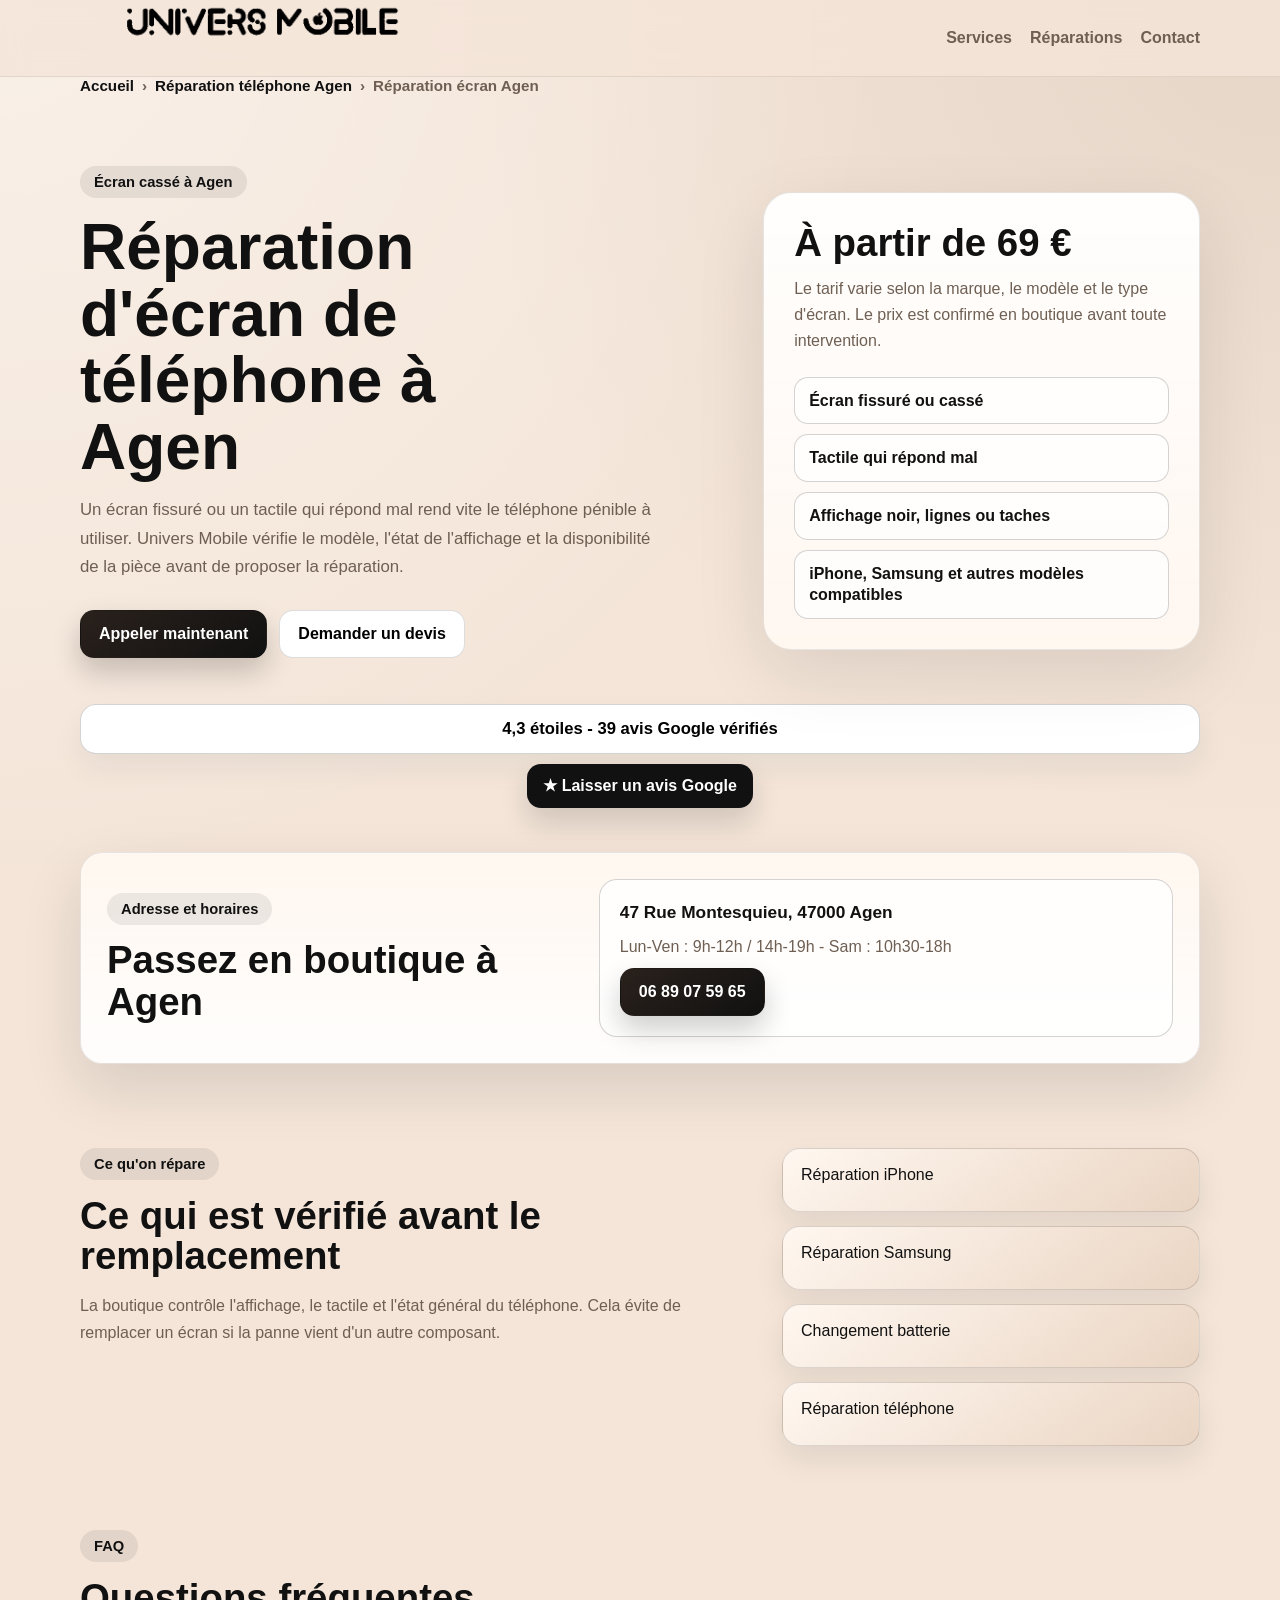
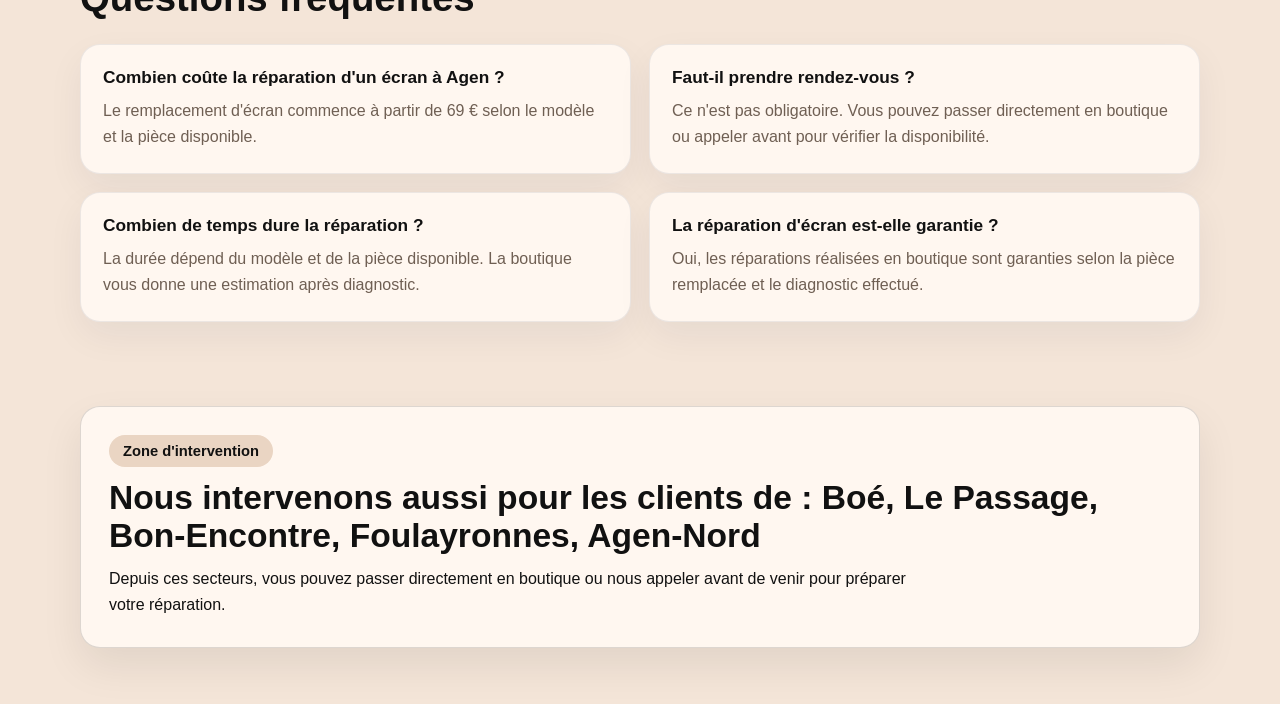
<file: reparation-ecran-agen.html>
<!doctype html>
<html lang="fr">
  <head>
    <meta charset="UTF-8" />
    <meta name="viewport" content="width=device-width, initial-scale=1.0" />
    <title>Réparation écran téléphone Agen dès 69€ | Univers Mobile</title>
    <meta name="description" content="Réparation d'écran de téléphone à Agen dès 69 € : écran cassé, tactile défectueux ou affichage abîmé chez Univers Mobile." />
    <link rel="canonical" href="https://univers-mobile.store/reparation-ecran-agen.html" />
    <meta property="og:type" content="website" />
    <meta property="og:locale" content="fr_FR" />
    <meta property="og:title" content="Réparation écran téléphone Agen dès 69 € | Univers Mobile" />
    <meta property="og:description" content="Réparation d'écran de téléphone à Agen dès 69 € : écran cassé, tactile défectueux ou affichage abîmé chez Univers Mobile." />
    <meta property="og:url" content="https://univers-mobile.store/reparation-ecran-agen.html" />
    <meta property="og:image" content="https://univers-mobile.store/logo.png" />
    <meta name="twitter:card" content="summary_large_image" />
    <meta name="twitter:title" content="Réparation écran téléphone Agen dès 69 € | Univers Mobile" />
    <meta name="twitter:description" content="Réparation d'écran de téléphone à Agen dès 69 € chez Univers Mobile." />
    <meta name="twitter:image" content="https://univers-mobile.store/logo.png" />
    <link rel="icon" type="image/png" href="/favicon.png" />
    <link rel="preload" as="image" href="./logo-header.png" />
    <link rel="stylesheet" href="./styles.css?v=20260509-3" />
    <script defer type="application/ld+json">
      {
        "@context": "https://schema.org",
        "@graph": [
          {
            "@type": "LocalBusiness",
            "@id": "https://univers-mobile.store/#business",
            "name": "Univers Mobile",
            "url": "https://univers-mobile.store/",
            "image": "https://univers-mobile.store/logo.png",
            "telephone": "0689075965",
            "address": {
              "@type": "PostalAddress",
              "streetAddress": "47 Rue Montesquieu",
              "postalCode": "47000",
              "addressLocality": "Agen",
              "addressCountry": "FR"
            },
            "openingHours": ["Mo-Fr 09:00-12:00", "Mo-Fr 14:00-19:00", "Sa 10:30-18:00"],
            "aggregateRating": {
              "@type": "AggregateRating",
              "ratingValue": "4.3",
              "reviewCount": "39"
            }
          },
          {
            "@type": "Service",
            "@id": "https://univers-mobile.store/reparation-ecran-agen.html#service",
            "name": "Réparation écran téléphone à Agen",
            "serviceType": "Remplacement d'écran de téléphone",
            "description": "Remplacement d'écran cassé, tactile défectueux ou affichage abîmé à Agen.",
            "provider": { "@id": "https://univers-mobile.store/#business" },
            "areaServed": ["Agen", "Boé", "Le Passage", "Bon-Encontre", "Foulayronnes"],
            "offers": {
              "@type": "Offer",
              "priceCurrency": "EUR",
              "price": "69",
              "description": "Réparation écran dès 69 € selon le modèle."
            }
          },
          {
            "@type": "BreadcrumbList",
            "@id": "https://univers-mobile.store/reparation-ecran-agen.html#breadcrumb",
            "itemListElement": [
              { "@type": "ListItem", "position": 1, "name": "Accueil", "item": "https://univers-mobile.store/" },
              { "@type": "ListItem", "position": 2, "name": "Réparation téléphone Agen", "item": "https://univers-mobile.store/reparation-telephone-agen.html" },
              { "@type": "ListItem", "position": 3, "name": "Réparation écran Agen", "item": "https://univers-mobile.store/reparation-ecran-agen.html" }
            ]
          },
          {
            "@type": "FAQPage",
            "@id": "https://univers-mobile.store/reparation-ecran-agen.html#faq",
            "mainEntity": [
              {
                "@type": "Question",
                "name": "Combien coûte la réparation d'un écran à Agen ?",
                "acceptedAnswer": { "@type": "Answer", "text": "Le remplacement d'écran commence à partir de 69 € selon le modèle et la pièce disponible." }
              },
              {
                "@type": "Question",
                "name": "Faut-il prendre rendez-vous ?",
                "acceptedAnswer": { "@type": "Answer", "text": "Ce n'est pas obligatoire. Vous pouvez passer directement en boutique ou appeler avant pour vérifier la disponibilité." }
              },
              {
                "@type": "Question",
                "name": "Combien de temps dure la réparation ?",
                "acceptedAnswer": { "@type": "Answer", "text": "La durée dépend du modèle et de la pièce disponible. La boutique vous donne une estimation après diagnostic." }
              },
              {
                "@type": "Question",
                "name": "La réparation d'écran est-elle garantie ?",
                "acceptedAnswer": { "@type": "Answer", "text": "Oui, les réparations réalisées en boutique sont garanties selon la pièce remplacée et le diagnostic effectué." }
              }
            ]
          }
        ]
      }
    </script>
  </head>
  <body>
    <header class="site-header">
      <div class="container nav">
        <a class="brand" href="./index.html#accueil" aria-label="Univers Mobile accueil">
          <span class="brand-mark brand-mark-image">
            <img src="./logo-header.png" alt="Logo Univers Mobile" width="720" height="150" />
          </span>
        </a>
        <nav aria-label="Navigation principale">
          <a href="./index.html#services">Services</a>
          <a href="./index.html#reparations">Réparations</a>
          <a href="./index.html#contact">Contact</a>
        </nav>
      </div>
    </header>

    <main>
      <nav class="breadcrumb" aria-label="Fil d'Ariane">
        <div class="container">
          <a href="./index.html">Accueil</a>
          <span aria-hidden="true">›</span>
          <a href="./reparation-telephone-agen.html">Réparation téléphone Agen</a>
          <span aria-hidden="true">›</span>
          <span>Réparation écran Agen</span>
        </div>
      </nav>

      <section class="hero service-page-hero compact-service-hero">
        <div class="container hero-grid">
          <div class="hero-copy">
            <span class="eyebrow">Écran cassé à Agen</span>
            <h1>Réparation d'écran de téléphone à Agen</h1>
            <p>Un écran fissuré ou un tactile qui répond mal rend vite le téléphone pénible à utiliser. Univers Mobile vérifie le modèle, l'état de l'affichage et la disponibilité de la pièce avant de proposer la réparation.</p>
            <div class="hero-actions">
              <a class="btn btn-primary" href="tel:+33689075965">Appeler maintenant</a>
              <a class="btn btn-secondary" href="./index.html#contact">Demander un devis</a>
            </div>
          </div>
          <div class="hero-panel service-summary">
            <h2>À partir de 69 €</h2>
            <p>Le tarif varie selon la marque, le modèle et le type d'écran. Le prix est confirmé en boutique avant toute intervention.</p>
            <ul class="service-list">
              <li>Écran fissuré ou cassé</li>
              <li>Tactile qui répond mal</li>
              <li>Affichage noir, lignes ou taches</li>
              <li>iPhone, Samsung et autres modèles compatibles</li>
            </ul>
          </div>
        </div>
      </section>

      <section class="reviews-strip" aria-label="Avis clients Google">
        <div class="container">
          <p>4,3 étoiles - 39 avis Google vérifiés</p>
          <a class="review-button" href="https://tinyurl.com/2s3ryzzk" target="_blank" rel="noopener">&#9733; Laisser un avis Google</a>
        </div>
      </section>

      <section class="section service-contact-section">
        <div class="container service-contact-card">
          <div>
            <span class="eyebrow">Adresse et horaires</span>
            <h2>Passez en boutique à Agen</h2>
          </div>
          <address class="service-contact-details">
            <strong>47 Rue Montesquieu, 47000 Agen</strong>
            <span>Lun-Ven : 9h-12h / 14h-19h - Sam : 10h30-18h</span>
            <a class="btn btn-primary" href="tel:+33689075965">06 89 07 59 65</a>
          </address>
        </div>
      </section>

      <section class="section compact-service-section">
        <div class="container split-content">
          <div class="section-heading">
            <span class="eyebrow">Ce qu'on répare</span>
            <h2>Ce qui est vérifié avant le remplacement</h2>
            <p>La boutique contrôle l'affichage, le tactile et l'état général du téléphone. Cela évite de remplacer un écran si la panne vient d'un autre composant.</p>
          </div>
          <div class="quick-links-grid">
            <a class="quick-link-card" href="./reparation-iphone-agen.html">Réparation iPhone</a>
            <a class="quick-link-card" href="./reparation-samsung-agen.html">Réparation Samsung</a>
            <a class="quick-link-card" href="./reparation-batterie-agen.html">Changement batterie</a>
            <a class="quick-link-card" href="./reparation-telephone-agen.html">Réparation téléphone</a>
          </div>
        </div>
      </section>

      <section class="section service-faq-section">
        <div class="container">
          <div class="section-heading">
            <span class="eyebrow">FAQ</span>
            <h2>Questions fréquentes</h2>
          </div>
          <div class="faq-grid">
            <article class="faq-card">
              <h3>Combien coûte la réparation d'un écran à Agen ?</h3>
              <p>Le remplacement d'écran commence à partir de 69 € selon le modèle et la pièce disponible.</p>
            </article>
            <article class="faq-card">
              <h3>Faut-il prendre rendez-vous ?</h3>
              <p>Ce n'est pas obligatoire. Vous pouvez passer directement en boutique ou appeler avant pour vérifier la disponibilité.</p>
            </article>
            <article class="faq-card">
              <h3>Combien de temps dure la réparation ?</h3>
              <p>La durée dépend du modèle et de la pièce disponible. La boutique vous donne une estimation après diagnostic.</p>
            </article>
            <article class="faq-card">
              <h3>La réparation d'écran est-elle garantie ?</h3>
              <p>Oui, les réparations réalisées en boutique sont garanties selon la pièce remplacée et le diagnostic effectué.</p>
            </article>
          </div>
        </div>
      </section>
      <section class="section service-area-section">
        <div class="container service-area-card">
          <span class="eyebrow">Zone d'intervention</span>
          <h2>Nous intervenons aussi pour les clients de : Boé, Le Passage, Bon-Encontre, Foulayronnes, Agen-Nord</h2>
          <p>Depuis ces secteurs, vous pouvez passer directement en boutique ou nous appeler avant de venir pour préparer votre réparation.</p>
        </div>
      </section>
    </main>
  </body>
</html>
</file>
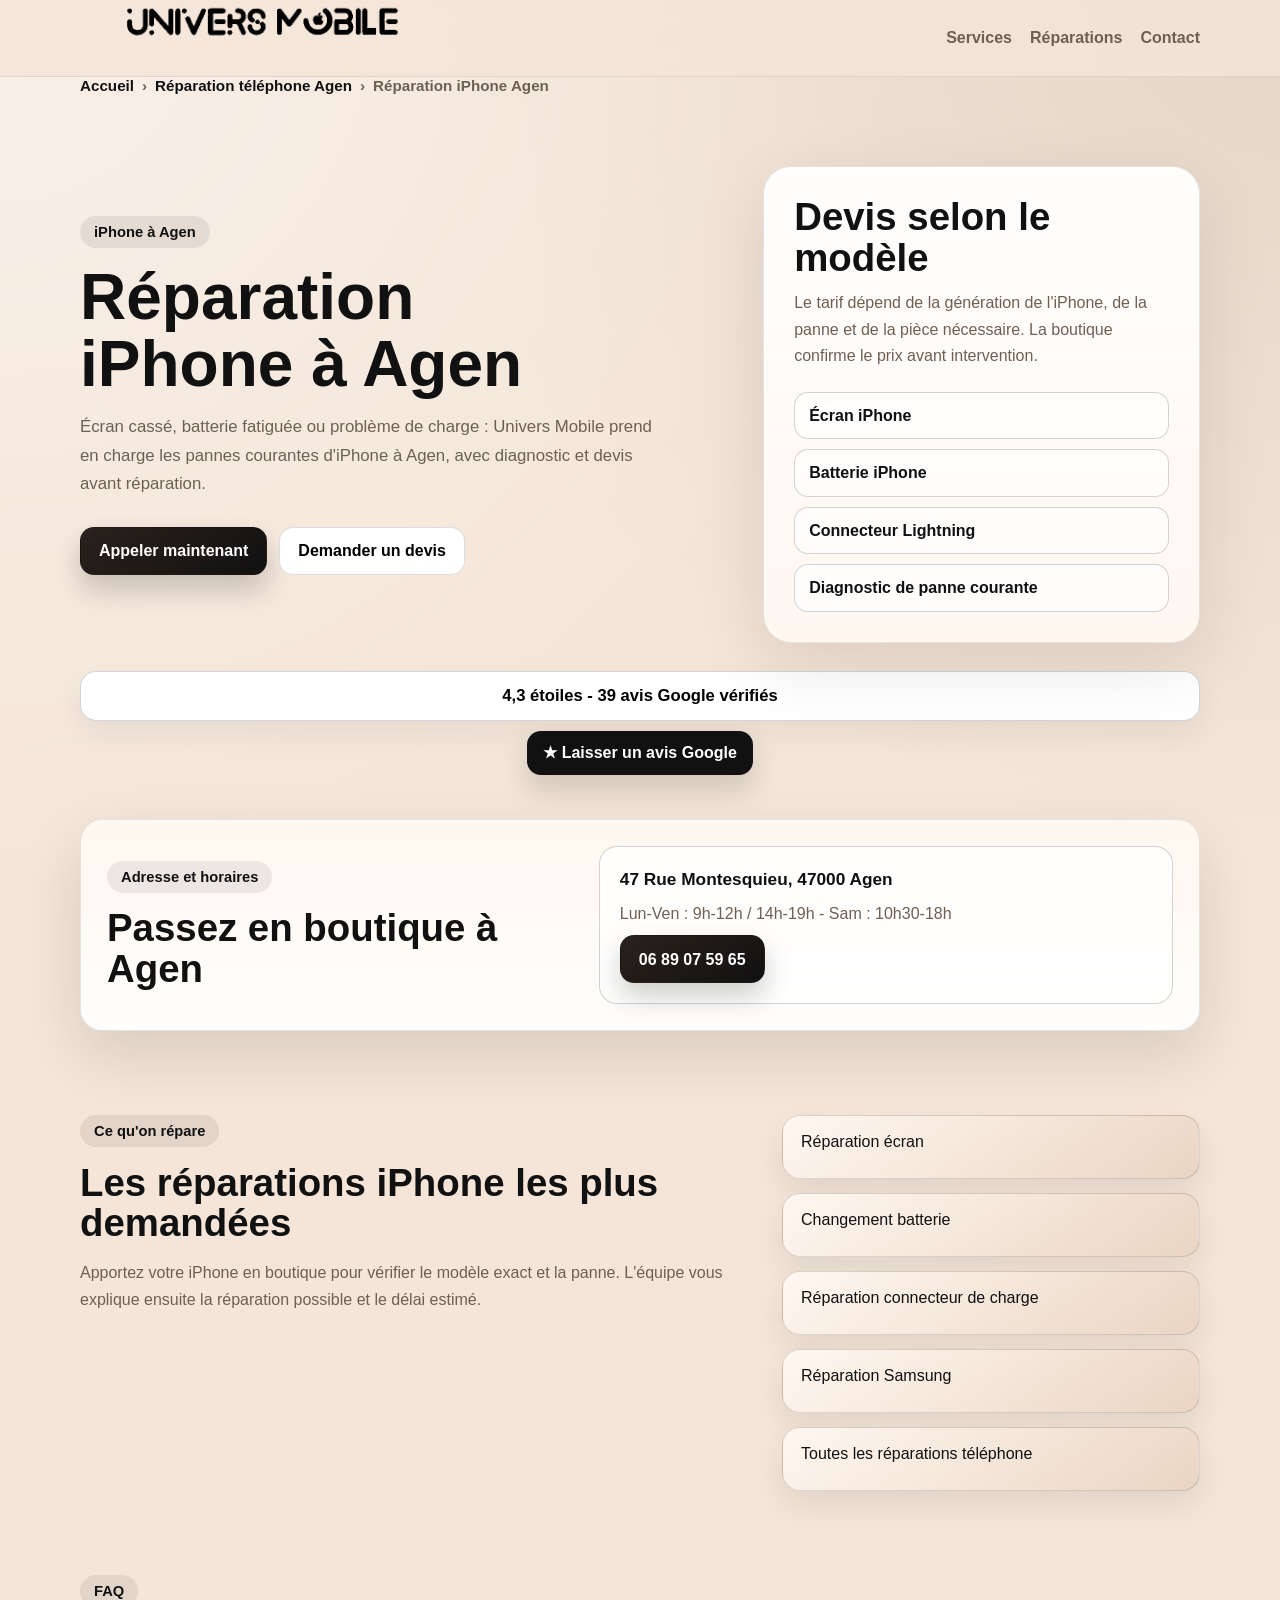
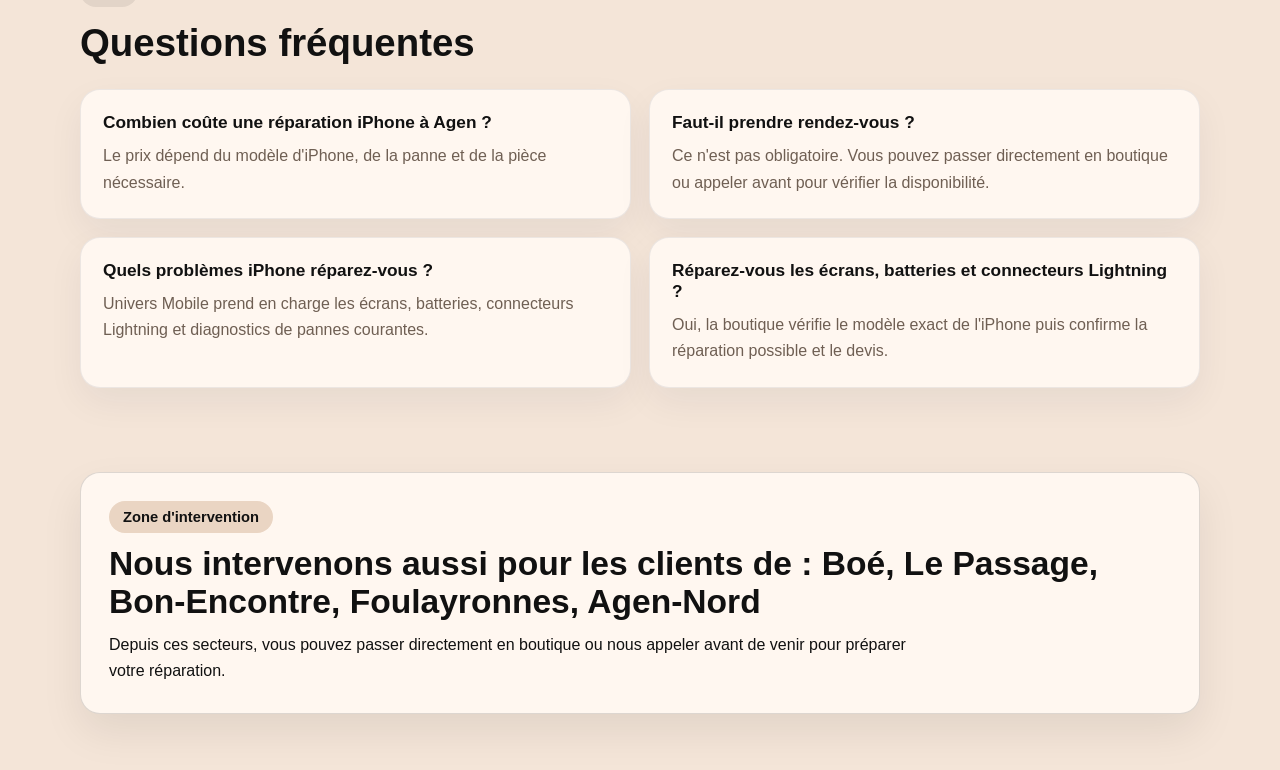
<file: reparation-iphone-agen.html>
<!doctype html>
<html lang="fr">
  <head>
    <meta charset="UTF-8" />
    <meta name="viewport" content="width=device-width, initial-scale=1.0" />
    <title>Réparation iPhone Agen | Écran, batterie, charge | Univers Mobile</title>
    <meta name="description" content="Réparation iPhone à Agen : écran, batterie, connecteur Lightning, charge et diagnostic chez Univers Mobile, 47 Rue Montesquieu." />
    <link rel="canonical" href="https://univers-mobile.store/reparation-iphone-agen.html" />
    <meta property="og:type" content="website" />
    <meta property="og:locale" content="fr_FR" />
    <meta property="og:title" content="Réparation iPhone Agen | Univers Mobile" />
    <meta property="og:description" content="Réparation iPhone à Agen : écran, batterie, connecteur Lightning, charge et diagnostic chez Univers Mobile." />
    <meta property="og:url" content="https://univers-mobile.store/reparation-iphone-agen.html" />
    <meta property="og:image" content="https://univers-mobile.store/logo.png" />
    <meta name="twitter:card" content="summary_large_image" />
    <meta name="twitter:title" content="Réparation iPhone Agen | Univers Mobile" />
    <meta name="twitter:description" content="Réparation iPhone à Agen : écran, batterie et connecteur Lightning chez Univers Mobile." />
    <meta name="twitter:image" content="https://univers-mobile.store/logo.png" />
    <link rel="icon" type="image/png" href="/favicon.png" />
    <link rel="preload" as="image" href="./logo-header.png" />
    <link rel="stylesheet" href="./styles.css?v=20260509-3" />
    <script defer type="application/ld+json">
      {
        "@context": "https://schema.org",
        "@graph": [
          {
            "@type": "LocalBusiness",
            "@id": "https://univers-mobile.store/#business",
            "name": "Univers Mobile",
            "url": "https://univers-mobile.store/",
            "image": "https://univers-mobile.store/logo.png",
            "telephone": "0689075965",
            "address": { "@type": "PostalAddress", "streetAddress": "47 Rue Montesquieu", "postalCode": "47000", "addressLocality": "Agen", "addressCountry": "FR" },
            "openingHours": ["Mo-Fr 09:00-12:00", "Mo-Fr 14:00-19:00", "Sa 10:30-18:00"],
            "aggregateRating": { "@type": "AggregateRating", "ratingValue": "4.3", "reviewCount": "39" }
          },
          {
            "@type": "Service",
            "@id": "https://univers-mobile.store/reparation-iphone-agen.html#service",
            "name": "Réparation iPhone à Agen",
            "serviceType": "Réparation iPhone",
            "description": "Diagnostic et réparation des pannes courantes iPhone : écran, batterie, connecteur Lightning et charge.",
            "provider": { "@id": "https://univers-mobile.store/#business" },
            "areaServed": ["Agen", "Boé", "Le Passage", "Bon-Encontre", "Foulayronnes"]
          },
          {
            "@type": "BreadcrumbList",
            "@id": "https://univers-mobile.store/reparation-iphone-agen.html#breadcrumb",
            "itemListElement": [
              { "@type": "ListItem", "position": 1, "name": "Accueil", "item": "https://univers-mobile.store/" },
              { "@type": "ListItem", "position": 2, "name": "Réparation téléphone Agen", "item": "https://univers-mobile.store/reparation-telephone-agen.html" },
              { "@type": "ListItem", "position": 3, "name": "Réparation iPhone Agen", "item": "https://univers-mobile.store/reparation-iphone-agen.html" }
            ]
          },
          {
            "@type": "FAQPage",
            "@id": "https://univers-mobile.store/reparation-iphone-agen.html#faq",
            "mainEntity": [
              { "@type": "Question", "name": "Combien coûte une réparation iPhone à Agen ?", "acceptedAnswer": { "@type": "Answer", "text": "Le prix dépend du modèle d'iPhone, de la panne et de la pièce nécessaire." } },
              { "@type": "Question", "name": "Faut-il prendre rendez-vous ?", "acceptedAnswer": { "@type": "Answer", "text": "Ce n'est pas obligatoire. Vous pouvez passer directement en boutique ou appeler avant pour vérifier la disponibilité." } },
              { "@type": "Question", "name": "Quels problèmes iPhone réparez-vous ?", "acceptedAnswer": { "@type": "Answer", "text": "Univers Mobile prend en charge les écrans, batteries, connecteurs Lightning et diagnostics de pannes courantes." } },
              { "@type": "Question", "name": "Réparez-vous les écrans, batteries et connecteurs Lightning ?", "acceptedAnswer": { "@type": "Answer", "text": "Oui, la boutique vérifie le modèle exact de l'iPhone puis confirme la réparation possible et le devis." } }
            ]
          }
        ]
      }
    </script>
  </head>
  <body>
    <header class="site-header">
      <div class="container nav">
        <a class="brand" href="./index.html#accueil" aria-label="Univers Mobile accueil">
          <span class="brand-mark brand-mark-image">
            <img src="./logo-header.png" alt="Logo Univers Mobile" width="720" height="150" />
          </span>
        </a>
        <nav aria-label="Navigation principale">
          <a href="./index.html#services">Services</a>
          <a href="./index.html#reparations">Réparations</a>
          <a href="./index.html#contact">Contact</a>
        </nav>
      </div>
    </header>

    <main>
      <nav class="breadcrumb" aria-label="Fil d'Ariane">
        <div class="container">
          <a href="./index.html">Accueil</a>
          <span aria-hidden="true">›</span>
          <a href="./reparation-telephone-agen.html">Réparation téléphone Agen</a>
          <span aria-hidden="true">›</span>
          <span>Réparation iPhone Agen</span>
        </div>
      </nav>

      <section class="hero service-page-hero compact-service-hero">
        <div class="container hero-grid">
          <div class="hero-copy">
            <span class="eyebrow">iPhone à Agen</span>
            <h1>Réparation iPhone à Agen</h1>
            <p>Écran cassé, batterie fatiguée ou problème de charge : Univers Mobile prend en charge les pannes courantes d'iPhone à Agen, avec diagnostic et devis avant réparation.</p>
            <div class="hero-actions">
              <a class="btn btn-primary" href="tel:+33689075965">Appeler maintenant</a>
              <a class="btn btn-secondary" href="./index.html#contact">Demander un devis</a>
            </div>
          </div>
          <div class="hero-panel service-summary">
            <h2>Devis selon le modèle</h2>
            <p>Le tarif dépend de la génération de l'iPhone, de la panne et de la pièce nécessaire. La boutique confirme le prix avant intervention.</p>
            <ul class="service-list">
              <li>Écran iPhone</li>
              <li>Batterie iPhone</li>
              <li>Connecteur Lightning</li>
              <li>Diagnostic de panne courante</li>
            </ul>
          </div>
        </div>
      </section>

      <section class="reviews-strip" aria-label="Avis clients Google">
        <div class="container">
          <p>4,3 étoiles - 39 avis Google vérifiés</p>
          <a class="review-button" href="https://tinyurl.com/2s3ryzzk" target="_blank" rel="noopener">&#9733; Laisser un avis Google</a>
        </div>
      </section>

      <section class="section service-contact-section">
        <div class="container service-contact-card">
          <div>
            <span class="eyebrow">Adresse et horaires</span>
            <h2>Passez en boutique à Agen</h2>
          </div>
          <address class="service-contact-details">
            <strong>47 Rue Montesquieu, 47000 Agen</strong>
            <span>Lun-Ven : 9h-12h / 14h-19h - Sam : 10h30-18h</span>
            <a class="btn btn-primary" href="tel:+33689075965">06 89 07 59 65</a>
          </address>
        </div>
      </section>

      <section class="section compact-service-section">
        <div class="container split-content">
          <div class="section-heading">
            <span class="eyebrow">Ce qu'on répare</span>
            <h2>Les réparations iPhone les plus demandées</h2>
            <p>Apportez votre iPhone en boutique pour vérifier le modèle exact et la panne. L'équipe vous explique ensuite la réparation possible et le délai estimé.</p>
          </div>
          <div class="quick-links-grid">
            <a class="quick-link-card" href="./reparation-ecran-agen.html">Réparation écran</a>
            <a class="quick-link-card" href="./reparation-batterie-agen.html">Changement batterie</a>
            <a class="quick-link-card" href="./reparation-connecteur-charge-agen.html">Réparation connecteur de charge</a>
            <a class="quick-link-card" href="./reparation-samsung-agen.html">Réparation Samsung</a>
            <a class="quick-link-card" href="./reparation-telephone-agen.html">Toutes les réparations téléphone</a>
          </div>
        </div>
      </section>

      <section class="section service-faq-section">
        <div class="container">
          <div class="section-heading">
            <span class="eyebrow">FAQ</span>
            <h2>Questions fréquentes</h2>
          </div>
          <div class="faq-grid">
            <article class="faq-card"><h3>Combien coûte une réparation iPhone à Agen ?</h3><p>Le prix dépend du modèle d'iPhone, de la panne et de la pièce nécessaire.</p></article>
            <article class="faq-card"><h3>Faut-il prendre rendez-vous ?</h3><p>Ce n'est pas obligatoire. Vous pouvez passer directement en boutique ou appeler avant pour vérifier la disponibilité.</p></article>
            <article class="faq-card"><h3>Quels problèmes iPhone réparez-vous ?</h3><p>Univers Mobile prend en charge les écrans, batteries, connecteurs Lightning et diagnostics de pannes courantes.</p></article>
            <article class="faq-card"><h3>Réparez-vous les écrans, batteries et connecteurs Lightning ?</h3><p>Oui, la boutique vérifie le modèle exact de l'iPhone puis confirme la réparation possible et le devis.</p></article>
          </div>
        </div>
      </section>
      <section class="section service-area-section">
        <div class="container service-area-card">
          <span class="eyebrow">Zone d'intervention</span>
          <h2>Nous intervenons aussi pour les clients de : Boé, Le Passage, Bon-Encontre, Foulayronnes, Agen-Nord</h2>
          <p>Depuis ces secteurs, vous pouvez passer directement en boutique ou nous appeler avant de venir pour préparer votre réparation.</p>
        </div>
      </section>
    </main>
  </body>
</html>
</file>
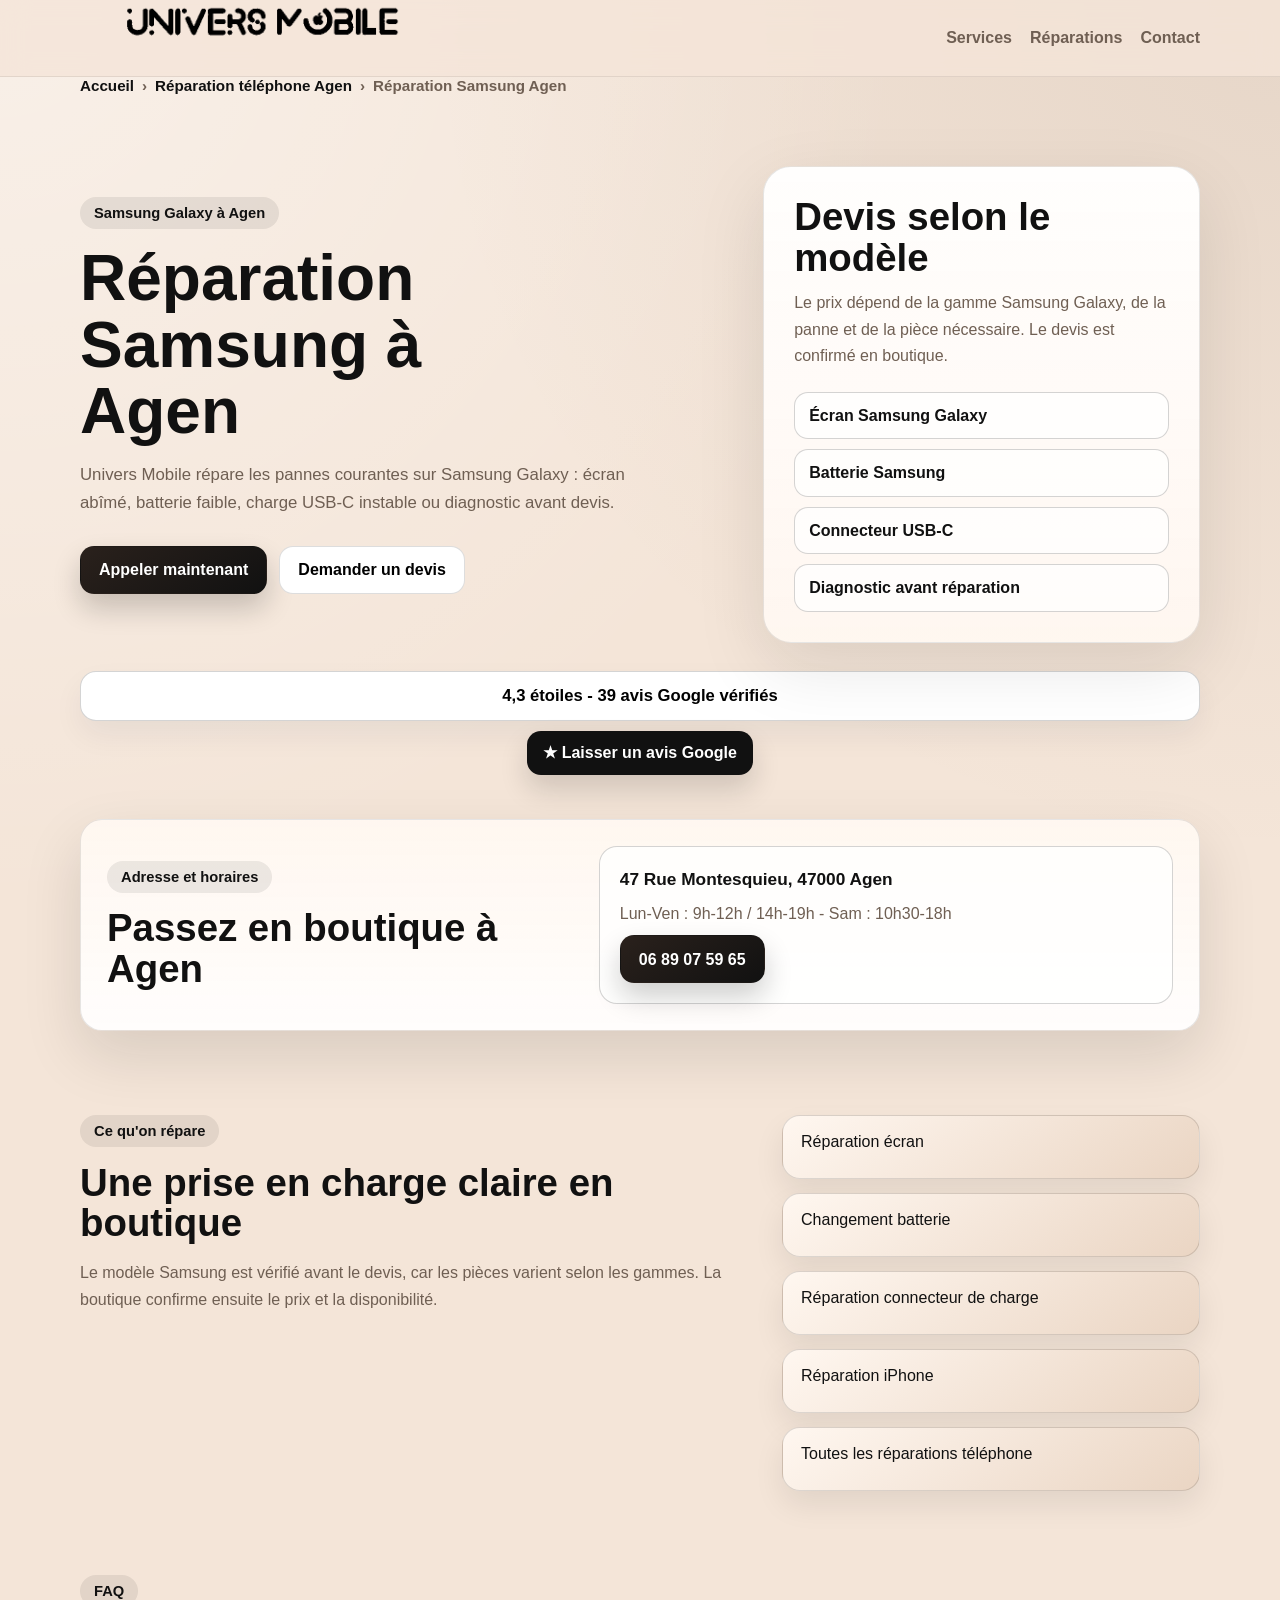
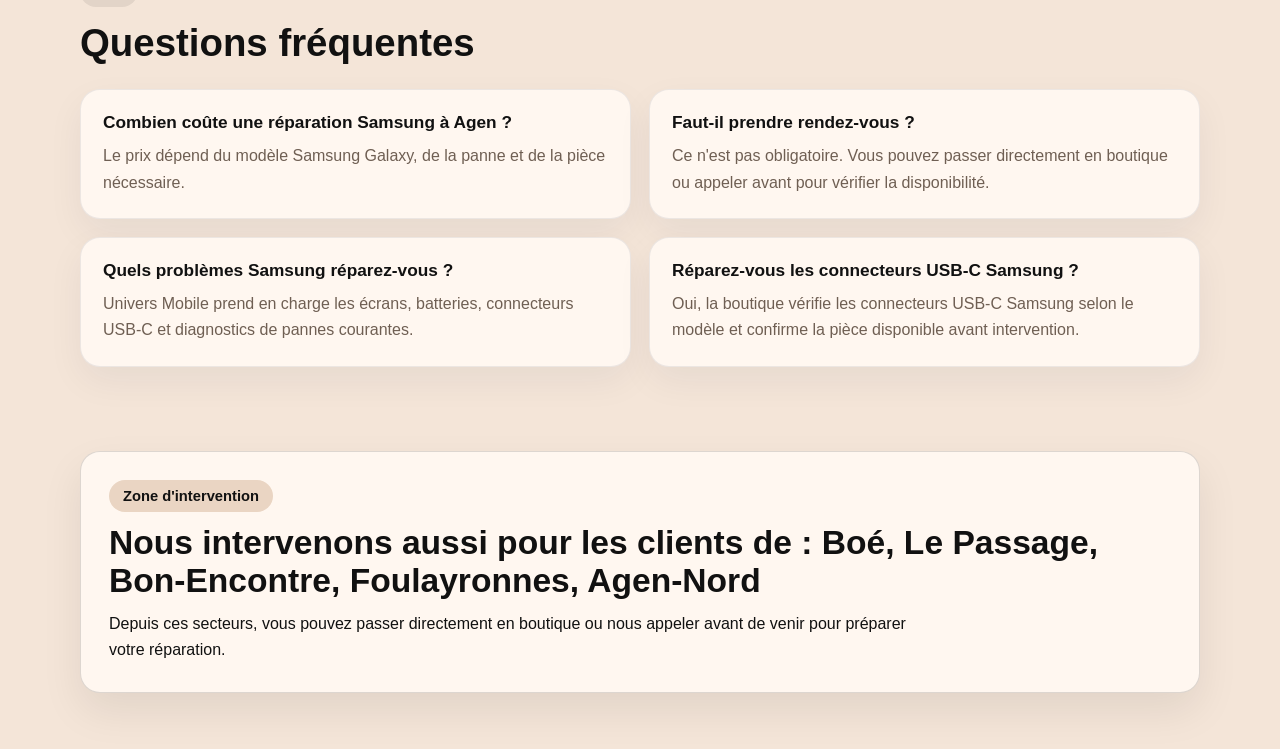
<file: reparation-samsung-agen.html>
<!doctype html>
<html lang="fr">
  <head>
    <meta charset="UTF-8" />
    <meta name="viewport" content="width=device-width, initial-scale=1.0" />
    <title>Réparation Samsung Agen | Écran, batterie, charge | Univers Mobile</title>
    <meta name="description" content="Réparation Samsung Galaxy à Agen : écran, batterie, connecteur USB-C, charge et diagnostic chez Univers Mobile." />
    <link rel="canonical" href="https://univers-mobile.store/reparation-samsung-agen.html" />
    <meta property="og:type" content="website" />
    <meta property="og:locale" content="fr_FR" />
    <meta property="og:title" content="Réparation Samsung Agen | Univers Mobile" />
    <meta property="og:description" content="Réparation Samsung Galaxy à Agen : écran, batterie, connecteur USB-C, charge et diagnostic chez Univers Mobile." />
    <meta property="og:url" content="https://univers-mobile.store/reparation-samsung-agen.html" />
    <meta property="og:image" content="https://univers-mobile.store/logo.png" />
    <meta name="twitter:card" content="summary_large_image" />
    <meta name="twitter:title" content="Réparation Samsung Agen | Univers Mobile" />
    <meta name="twitter:description" content="Réparation Samsung Galaxy à Agen : écran, batterie et connecteur USB-C chez Univers Mobile." />
    <meta name="twitter:image" content="https://univers-mobile.store/logo.png" />
    <link rel="icon" type="image/png" href="/favicon.png" />
    <link rel="preload" as="image" href="./logo-header.png" />
    <link rel="stylesheet" href="./styles.css?v=20260509-3" />
    <script defer type="application/ld+json">
      {
        "@context": "https://schema.org",
        "@graph": [
          {
            "@type": "LocalBusiness",
            "@id": "https://univers-mobile.store/#business",
            "name": "Univers Mobile",
            "url": "https://univers-mobile.store/",
            "image": "https://univers-mobile.store/logo.png",
            "telephone": "0689075965",
            "address": { "@type": "PostalAddress", "streetAddress": "47 Rue Montesquieu", "postalCode": "47000", "addressLocality": "Agen", "addressCountry": "FR" },
            "openingHours": ["Mo-Fr 09:00-12:00", "Mo-Fr 14:00-19:00", "Sa 10:30-18:00"],
            "aggregateRating": { "@type": "AggregateRating", "ratingValue": "4.3", "reviewCount": "39" }
          },
          {
            "@type": "Service",
            "@id": "https://univers-mobile.store/reparation-samsung-agen.html#service",
            "name": "Réparation Samsung Galaxy à Agen",
            "serviceType": "Réparation Samsung Galaxy",
            "description": "Diagnostic et réparation Samsung Galaxy : écran, batterie, connecteur USB-C et charge.",
            "provider": { "@id": "https://univers-mobile.store/#business" },
            "areaServed": ["Agen", "Boé", "Le Passage", "Bon-Encontre", "Foulayronnes"]
          },
          {
            "@type": "BreadcrumbList",
            "@id": "https://univers-mobile.store/reparation-samsung-agen.html#breadcrumb",
            "itemListElement": [
              { "@type": "ListItem", "position": 1, "name": "Accueil", "item": "https://univers-mobile.store/" },
              { "@type": "ListItem", "position": 2, "name": "Réparation téléphone Agen", "item": "https://univers-mobile.store/reparation-telephone-agen.html" },
              { "@type": "ListItem", "position": 3, "name": "Réparation Samsung Agen", "item": "https://univers-mobile.store/reparation-samsung-agen.html" }
            ]
          },
          {
            "@type": "FAQPage",
            "@id": "https://univers-mobile.store/reparation-samsung-agen.html#faq",
            "mainEntity": [
              { "@type": "Question", "name": "Combien coûte une réparation Samsung à Agen ?", "acceptedAnswer": { "@type": "Answer", "text": "Le prix dépend du modèle Samsung Galaxy, de la panne et de la pièce nécessaire." } },
              { "@type": "Question", "name": "Faut-il prendre rendez-vous ?", "acceptedAnswer": { "@type": "Answer", "text": "Ce n'est pas obligatoire. Vous pouvez passer directement en boutique ou appeler avant pour vérifier la disponibilité." } },
              { "@type": "Question", "name": "Quels problèmes Samsung réparez-vous ?", "acceptedAnswer": { "@type": "Answer", "text": "Univers Mobile prend en charge les écrans, batteries, connecteurs USB-C et diagnostics de pannes courantes." } },
              { "@type": "Question", "name": "Réparez-vous les connecteurs USB-C Samsung ?", "acceptedAnswer": { "@type": "Answer", "text": "Oui, la boutique vérifie les connecteurs USB-C Samsung selon le modèle et confirme la pièce disponible avant intervention." } }
            ]
          }
        ]
      }
    </script>
  </head>
  <body>
    <header class="site-header">
      <div class="container nav">
        <a class="brand" href="./index.html#accueil" aria-label="Univers Mobile accueil">
          <span class="brand-mark brand-mark-image">
            <img src="./logo-header.png" alt="Logo Univers Mobile" width="720" height="150" />
          </span>
        </a>
        <nav aria-label="Navigation principale">
          <a href="./index.html#services">Services</a>
          <a href="./index.html#reparations">Réparations</a>
          <a href="./index.html#contact">Contact</a>
        </nav>
      </div>
    </header>

    <main>
      <nav class="breadcrumb" aria-label="Fil d'Ariane">
        <div class="container">
          <a href="./index.html">Accueil</a>
          <span aria-hidden="true">›</span>
          <a href="./reparation-telephone-agen.html">Réparation téléphone Agen</a>
          <span aria-hidden="true">›</span>
          <span>Réparation Samsung Agen</span>
        </div>
      </nav>

      <section class="hero service-page-hero compact-service-hero">
        <div class="container hero-grid">
          <div class="hero-copy">
            <span class="eyebrow">Samsung Galaxy à Agen</span>
            <h1>Réparation Samsung à Agen</h1>
            <p>Univers Mobile répare les pannes courantes sur Samsung Galaxy : écran abîmé, batterie faible, charge USB-C instable ou diagnostic avant devis.</p>
            <div class="hero-actions">
              <a class="btn btn-primary" href="tel:+33689075965">Appeler maintenant</a>
              <a class="btn btn-secondary" href="./index.html#contact">Demander un devis</a>
            </div>
          </div>
          <div class="hero-panel service-summary">
            <h2>Devis selon le modèle</h2>
            <p>Le prix dépend de la gamme Samsung Galaxy, de la panne et de la pièce nécessaire. Le devis est confirmé en boutique.</p>
            <ul class="service-list">
              <li>Écran Samsung Galaxy</li>
              <li>Batterie Samsung</li>
              <li>Connecteur USB-C</li>
              <li>Diagnostic avant réparation</li>
            </ul>
          </div>
        </div>
      </section>

      <section class="reviews-strip" aria-label="Avis clients Google">
        <div class="container">
          <p>4,3 étoiles - 39 avis Google vérifiés</p>
          <a class="review-button" href="https://tinyurl.com/2s3ryzzk" target="_blank" rel="noopener">&#9733; Laisser un avis Google</a>
        </div>
      </section>

      <section class="section service-contact-section">
        <div class="container service-contact-card">
          <div>
            <span class="eyebrow">Adresse et horaires</span>
            <h2>Passez en boutique à Agen</h2>
          </div>
          <address class="service-contact-details">
            <strong>47 Rue Montesquieu, 47000 Agen</strong>
            <span>Lun-Ven : 9h-12h / 14h-19h - Sam : 10h30-18h</span>
            <a class="btn btn-primary" href="tel:+33689075965">06 89 07 59 65</a>
          </address>
        </div>
      </section>

      <section class="section compact-service-section">
        <div class="container split-content">
          <div class="section-heading">
            <span class="eyebrow">Ce qu'on répare</span>
            <h2>Une prise en charge claire en boutique</h2>
            <p>Le modèle Samsung est vérifié avant le devis, car les pièces varient selon les gammes. La boutique confirme ensuite le prix et la disponibilité.</p>
          </div>
          <div class="quick-links-grid">
            <a class="quick-link-card" href="./reparation-ecran-agen.html">Réparation écran</a>
            <a class="quick-link-card" href="./reparation-batterie-agen.html">Changement batterie</a>
            <a class="quick-link-card" href="./reparation-connecteur-charge-agen.html">Réparation connecteur de charge</a>
            <a class="quick-link-card" href="./reparation-iphone-agen.html">Réparation iPhone</a>
            <a class="quick-link-card" href="./reparation-telephone-agen.html">Toutes les réparations téléphone</a>
          </div>
        </div>
      </section>

      <section class="section service-faq-section">
        <div class="container">
          <div class="section-heading">
            <span class="eyebrow">FAQ</span>
            <h2>Questions fréquentes</h2>
          </div>
          <div class="faq-grid">
            <article class="faq-card"><h3>Combien coûte une réparation Samsung à Agen ?</h3><p>Le prix dépend du modèle Samsung Galaxy, de la panne et de la pièce nécessaire.</p></article>
            <article class="faq-card"><h3>Faut-il prendre rendez-vous ?</h3><p>Ce n'est pas obligatoire. Vous pouvez passer directement en boutique ou appeler avant pour vérifier la disponibilité.</p></article>
            <article class="faq-card"><h3>Quels problèmes Samsung réparez-vous ?</h3><p>Univers Mobile prend en charge les écrans, batteries, connecteurs USB-C et diagnostics de pannes courantes.</p></article>
            <article class="faq-card"><h3>Réparez-vous les connecteurs USB-C Samsung ?</h3><p>Oui, la boutique vérifie les connecteurs USB-C Samsung selon le modèle et confirme la pièce disponible avant intervention.</p></article>
          </div>
        </div>
      </section>
      <section class="section service-area-section">
        <div class="container service-area-card">
          <span class="eyebrow">Zone d'intervention</span>
          <h2>Nous intervenons aussi pour les clients de : Boé, Le Passage, Bon-Encontre, Foulayronnes, Agen-Nord</h2>
          <p>Depuis ces secteurs, vous pouvez passer directement en boutique ou nous appeler avant de venir pour préparer votre réparation.</p>
        </div>
      </section>
    </main>
  </body>
</html>
</file>
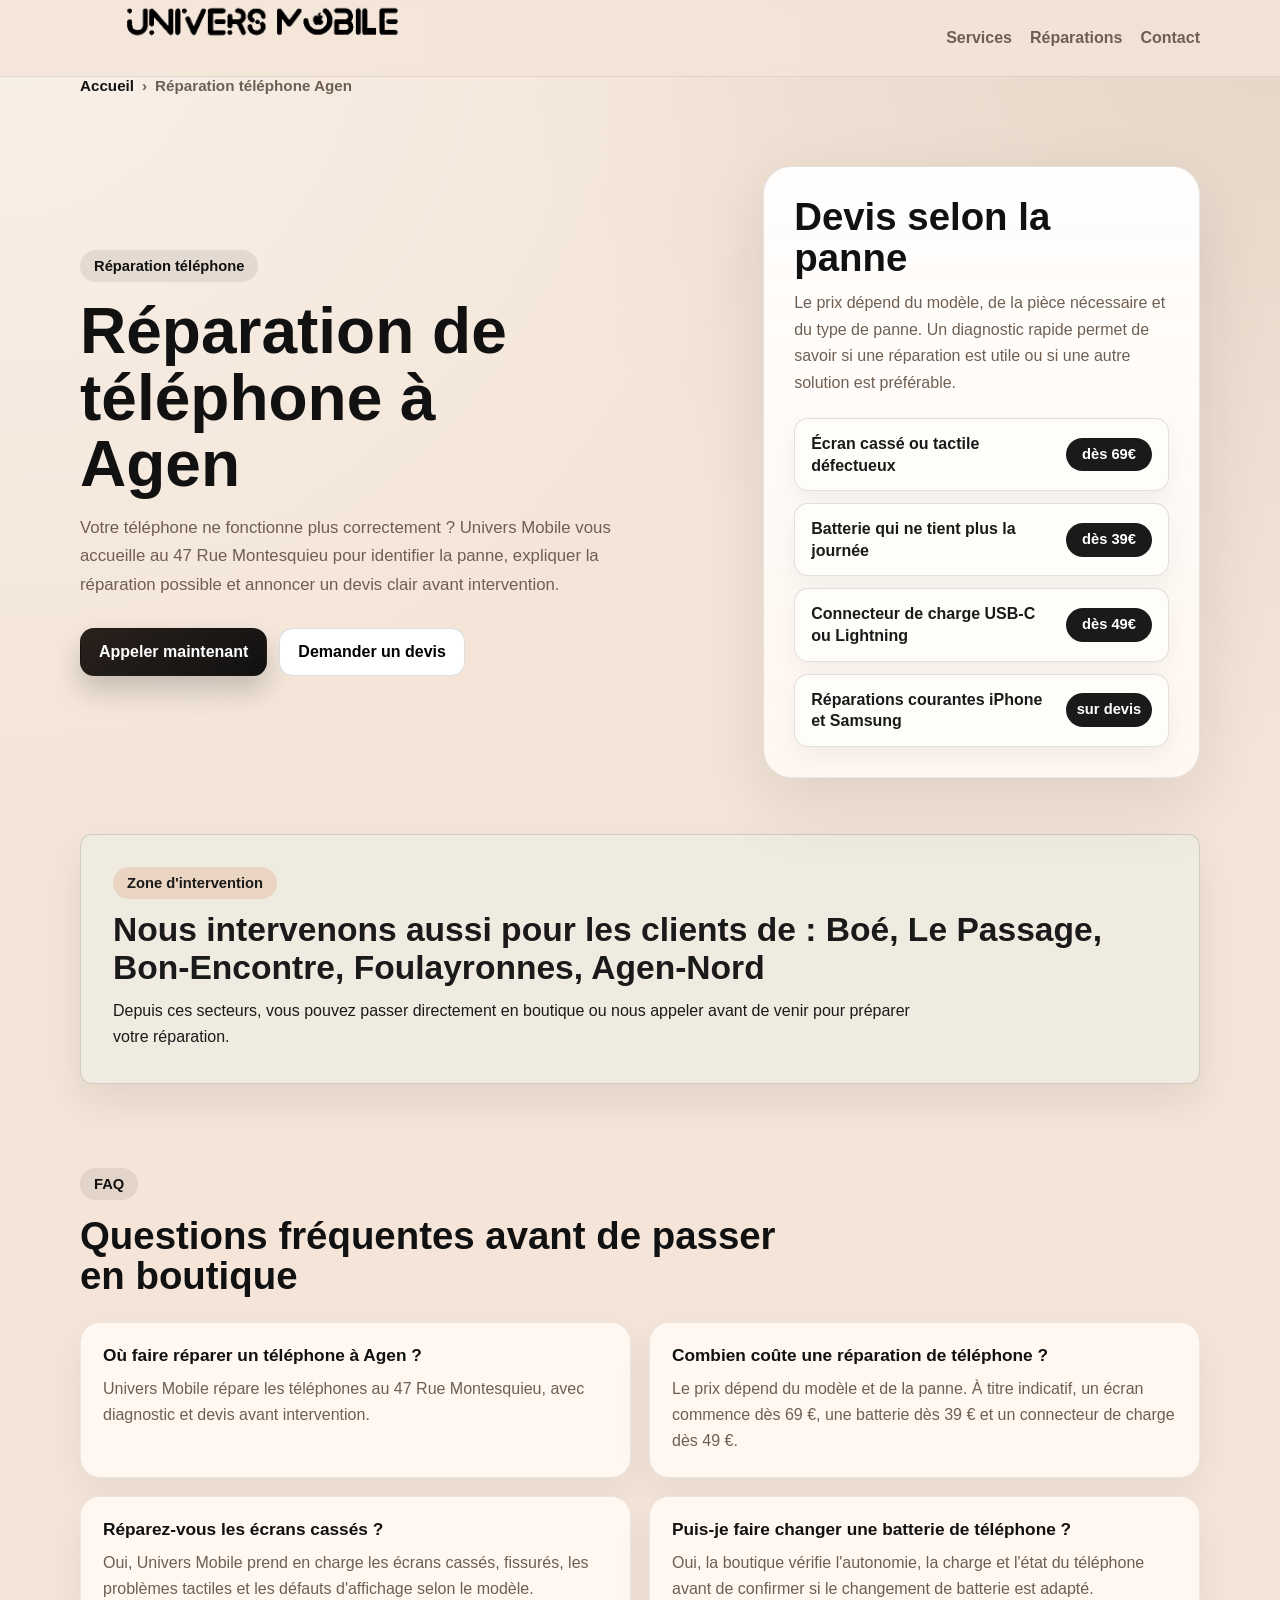
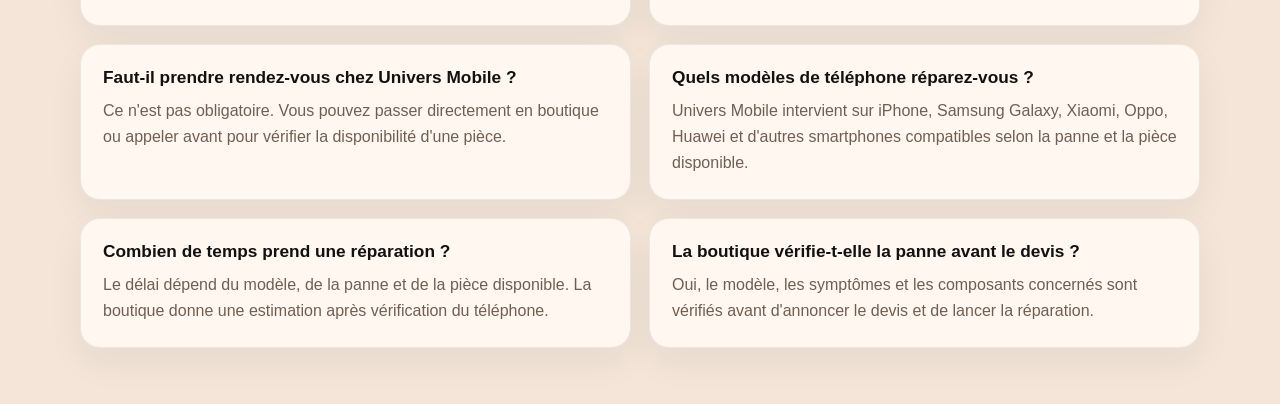
<file: reparation-telephone-agen.html>
<!doctype html>
<html lang="fr">
  <head>
    <meta charset="UTF-8" />
    <meta name="viewport" content="width=device-width, initial-scale=1.0" />
    <title>Réparation téléphone Agen | Univers Mobile</title>
    <meta name="description" content="Réparation de téléphone à Agen : écran cassé, batterie, charge, iPhone, Samsung et diagnostic chez Univers Mobile, 47 Rue Montesquieu." />
    <link rel="canonical" href="https://univers-mobile.store/reparation-telephone-agen.html" />
    <meta property="og:type" content="website" />
    <meta property="og:locale" content="fr_FR" />
    <meta property="og:title" content="Réparation téléphone Agen | Univers Mobile" />
    <meta property="og:description" content="Réparation de téléphone à Agen : écran cassé, batterie, charge, iPhone, Samsung et diagnostic chez Univers Mobile." />
    <meta property="og:url" content="https://univers-mobile.store/reparation-telephone-agen.html" />
    <meta property="og:image" content="https://univers-mobile.store/logo.png" />
    <meta name="twitter:card" content="summary_large_image" />
    <meta name="twitter:title" content="Réparation téléphone Agen | Univers Mobile" />
    <meta name="twitter:description" content="Réparation de téléphone à Agen : écran, batterie, charge, iPhone et Samsung chez Univers Mobile." />
    <meta name="twitter:image" content="https://univers-mobile.store/logo.png" />
    <link rel="icon" type="image/png" href="/favicon.png" />
    <link rel="preload" as="image" href="./logo-header.png" />
    <link rel="stylesheet" href="./styles.css?v=20260512-1" />
    <script defer type="application/ld+json">
      {
        "@context": "https://schema.org",
        "@graph": [
          {
            "@type": "LocalBusiness",
            "@id": "https://univers-mobile.store/#business",
            "name": "Univers Mobile",
            "url": "https://univers-mobile.store/",
            "image": "https://univers-mobile.store/logo.png",
            "telephone": "0689075965",
            "priceRange": "€€",
            "address": {
              "@type": "PostalAddress",
              "streetAddress": "47 Rue Montesquieu",
              "postalCode": "47000",
              "addressLocality": "Agen",
              "addressCountry": "FR"
            },
            "geo": {
              "@type": "GeoCoordinates",
              "latitude": 44.201921,
              "longitude": 0.616899
            },
            "openingHours": [
              "Mo-Fr 09:00-12:00",
              "Mo-Fr 14:00-19:00",
              "Sa 10:30-18:00"
            ],
            "openingHoursSpecification": [
              {
                "@type": "OpeningHoursSpecification",
                "dayOfWeek": ["Monday", "Tuesday", "Wednesday", "Thursday", "Friday"],
                "opens": "09:00",
                "closes": "12:00"
              },
              {
                "@type": "OpeningHoursSpecification",
                "dayOfWeek": ["Monday", "Tuesday", "Wednesday", "Thursday", "Friday"],
                "opens": "14:00",
                "closes": "19:00"
              },
              {
                "@type": "OpeningHoursSpecification",
                "dayOfWeek": "Saturday",
                "opens": "10:30",
                "closes": "18:00"
              }
            ],
            "aggregateRating": {
              "@type": "AggregateRating",
              "ratingValue": "4.3",
              "reviewCount": "39"
            },
            "areaServed": ["Agen", "Boé", "Le Passage", "Bon-Encontre", "Foulayronnes"],
            "sameAs": [
              "https://www.google.com/maps/place/UNIVERS+MOBILES/@44.2019248,0.6143241,17z/data=!3m1!4b1!4m6!3m5!1s0x12abb323bd193277:0x452ed7280f6c8651!8m2!3d44.201921!4d0.616899!16s%2Fg%2F1hc12j7lh?entry=ttu"
            ]
          },
          {
            "@type": "Service",
            "@id": "https://univers-mobile.store/reparation-telephone-agen.html#service",
            "name": "Réparation téléphone à Agen",
            "serviceType": "Réparation de téléphone",
            "description": "Diagnostic et réparation de téléphone à Agen : écran cassé, batterie faible, connecteur de charge, iPhone, Samsung et smartphones compatibles.",
            "provider": { "@id": "https://univers-mobile.store/#business" },
            "areaServed": ["Agen", "Boé", "Le Passage", "Bon-Encontre", "Foulayronnes"],
            "hasOfferCatalog": {
              "@type": "OfferCatalog",
              "name": "Réparations téléphone à Agen",
              "itemListElement": [
                { "@type": "Offer", "priceCurrency": "EUR", "price": "69", "description": "Réparation écran téléphone dès 69 € selon le modèle." },
                { "@type": "Offer", "priceCurrency": "EUR", "price": "39", "description": "Changement batterie téléphone dès 39 € selon le modèle." },
                { "@type": "Offer", "priceCurrency": "EUR", "price": "49", "description": "Réparation connecteur de charge dès 49 € selon le modèle." }
              ]
            }
          },
          {
            "@type": "BreadcrumbList",
            "@id": "https://univers-mobile.store/reparation-telephone-agen.html#breadcrumb",
            "itemListElement": [
              {
                "@type": "ListItem",
                "position": 1,
                "name": "Accueil",
                "item": "https://univers-mobile.store/"
              },
              {
                "@type": "ListItem",
                "position": 2,
                "name": "Réparation téléphone Agen",
                "item": "https://univers-mobile.store/reparation-telephone-agen.html"
              }
            ]
          },
          {
            "@type": "FAQPage",
            "@id": "https://univers-mobile.store/reparation-telephone-agen.html#faq",
            "mainEntity": [
              {
                "@type": "Question",
                "name": "Où faire réparer un téléphone à Agen ?",
                "acceptedAnswer": {
                  "@type": "Answer",
                  "text": "Univers Mobile répare les téléphones au 47 Rue Montesquieu, avec diagnostic et devis avant intervention."
                }
              },
              {
                "@type": "Question",
                "name": "Combien coûte une réparation de téléphone ?",
                "acceptedAnswer": {
                  "@type": "Answer",
                  "text": "Le prix dépend du modèle et de la panne. À titre indicatif, un écran commence dès 69 €, une batterie dès 39 € et un connecteur de charge dès 49 €."
                }
              },
              {
                "@type": "Question",
                "name": "Réparez-vous les écrans cassés ?",
                "acceptedAnswer": {
                  "@type": "Answer",
                  "text": "Oui, Univers Mobile prend en charge les écrans cassés, fissurés, les problèmes tactiles et les défauts d'affichage selon le modèle."
                }
              },
              {
                "@type": "Question",
                "name": "Puis-je faire changer une batterie de téléphone ?",
                "acceptedAnswer": {
                  "@type": "Answer",
                  "text": "Oui, la boutique vérifie l'autonomie, la charge et l'état du téléphone avant de confirmer si le changement de batterie est adapté."
                }
              },
              {
                "@type": "Question",
                "name": "Faut-il prendre rendez-vous chez Univers Mobile ?",
                "acceptedAnswer": {
                  "@type": "Answer",
                  "text": "Ce n'est pas obligatoire. Vous pouvez passer directement en boutique ou appeler avant pour vérifier la disponibilité d'une pièce."
                }
              },
              {
                "@type": "Question",
                "name": "Quels modèles de téléphone réparez-vous ?",
                "acceptedAnswer": {
                  "@type": "Answer",
                  "text": "Univers Mobile intervient sur iPhone, Samsung Galaxy, Xiaomi, Oppo, Huawei et d'autres smartphones compatibles selon la panne et la pièce disponible."
                }
              },
              {
                "@type": "Question",
                "name": "Combien de temps prend une réparation ?",
                "acceptedAnswer": {
                  "@type": "Answer",
                  "text": "Le délai dépend du modèle, de la panne et de la pièce disponible. La boutique donne une estimation après vérification du téléphone."
                }
              },
              {
                "@type": "Question",
                "name": "La boutique vérifie-t-elle la panne avant le devis ?",
                "acceptedAnswer": {
                  "@type": "Answer",
                  "text": "Oui, le modèle, les symptômes et les composants concernés sont vérifiés avant d'annoncer le devis et de lancer la réparation."
                }
              }
            ]
          }
        ]
      }
    </script>
  </head>
  <body>
    <header class="site-header">
      <div class="container nav">
        <a class="brand" href="./index.html#accueil" aria-label="Univers Mobile accueil">
          <span class="brand-mark brand-mark-image">
            <img src="./logo-header.png" alt="Logo Univers Mobile" width="720" height="150" />
          </span>
        </a>
        <nav aria-label="Navigation principale">
          <a href="./index.html#services">Services</a>
          <a href="./index.html#reparations">Réparations</a>
          <a href="./index.html#contact">Contact</a>
        </nav>
      </div>
    </header>

    <main>
      <nav class="breadcrumb" aria-label="Fil d'Ariane">
        <div class="container">
          <a href="./index.html">Accueil</a>
          <span aria-hidden="true">›</span>
          <span>Réparation téléphone Agen</span>
        </div>
      </nav>

      <section class="hero service-page-hero compact-service-hero">
        <div class="container hero-grid">
          <div class="hero-copy">
            <span class="eyebrow">Réparation téléphone</span>
            <h1>Réparation de téléphone à Agen</h1>
            <p>Votre téléphone ne fonctionne plus correctement ? Univers Mobile vous accueille au 47 Rue Montesquieu pour identifier la panne, expliquer la réparation possible et annoncer un devis clair avant intervention.</p>
            <div class="hero-actions">
              <a class="btn btn-primary" href="tel:+33689075965">Appeler maintenant</a>
              <a class="btn btn-secondary" href="./index.html#contact">Demander un devis</a>
            </div>
          </div>
          <div class="hero-panel service-summary">
            <h2>Devis selon la panne</h2>
            <p>Le prix dépend du modèle, de la pièce nécessaire et du type de panne. Un diagnostic rapide permet de savoir si une réparation est utile ou si une autre solution est préférable.</p>
            <ul class="service-list price-list">
              <li>
                <span>Écran cassé ou tactile défectueux</span>
                <strong>dès 69€</strong>
              </li>
              <li>
                <span>Batterie qui ne tient plus la journée</span>
                <strong>dès 39€</strong>
              </li>
              <li>
                <span>Connecteur de charge USB-C ou Lightning</span>
                <strong>dès 49€</strong>
              </li>
              <li>
                <span>Réparations courantes iPhone et Samsung</span>
                <strong>sur devis</strong>
              </li>
            </ul>
          </div>
        </div>
      </section>

      <section class="section service-area-section" id="zone-intervention">
        <div class="container service-area-card" style="background:#f0ebe0;color:#1a1a1a;padding:2rem;border-radius:12px;">
          <span class="eyebrow" style="background:#ead5c3;color:#1a1a1a;">Zone d'intervention</span>
          <h2 style="color:#1a1a1a;">Nous intervenons aussi pour les clients de : Boé, Le Passage, Bon-Encontre, Foulayronnes, Agen-Nord</h2>
          <p style="color:#1a1a1a;">Depuis ces secteurs, vous pouvez passer directement en boutique ou nous appeler avant de venir pour préparer votre réparation.</p>
        </div>
      </section>

      <section class="section service-faq-section">
        <div class="container">
          <div class="section-heading">
            <span class="eyebrow">FAQ</span>
            <h2>Questions fréquentes avant de passer en boutique</h2>
          </div>
          <div class="faq-grid">
            <article class="faq-card">
              <h3>Où faire réparer un téléphone à Agen ?</h3>
              <p>Univers Mobile répare les téléphones au 47 Rue Montesquieu, avec diagnostic et devis avant intervention.</p>
            </article>
            <article class="faq-card">
              <h3>Combien coûte une réparation de téléphone ?</h3>
              <p>Le prix dépend du modèle et de la panne. À titre indicatif, un écran commence dès 69 €, une batterie dès 39 € et un connecteur de charge dès 49 €.</p>
            </article>
            <article class="faq-card">
              <h3>Réparez-vous les écrans cassés ?</h3>
              <p>Oui, Univers Mobile prend en charge les écrans cassés, fissurés, les problèmes tactiles et les défauts d'affichage selon le modèle.</p>
            </article>
            <article class="faq-card">
              <h3>Puis-je faire changer une batterie de téléphone ?</h3>
              <p>Oui, la boutique vérifie l'autonomie, la charge et l'état du téléphone avant de confirmer si le changement de batterie est adapté.</p>
            </article>
            <article class="faq-card">
              <h3>Faut-il prendre rendez-vous chez Univers Mobile ?</h3>
              <p>Ce n'est pas obligatoire. Vous pouvez passer directement en boutique ou appeler avant pour vérifier la disponibilité d'une pièce.</p>
            </article>
            <article class="faq-card">
              <h3>Quels modèles de téléphone réparez-vous ?</h3>
              <p>Univers Mobile intervient sur iPhone, Samsung Galaxy, Xiaomi, Oppo, Huawei et d'autres smartphones compatibles selon la panne et la pièce disponible.</p>
            </article>
            <article class="faq-card">
              <h3>Combien de temps prend une réparation ?</h3>
              <p>Le délai dépend du modèle, de la panne et de la pièce disponible. La boutique donne une estimation après vérification du téléphone.</p>
            </article>
            <article class="faq-card">
              <h3>La boutique vérifie-t-elle la panne avant le devis ?</h3>
              <p>Oui, le modèle, les symptômes et les composants concernés sont vérifiés avant d'annoncer le devis et de lancer la réparation.</p>
            </article>
          </div>
        </div>
      </section>
    </main>
  </body>
</html>
</file>
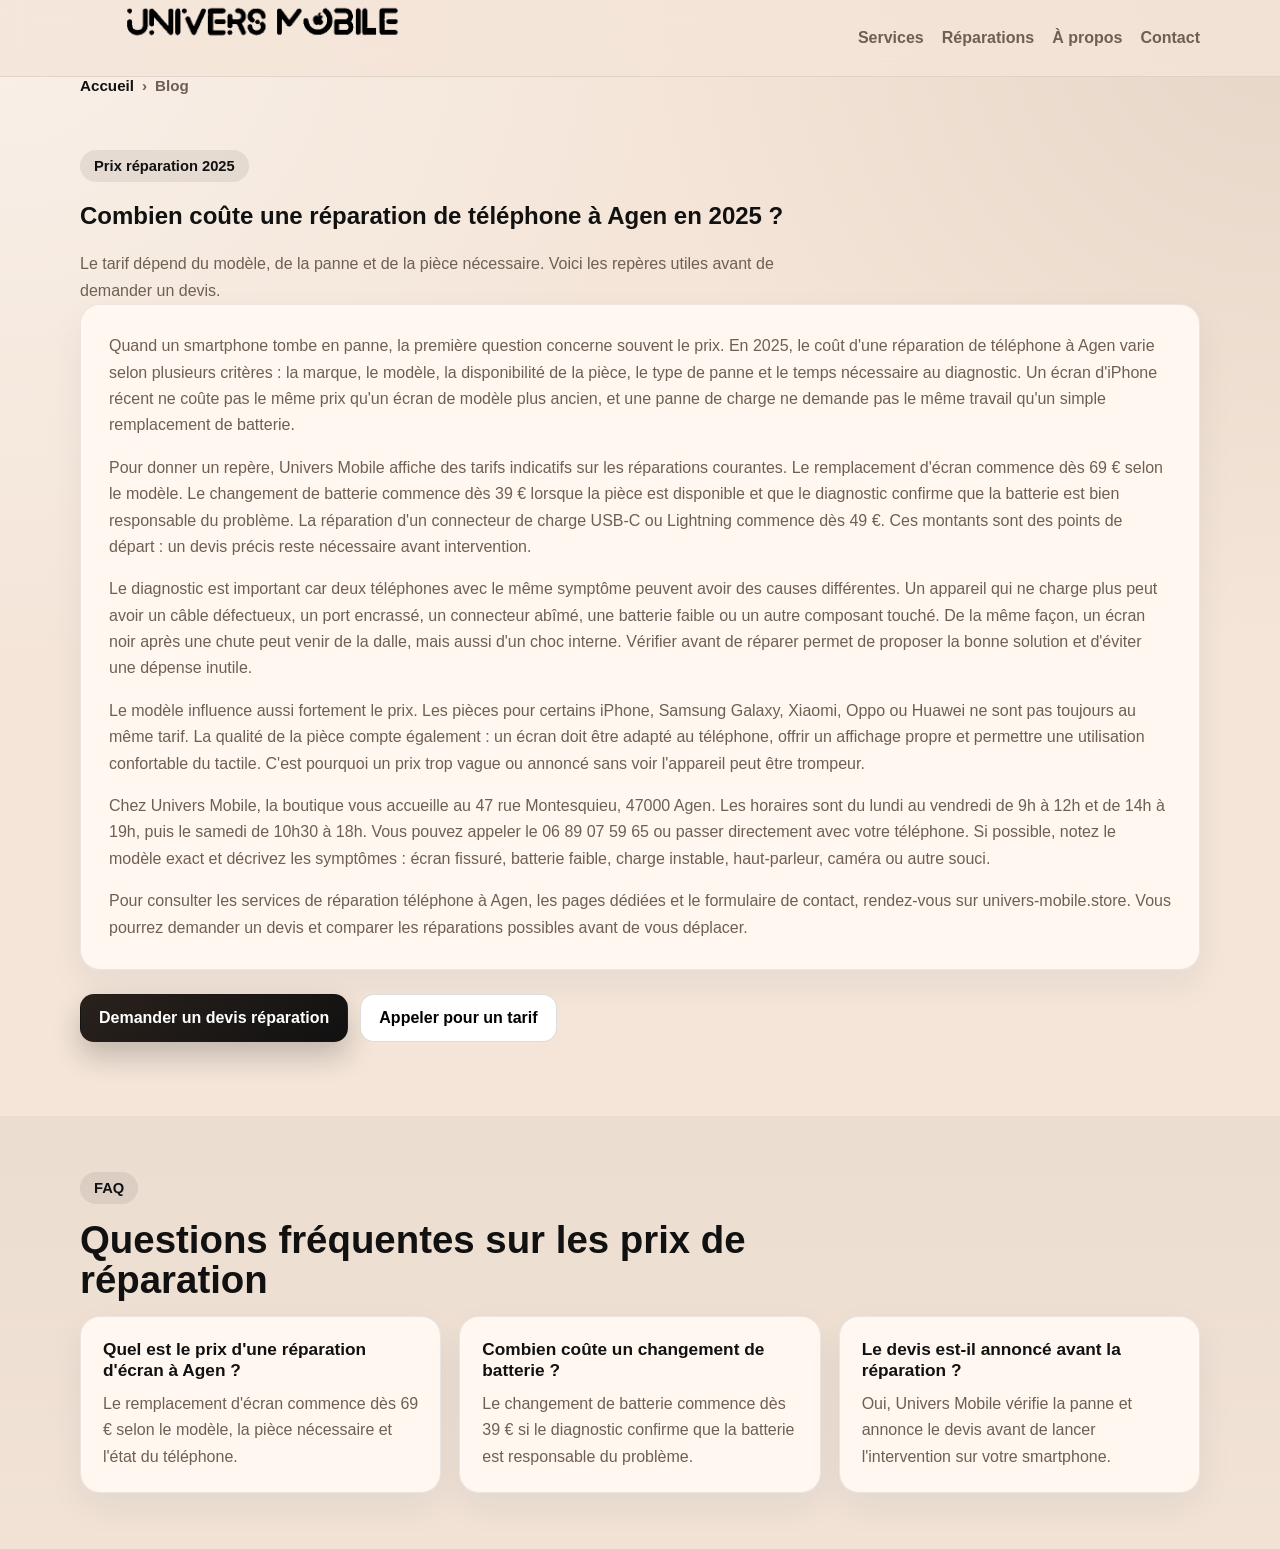
<file: blog/combien-coute-reparation-telephone-agen.html>
<!doctype html>
<html lang="fr">
  <head>
    <meta charset="UTF-8" />
    <meta name="viewport" content="width=device-width, initial-scale=1.0" />
    <title>Combien coûte une réparation de téléphone à Agen en 2025 ? | Univers Mobile Agen</title>
    <meta name="description" content="Prix indicatifs 2025 pour une réparation de téléphone à Agen : écran, batterie, connecteur de charge et diagnostic chez Univers Mobile." />
    <link rel="canonical" href="https://univers-mobile.store/blog/combien-coute-reparation-telephone-agen.html" />
    <meta property="og:type" content="article" />
    <meta property="og:locale" content="fr_FR" />
    <meta property="og:title" content="Combien coûte une réparation de téléphone à Agen en 2025 ? | Univers Mobile Agen" />
    <meta property="og:description" content="Comprendre les tarifs d'une réparation téléphone à Agen en 2025 : écran, batterie, charge et diagnostic." />
    <meta property="og:url" content="https://univers-mobile.store/blog/combien-coute-reparation-telephone-agen.html" />
    <meta property="og:image" content="https://univers-mobile.store/logo.png" />
    <meta name="twitter:card" content="summary_large_image" />
    <link rel="icon" type="image/png" href="/favicon.png" />
    <link rel="preload" as="image" href="../logo-header.png" />
    <link rel="stylesheet" href="../styles.css" />
    <script defer type="application/ld+json">
      {
        "@context": "https://schema.org",
        "@type": "Article",
        "headline": "Combien coûte une réparation de téléphone à Agen en 2025 ? | Univers Mobile Agen",
        "description": "Guide des prix indicatifs pour une réparation de téléphone à Agen en 2025 selon la panne et le modèle.",
        "image": "https://univers-mobile.store/logo.png",
        "author": {
          "@type": "Organization",
          "name": "Univers Mobile"
        },
        "publisher": {
          "@type": "Organization",
          "name": "Univers Mobile",
          "logo": {
            "@type": "ImageObject",
            "url": "https://univers-mobile.store/logo.png"
          }
        },
        "mainEntityOfPage": "https://univers-mobile.store/blog/combien-coute-reparation-telephone-agen.html",
        "datePublished": "2025-01-01",
        "dateModified": "2025-01-01"
      }
    </script>
  </head>
  <body>
    <header class="site-header">
      <div class="container nav">
        <a class="brand" href="../index.html#accueil" aria-label="Univers Mobile accueil">
          <span class="brand-mark brand-mark-image">
            <img src="../logo-header.png" alt="Logo Univers Mobile" width="720" height="150" />
          </span>
        </a>
        <nav aria-label="Navigation principale">
          <a href="../index.html#services">Services</a>
          <a href="../index.html#reparations">Réparations</a>
          <a href="../index.html#apropos">À propos</a>
          <a href="../index.html#contact">Contact</a>
        </nav>
      </div>
    </header>

    <main>
      <nav class="breadcrumb" aria-label="Fil d'Ariane">
        <div class="container">
          <a href="../index.html">Accueil</a>
          <span aria-hidden="true">›</span>
          <span>Blog</span>
        </div>
      </nav>

      <article class="section">
        <div class="container">
          <div class="section-heading compact">
            <span class="eyebrow">Prix réparation 2025</span>
            <h1>Combien coûte une réparation de téléphone à Agen en 2025 ?</h1>
            <p>Le tarif dépend du modèle, de la panne et de la pièce nécessaire. Voici les repères utiles avant de demander un devis.</p>
          </div>

          <div class="about-card">
            <p>
              Quand un smartphone tombe en panne, la première question concerne souvent le prix. En 2025, le coût d'une réparation de téléphone à Agen varie selon plusieurs critères : la marque, le modèle, la disponibilité de la pièce, le type de panne et le temps nécessaire au diagnostic. Un écran d'iPhone récent ne coûte pas le même prix qu'un écran de modèle plus ancien, et une panne de charge ne demande pas le même travail qu'un simple remplacement de batterie.
            </p>
            <p>
              Pour donner un repère, Univers Mobile affiche des tarifs indicatifs sur les réparations courantes. Le remplacement d'écran commence dès 69 € selon le modèle. Le changement de batterie commence dès 39 € lorsque la pièce est disponible et que le diagnostic confirme que la batterie est bien responsable du problème. La réparation d'un connecteur de charge USB-C ou Lightning commence dès 49 €. Ces montants sont des points de départ : un devis précis reste nécessaire avant intervention.
            </p>
            <p>
              Le diagnostic est important car deux téléphones avec le même symptôme peuvent avoir des causes différentes. Un appareil qui ne charge plus peut avoir un câble défectueux, un port encrassé, un connecteur abîmé, une batterie faible ou un autre composant touché. De la même façon, un écran noir après une chute peut venir de la dalle, mais aussi d'un choc interne. Vérifier avant de réparer permet de proposer la bonne solution et d'éviter une dépense inutile.
            </p>
            <p>
              Le modèle influence aussi fortement le prix. Les pièces pour certains iPhone, Samsung Galaxy, Xiaomi, Oppo ou Huawei ne sont pas toujours au même tarif. La qualité de la pièce compte également : un écran doit être adapté au téléphone, offrir un affichage propre et permettre une utilisation confortable du tactile. C'est pourquoi un prix trop vague ou annoncé sans voir l'appareil peut être trompeur.
            </p>
            <p>
              Chez Univers Mobile, la boutique vous accueille au 47 rue Montesquieu, 47000 Agen. Les horaires sont du lundi au vendredi de 9h à 12h et de 14h à 19h, puis le samedi de 10h30 à 18h. Vous pouvez appeler le 06 89 07 59 65 ou passer directement avec votre téléphone. Si possible, notez le modèle exact et décrivez les symptômes : écran fissuré, batterie faible, charge instable, haut-parleur, caméra ou autre souci.
            </p>
            <p>
              Pour consulter les services de réparation téléphone à Agen, les pages dédiées et le formulaire de contact, rendez-vous sur <a href="https://univers-mobile.store">univers-mobile.store</a>. Vous pourrez demander un devis et comparer les réparations possibles avant de vous déplacer.
            </p>
          </div>

          <div class="hero-actions" style="margin-top: 24px;">
            <a class="btn btn-primary" href="../index.html#contact">Demander un devis réparation</a>
            <a class="btn btn-secondary" href="tel:+33689075965">Appeler pour un tarif</a>
          </div>
        </div>
      </article>

      <section class="section section-alt">
        <div class="container">
          <div class="section-heading compact">
            <span class="eyebrow">FAQ</span>
            <h2>Questions fréquentes sur les prix de réparation</h2>
          </div>
          <div class="faq-grid">
            <article class="faq-card">
              <h3>Quel est le prix d'une réparation d'écran à Agen ?</h3>
              <p>Le remplacement d'écran commence dès 69 € selon le modèle, la pièce nécessaire et l'état du téléphone.</p>
            </article>
            <article class="faq-card">
              <h3>Combien coûte un changement de batterie ?</h3>
              <p>Le changement de batterie commence dès 39 € si le diagnostic confirme que la batterie est responsable du problème.</p>
            </article>
            <article class="faq-card">
              <h3>Le devis est-il annoncé avant la réparation ?</h3>
              <p>Oui, Univers Mobile vérifie la panne et annonce le devis avant de lancer l'intervention sur votre smartphone.</p>
            </article>
          </div>
        </div>
      </section>
    </main>
  </body>
</html>
</file>
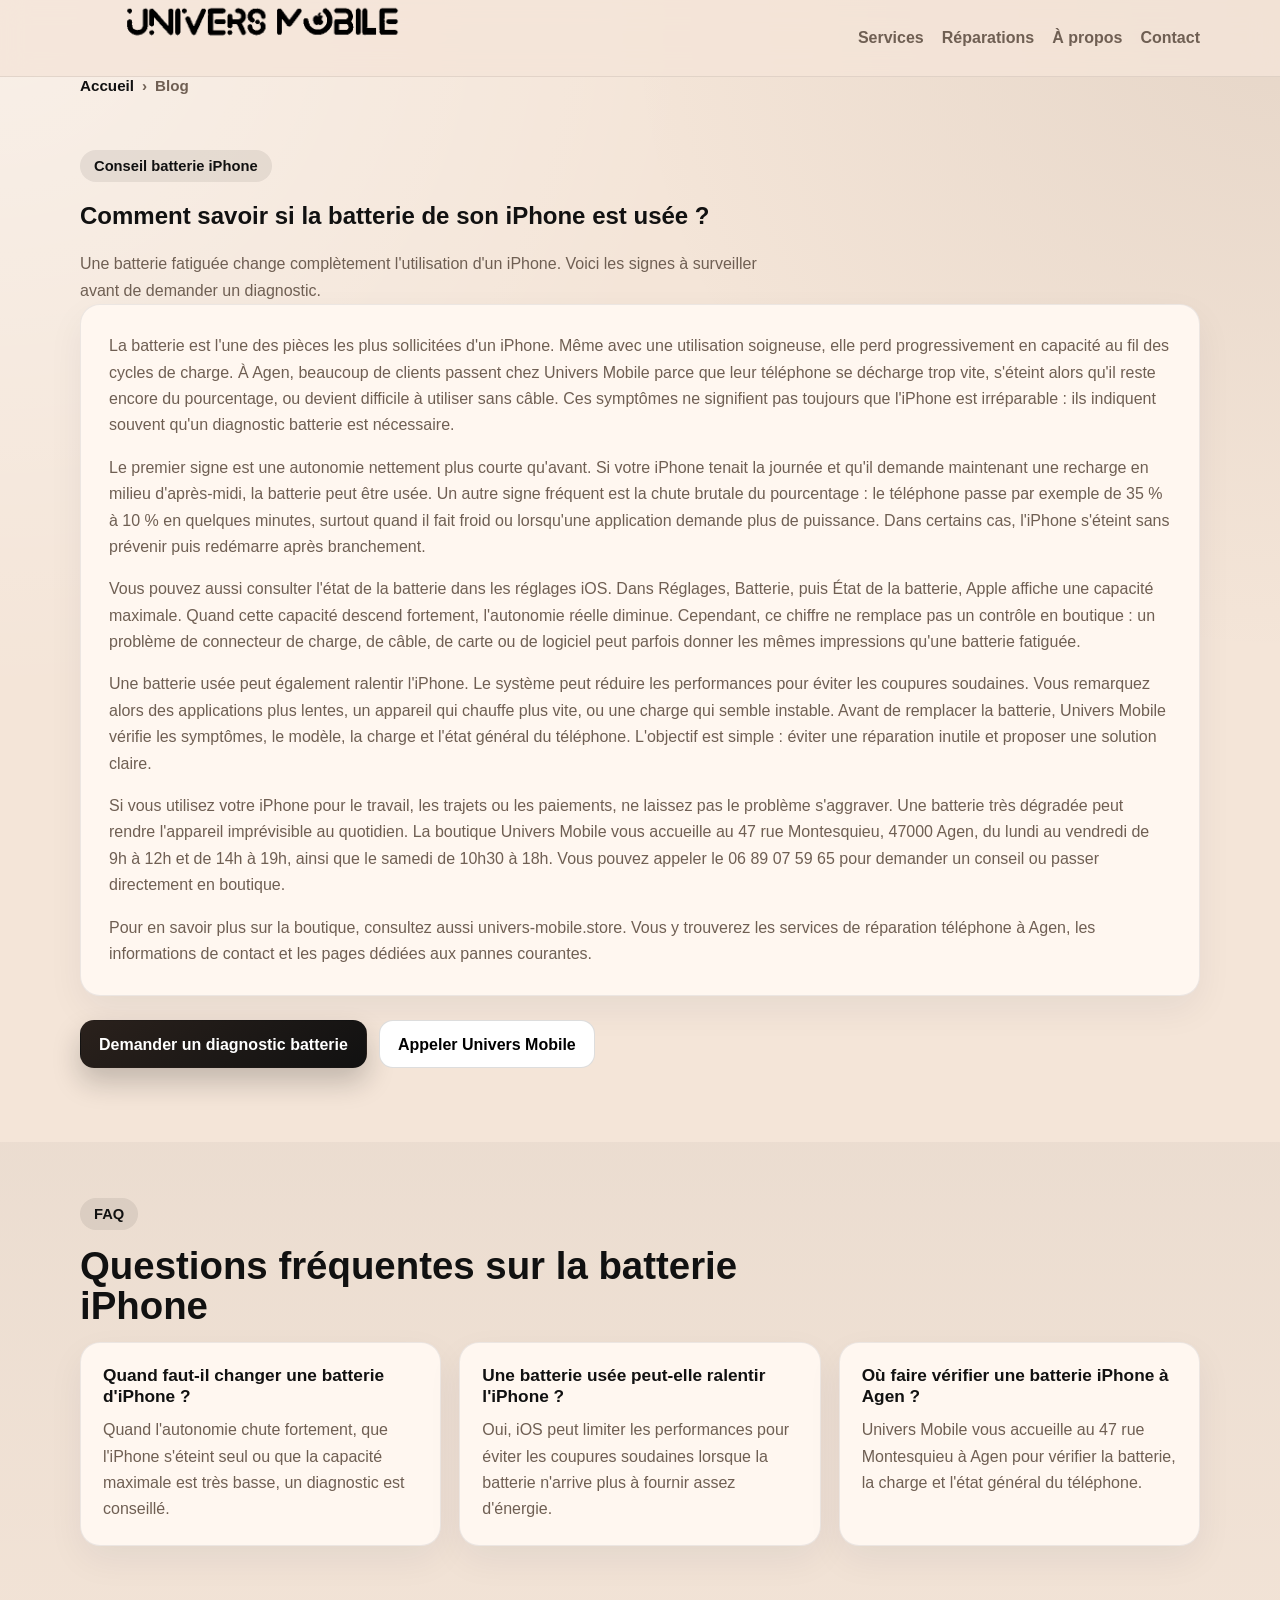
<file: blog/comment-savoir-si-batterie-iphone-usee.html>
<!doctype html>
<html lang="fr">
  <head>
    <meta charset="UTF-8" />
    <meta name="viewport" content="width=device-width, initial-scale=1.0" />
    <title>Comment savoir si la batterie de son iPhone est usée ? | Univers Mobile Agen</title>
    <meta name="description" content="Découvrez les signes d'une batterie d'iPhone usée et quand demander un diagnostic chez Univers Mobile, réparation téléphone à Agen." />
    <link rel="canonical" href="https://univers-mobile.store/blog/comment-savoir-si-batterie-iphone-usee.html" />
    <meta property="og:type" content="article" />
    <meta property="og:locale" content="fr_FR" />
    <meta property="og:title" content="Comment savoir si la batterie de son iPhone est usée ? | Univers Mobile Agen" />
    <meta property="og:description" content="Autonomie faible, extinction soudaine, charge lente : les signes d'une batterie iPhone fatiguée et les bons réflexes à Agen." />
    <meta property="og:url" content="https://univers-mobile.store/blog/comment-savoir-si-batterie-iphone-usee.html" />
    <meta property="og:image" content="https://univers-mobile.store/logo.png" />
    <meta name="twitter:card" content="summary_large_image" />
    <link rel="icon" type="image/png" href="/favicon.png" />
    <link rel="preload" as="image" href="../logo-header.png" />
    <link rel="stylesheet" href="../styles.css" />
    <script defer type="application/ld+json">
      {
        "@context": "https://schema.org",
        "@type": "Article",
        "headline": "Comment savoir si la batterie de son iPhone est usée ? | Univers Mobile Agen",
        "description": "Guide pratique pour reconnaître une batterie d'iPhone usée et savoir quand demander un diagnostic à Agen.",
        "image": "https://univers-mobile.store/logo.png",
        "author": {
          "@type": "Organization",
          "name": "Univers Mobile"
        },
        "publisher": {
          "@type": "Organization",
          "name": "Univers Mobile",
          "logo": {
            "@type": "ImageObject",
            "url": "https://univers-mobile.store/logo.png"
          }
        },
        "mainEntityOfPage": "https://univers-mobile.store/blog/comment-savoir-si-batterie-iphone-usee.html",
        "datePublished": "2025-01-01",
        "dateModified": "2025-01-01"
      }
    </script>
  </head>
  <body>
    <header class="site-header">
      <div class="container nav">
        <a class="brand" href="../index.html#accueil" aria-label="Univers Mobile accueil">
          <span class="brand-mark brand-mark-image">
            <img src="../logo-header.png" alt="Logo Univers Mobile" width="720" height="150" />
          </span>
        </a>
        <nav aria-label="Navigation principale">
          <a href="../index.html#services">Services</a>
          <a href="../index.html#reparations">Réparations</a>
          <a href="../index.html#apropos">À propos</a>
          <a href="../index.html#contact">Contact</a>
        </nav>
      </div>
    </header>

    <main>
      <nav class="breadcrumb" aria-label="Fil d'Ariane">
        <div class="container">
          <a href="../index.html">Accueil</a>
          <span aria-hidden="true">›</span>
          <span>Blog</span>
        </div>
      </nav>

      <article class="section">
        <div class="container">
          <div class="section-heading compact">
            <span class="eyebrow">Conseil batterie iPhone</span>
            <h1>Comment savoir si la batterie de son iPhone est usée ?</h1>
            <p>Une batterie fatiguée change complètement l'utilisation d'un iPhone. Voici les signes à surveiller avant de demander un diagnostic.</p>
          </div>

          <div class="about-card">
            <p>
              La batterie est l'une des pièces les plus sollicitées d'un iPhone. Même avec une utilisation soigneuse, elle perd progressivement en capacité au fil des cycles de charge. À Agen, beaucoup de clients passent chez Univers Mobile parce que leur téléphone se décharge trop vite, s'éteint alors qu'il reste encore du pourcentage, ou devient difficile à utiliser sans câble. Ces symptômes ne signifient pas toujours que l'iPhone est irréparable : ils indiquent souvent qu'un diagnostic batterie est nécessaire.
            </p>
            <p>
              Le premier signe est une autonomie nettement plus courte qu'avant. Si votre iPhone tenait la journée et qu'il demande maintenant une recharge en milieu d'après-midi, la batterie peut être usée. Un autre signe fréquent est la chute brutale du pourcentage : le téléphone passe par exemple de 35 % à 10 % en quelques minutes, surtout quand il fait froid ou lorsqu'une application demande plus de puissance. Dans certains cas, l'iPhone s'éteint sans prévenir puis redémarre après branchement.
            </p>
            <p>
              Vous pouvez aussi consulter l'état de la batterie dans les réglages iOS. Dans Réglages, Batterie, puis État de la batterie, Apple affiche une capacité maximale. Quand cette capacité descend fortement, l'autonomie réelle diminue. Cependant, ce chiffre ne remplace pas un contrôle en boutique : un problème de connecteur de charge, de câble, de carte ou de logiciel peut parfois donner les mêmes impressions qu'une batterie fatiguée.
            </p>
            <p>
              Une batterie usée peut également ralentir l'iPhone. Le système peut réduire les performances pour éviter les coupures soudaines. Vous remarquez alors des applications plus lentes, un appareil qui chauffe plus vite, ou une charge qui semble instable. Avant de remplacer la batterie, Univers Mobile vérifie les symptômes, le modèle, la charge et l'état général du téléphone. L'objectif est simple : éviter une réparation inutile et proposer une solution claire.
            </p>
            <p>
              Si vous utilisez votre iPhone pour le travail, les trajets ou les paiements, ne laissez pas le problème s'aggraver. Une batterie très dégradée peut rendre l'appareil imprévisible au quotidien. La boutique Univers Mobile vous accueille au 47 rue Montesquieu, 47000 Agen, du lundi au vendredi de 9h à 12h et de 14h à 19h, ainsi que le samedi de 10h30 à 18h. Vous pouvez appeler le 06 89 07 59 65 pour demander un conseil ou passer directement en boutique.
            </p>
            <p>
              Pour en savoir plus sur la boutique, consultez aussi <a href="https://univers-mobile.store">univers-mobile.store</a>. Vous y trouverez les services de réparation téléphone à Agen, les informations de contact et les pages dédiées aux pannes courantes.
            </p>
          </div>

          <div class="hero-actions" style="margin-top: 24px;">
            <a class="btn btn-primary" href="../index.html#contact">Demander un diagnostic batterie</a>
            <a class="btn btn-secondary" href="tel:+33689075965">Appeler Univers Mobile</a>
          </div>
        </div>
      </article>

      <section class="section section-alt">
        <div class="container">
          <div class="section-heading compact">
            <span class="eyebrow">FAQ</span>
            <h2>Questions fréquentes sur la batterie iPhone</h2>
          </div>
          <div class="faq-grid">
            <article class="faq-card">
              <h3>Quand faut-il changer une batterie d'iPhone ?</h3>
              <p>Quand l'autonomie chute fortement, que l'iPhone s'éteint seul ou que la capacité maximale est très basse, un diagnostic est conseillé.</p>
            </article>
            <article class="faq-card">
              <h3>Une batterie usée peut-elle ralentir l'iPhone ?</h3>
              <p>Oui, iOS peut limiter les performances pour éviter les coupures soudaines lorsque la batterie n'arrive plus à fournir assez d'énergie.</p>
            </article>
            <article class="faq-card">
              <h3>Où faire vérifier une batterie iPhone à Agen ?</h3>
              <p>Univers Mobile vous accueille au 47 rue Montesquieu à Agen pour vérifier la batterie, la charge et l'état général du téléphone.</p>
            </article>
          </div>
        </div>
      </section>
    </main>
  </body>
</html>
</file>
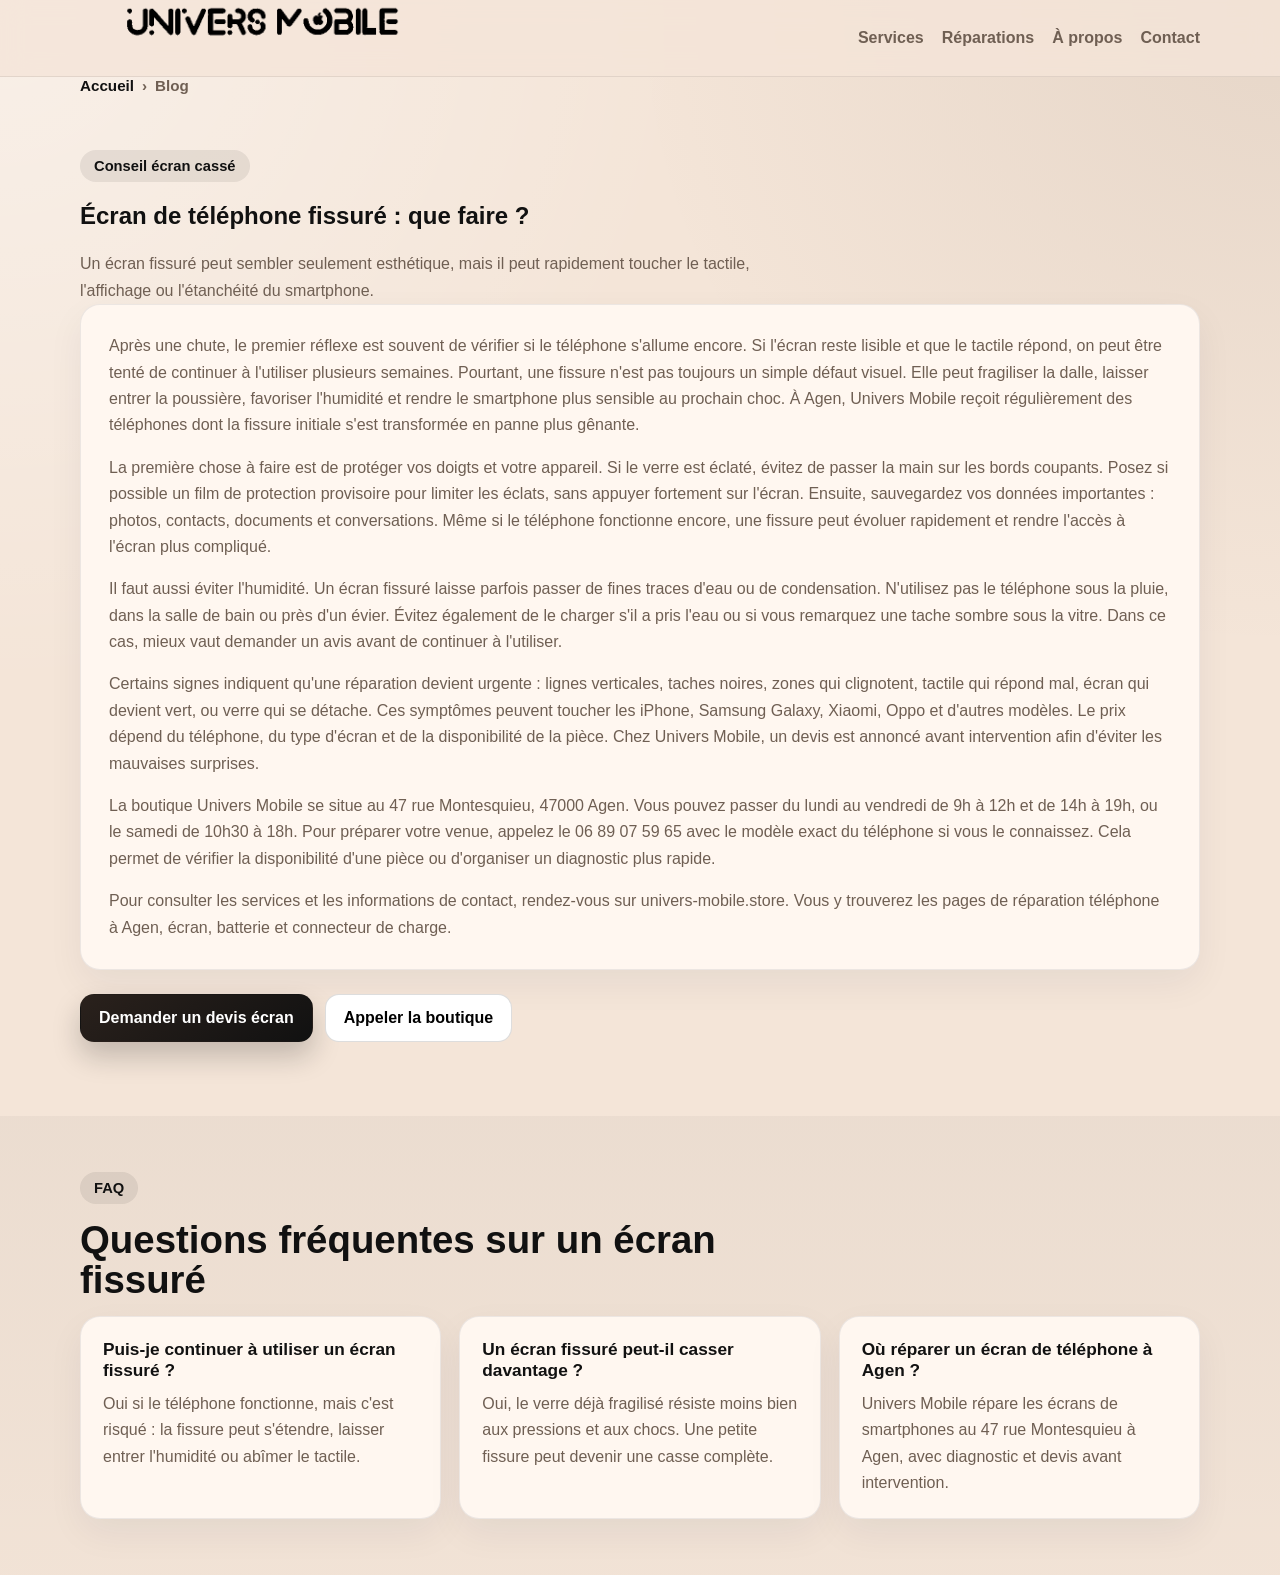
<file: blog/ecran-telephone-fissure-que-faire.html>
<!doctype html>
<html lang="fr">
  <head>
    <meta charset="UTF-8" />
    <meta name="viewport" content="width=device-width, initial-scale=1.0" />
    <title>Écran de téléphone fissuré : que faire ? | Univers Mobile Agen</title>
    <meta name="description" content="Écran de téléphone fissuré à Agen : les bons réflexes, les risques à éviter et quand demander une réparation chez Univers Mobile." />
    <link rel="canonical" href="https://univers-mobile.store/blog/ecran-telephone-fissure-que-faire.html" />
    <meta property="og:type" content="article" />
    <meta property="og:locale" content="fr_FR" />
    <meta property="og:title" content="Écran de téléphone fissuré : que faire ? | Univers Mobile Agen" />
    <meta property="og:description" content="Les bons gestes après une fissure d'écran : protéger, éviter l'humidité et demander un diagnostic à Agen." />
    <meta property="og:url" content="https://univers-mobile.store/blog/ecran-telephone-fissure-que-faire.html" />
    <meta property="og:image" content="https://univers-mobile.store/logo.png" />
    <meta name="twitter:card" content="summary_large_image" />
    <link rel="icon" type="image/png" href="/favicon.png" />
    <link rel="preload" as="image" href="../logo-header.png" />
    <link rel="stylesheet" href="../styles.css" />
    <script defer type="application/ld+json">
      {
        "@context": "https://schema.org",
        "@type": "Article",
        "headline": "Écran de téléphone fissuré : que faire ? | Univers Mobile Agen",
        "description": "Conseils pratiques pour réagir après un écran de téléphone fissuré et organiser une réparation à Agen.",
        "image": "https://univers-mobile.store/logo.png",
        "author": {
          "@type": "Organization",
          "name": "Univers Mobile"
        },
        "publisher": {
          "@type": "Organization",
          "name": "Univers Mobile",
          "logo": {
            "@type": "ImageObject",
            "url": "https://univers-mobile.store/logo.png"
          }
        },
        "mainEntityOfPage": "https://univers-mobile.store/blog/ecran-telephone-fissure-que-faire.html",
        "datePublished": "2025-01-01",
        "dateModified": "2025-01-01"
      }
    </script>
  </head>
  <body>
    <header class="site-header">
      <div class="container nav">
        <a class="brand" href="../index.html#accueil" aria-label="Univers Mobile accueil">
          <span class="brand-mark brand-mark-image">
            <img src="../logo-header.png" alt="Logo Univers Mobile" width="720" height="150" />
          </span>
        </a>
        <nav aria-label="Navigation principale">
          <a href="../index.html#services">Services</a>
          <a href="../index.html#reparations">Réparations</a>
          <a href="../index.html#apropos">À propos</a>
          <a href="../index.html#contact">Contact</a>
        </nav>
      </div>
    </header>

    <main>
      <nav class="breadcrumb" aria-label="Fil d'Ariane">
        <div class="container">
          <a href="../index.html">Accueil</a>
          <span aria-hidden="true">›</span>
          <span>Blog</span>
        </div>
      </nav>

      <article class="section">
        <div class="container">
          <div class="section-heading compact">
            <span class="eyebrow">Conseil écran cassé</span>
            <h1>Écran de téléphone fissuré : que faire ?</h1>
            <p>Un écran fissuré peut sembler seulement esthétique, mais il peut rapidement toucher le tactile, l'affichage ou l'étanchéité du smartphone.</p>
          </div>

          <div class="about-card">
            <p>
              Après une chute, le premier réflexe est souvent de vérifier si le téléphone s'allume encore. Si l'écran reste lisible et que le tactile répond, on peut être tenté de continuer à l'utiliser plusieurs semaines. Pourtant, une fissure n'est pas toujours un simple défaut visuel. Elle peut fragiliser la dalle, laisser entrer la poussière, favoriser l'humidité et rendre le smartphone plus sensible au prochain choc. À Agen, Univers Mobile reçoit régulièrement des téléphones dont la fissure initiale s'est transformée en panne plus gênante.
            </p>
            <p>
              La première chose à faire est de protéger vos doigts et votre appareil. Si le verre est éclaté, évitez de passer la main sur les bords coupants. Posez si possible un film de protection provisoire pour limiter les éclats, sans appuyer fortement sur l'écran. Ensuite, sauvegardez vos données importantes : photos, contacts, documents et conversations. Même si le téléphone fonctionne encore, une fissure peut évoluer rapidement et rendre l'accès à l'écran plus compliqué.
            </p>
            <p>
              Il faut aussi éviter l'humidité. Un écran fissuré laisse parfois passer de fines traces d'eau ou de condensation. N'utilisez pas le téléphone sous la pluie, dans la salle de bain ou près d'un évier. Évitez également de le charger s'il a pris l'eau ou si vous remarquez une tache sombre sous la vitre. Dans ce cas, mieux vaut demander un avis avant de continuer à l'utiliser.
            </p>
            <p>
              Certains signes indiquent qu'une réparation devient urgente : lignes verticales, taches noires, zones qui clignotent, tactile qui répond mal, écran qui devient vert, ou verre qui se détache. Ces symptômes peuvent toucher les iPhone, Samsung Galaxy, Xiaomi, Oppo et d'autres modèles. Le prix dépend du téléphone, du type d'écran et de la disponibilité de la pièce. Chez Univers Mobile, un devis est annoncé avant intervention afin d'éviter les mauvaises surprises.
            </p>
            <p>
              La boutique Univers Mobile se situe au 47 rue Montesquieu, 47000 Agen. Vous pouvez passer du lundi au vendredi de 9h à 12h et de 14h à 19h, ou le samedi de 10h30 à 18h. Pour préparer votre venue, appelez le 06 89 07 59 65 avec le modèle exact du téléphone si vous le connaissez. Cela permet de vérifier la disponibilité d'une pièce ou d'organiser un diagnostic plus rapide.
            </p>
            <p>
              Pour consulter les services et les informations de contact, rendez-vous sur <a href="https://univers-mobile.store">univers-mobile.store</a>. Vous y trouverez les pages de réparation téléphone à Agen, écran, batterie et connecteur de charge.
            </p>
          </div>

          <div class="hero-actions" style="margin-top: 24px;">
            <a class="btn btn-primary" href="../index.html#contact">Demander un devis écran</a>
            <a class="btn btn-secondary" href="tel:+33689075965">Appeler la boutique</a>
          </div>
        </div>
      </article>

      <section class="section section-alt">
        <div class="container">
          <div class="section-heading compact">
            <span class="eyebrow">FAQ</span>
            <h2>Questions fréquentes sur un écran fissuré</h2>
          </div>
          <div class="faq-grid">
            <article class="faq-card">
              <h3>Puis-je continuer à utiliser un écran fissuré ?</h3>
              <p>Oui si le téléphone fonctionne, mais c'est risqué : la fissure peut s'étendre, laisser entrer l'humidité ou abîmer le tactile.</p>
            </article>
            <article class="faq-card">
              <h3>Un écran fissuré peut-il casser davantage ?</h3>
              <p>Oui, le verre déjà fragilisé résiste moins bien aux pressions et aux chocs. Une petite fissure peut devenir une casse complète.</p>
            </article>
            <article class="faq-card">
              <h3>Où réparer un écran de téléphone à Agen ?</h3>
              <p>Univers Mobile répare les écrans de smartphones au 47 rue Montesquieu à Agen, avec diagnostic et devis avant intervention.</p>
            </article>
          </div>
        </div>
      </section>
    </main>
  </body>
</html>
</file>
<file: styles.css>
:root {
  --bg: #f4e5d8;
  --surface: #fff7f0;
  --surface-soft: #ead5c3;
  --text: #111111;
  --muted: #6f5f53;
  --primary: #111111;
  --primary-dark: #000000;
  --accent: #111111;
  --accent-soft: rgba(17, 17, 17, 0.08);
  --accent-line: rgba(17, 17, 17, 0.18);
  --line: rgba(17, 17, 17, 0.12);
  --shadow: 0 24px 60px rgba(17, 17, 17, 0.12);
  --radius: 20px;
}

* {
  box-sizing: border-box;
  min-width: 0;
}

html {
  scroll-behavior: smooth;
  width: 100%;
  overflow-x: hidden;
}

@keyframes fadeInUp {
  from {
    opacity: 0;
    transform: translateY(22px);
  }

  to {
    opacity: 1;
    transform: translateY(0);
  }
}

body {
  width: 100%;
  min-width: 0;
  margin: 0;
  font-family: Arial, Helvetica, sans-serif;
  color: var(--text);
  background:
    radial-gradient(circle at top left, rgba(255, 255, 255, 0.42), transparent 34%),
    radial-gradient(circle at top right, rgba(109, 83, 61, 0.1), transparent 32%),
    var(--bg);
  overflow-x: hidden;
}

.site-header,
main,
section {
  max-width: 100%;
  overflow-x: clip;
}

img,
iframe {
  max-width: 100%;
}

a {
  color: inherit;
  text-decoration: none;
  overflow-wrap: anywhere;
}

.container {
  width: min(1120px, calc(100% - clamp(28px, 6vw, 48px)));
  margin: 0 auto;
}

.site-header {
  position: sticky;
  top: 0;
  z-index: 20;
  backdrop-filter: blur(14px);
  background: rgba(244, 229, 216, 0.82);
  border-bottom: 1px solid rgba(17, 17, 17, 0.08);
}

.nav {
  min-height: 76px;
  display: flex;
  align-items: center;
  justify-content: space-between;
  gap: 20px;
  min-width: 0;
}

.brand {
  display: inline-flex;
  align-items: center;
  gap: 0;
  min-width: 0;
}

.brand-mark {
  flex-shrink: 0;
}

.brand-mark-image {
  height: auto;
  width: auto;
  padding: 0;
  background: transparent;
  border-radius: 0;
  box-shadow: none;
}

.brand-mark-image img {
  height: auto;
  width: auto;
  max-width: min(400px, 100%);
  max-height: 72px;
  object-fit: contain;
  display: block;
}

nav {
  display: flex;
  align-items: center;
  flex-wrap: wrap;
  justify-content: flex-end;
  gap: 18px;
  color: var(--muted);
  font-weight: 600;
  min-width: 0;
}

nav a:hover {
  color: var(--accent);
}

.hero {
  padding: clamp(42px, 8vw, 72px) 0 clamp(30px, 5vw, 40px);
  animation: fadeInUp 0.75s ease both;
}

.hero-grid {
  display: grid;
  grid-template-columns: minmax(0, 1.2fr) minmax(300px, 0.8fr);
  gap: clamp(20px, 4vw, 28px);
  align-items: center;
}

.eyebrow {
  display: inline-flex;
  align-items: center;
  gap: 8px;
  padding: 8px 14px;
  border-radius: 999px;
  background: rgba(17, 17, 17, 0.08);
  color: var(--text);
  font-size: 0.92rem;
  font-weight: 700;
  letter-spacing: 0;
}

.hero-copy h1,
.section-heading h2,
.about-grid h2 {
  margin: 16px 0 16px;
  line-height: 1.04;
  letter-spacing: 0;
}

.hero-copy h1 {
  font-size: clamp(2.25rem, 5vw, 4.7rem);
  max-width: 11ch;
}

.hero-copy p {
  margin: 0;
  max-width: 62ch;
  color: var(--muted);
  font-size: 1.05rem;
  line-height: 1.7;
}

.hero-actions {
  display: flex;
  flex-wrap: wrap;
  gap: 12px;
  margin: 28px 0 18px;
}

.btn {
  display: inline-flex;
  align-items: center;
  justify-content: center;
  min-height: 48px;
  padding: 0 18px;
  border-radius: 14px;
  border: 1px solid transparent;
  font-weight: 700;
  line-height: 1.2;
  text-align: center;
  transition: transform 0.22s ease, box-shadow 0.22s ease, background 0.22s ease;
}

.btn:hover {
  transform: translateY(-3px);
}

.btn-primary {
  background: linear-gradient(145deg, #2a211c, #111111);
  color: #fff;
  box-shadow: 0 14px 28px rgba(17, 17, 17, 0.22);
}

.btn-secondary {
  background: #fff;
  color: var(--primary-dark);
  border-color: rgba(17, 17, 17, 0.14);
}

.hero-badges {
  display: flex;
  flex-wrap: wrap;
  gap: 10px;
  padding: 0;
  margin: 0;
  list-style: none;
  color: var(--muted);
}

.hero-badges li {
  padding: 10px 14px;
  border-radius: 999px;
  background: rgba(255, 255, 255, 0.76);
  border: 1px solid var(--accent-line);
}

.hero-panel {
  padding: 20px;
  border-radius: 28px;
  background: linear-gradient(180deg, rgba(255, 247, 240, 0.98), rgba(234, 213, 195, 0.9));
  border: 1px solid rgba(17, 17, 17, 0.08);
  box-shadow: var(--shadow);
}

.stats {
  display: grid;
  grid-template-columns: repeat(3, minmax(0, 1fr));
  gap: 12px;
  margin-bottom: 18px;
}

.stats article {
  padding: 14px 12px;
  border-radius: 18px;
  background: var(--surface);
  border: 1px solid rgba(17, 17, 17, 0.08);
  text-align: center;
}

.stats strong {
  display: block;
  font-size: 1.25rem;
  color: var(--primary-dark);
}

.stats span {
  color: var(--muted);
  font-size: 0.86rem;
}

.device-card {
  padding: 12px;
  border-radius: 24px;
  background:
    linear-gradient(140deg, rgba(17, 17, 17, 0.08), rgba(255, 255, 255, 0.5)),
    var(--surface);
}

.device-screen {
  position: relative;
  min-height: 330px;
  border-radius: 26px;
  overflow: hidden;
  background:
    radial-gradient(circle at 30% 20%, rgba(234, 213, 195, 0.42), transparent 30%),
    linear-gradient(160deg, #101827, #111111 50%, #2a211c 150%);
}

.device-reflection {
  position: absolute;
  inset: 0;
  background:
    linear-gradient(140deg, rgba(255, 255, 255, 0.22), transparent 28%),
    linear-gradient(325deg, rgba(255, 255, 255, 0.1), transparent 28%);
}

.device-content {
  position: absolute;
  inset: auto 18px 18px;
  padding: 18px;
  border-radius: 20px;
  background: rgba(255, 255, 255, 0.14);
  color: #fff;
  backdrop-filter: blur(8px);
  border: 1px solid rgba(255, 255, 255, 0.24);
}

.device-content span {
  display: block;
  font-size: 0.9rem;
  opacity: 0.9;
}

.device-content strong {
  display: block;
  margin-top: 6px;
  font-size: 1.5rem;
}

.device-content p {
  margin: 8px 0 0;
  color: rgba(255, 255, 255, 0.92);
}

.section {
  padding: clamp(40px, 7vw, 56px) 0;
  animation: fadeInUp 0.7s ease both;
}

.section-heading {
  max-width: 720px;
  margin-bottom: 26px;
}

.section-heading h2,
.about-grid h2 {
  font-size: clamp(1.8rem, 3vw, 3rem);
}

.section-heading p {
  margin: 0;
  color: var(--muted);
  line-height: 1.7;
}

.services-grid {
  display: grid;
  grid-template-columns: repeat(3, minmax(0, 1fr));
  gap: 18px;
}

.service-card,
.repair-card,
.about-card,
.faq-card,
.contact-form {
  background: var(--surface);
  border: 1px solid rgba(16, 35, 61, 0.08);
  border-radius: var(--radius);
  box-shadow: 0 14px 36px rgba(16, 35, 61, 0.06);
  transition: transform 0.22s ease, box-shadow 0.22s ease, border-color 0.22s ease;
}

.service-card:hover,
.repair-card:hover,
.about-card:hover,
.faq-card:hover,
.contact-form:hover {
  transform: translateY(-5px);
  border-color: var(--accent-line);
  box-shadow: 0 20px 44px rgba(17, 17, 17, 0.12);
}

.service-card {
  padding: 22px;
}

.service-card h3 {
  margin: 0 0 10px;
  font-size: 1.15rem;
}

.service-card p,
.about-card p {
  margin: 0;
  color: var(--muted);
  line-height: 1.65;
}

.price {
  margin-top: 18px;
  display: inline-flex;
  padding: 10px 14px;
  border-radius: 999px;
  background: var(--accent-soft);
  color: var(--text);
  font-weight: 800;
}

.card-link {
  display: inline-flex;
  width: fit-content;
  margin-top: 14px;
  color: var(--accent);
  font-weight: 800;
  line-height: 1.35;
}

.card-link:hover {
  text-decoration: underline;
}

.outline-link {
  display: block;
  width: 100%;
  margin-top: 12px;
  padding: 10px;
  border: 0;
  border-radius: 8px;
  color: #ffffff;
  background: #000000;
  text-align: center;
  text-decoration: none;
  box-shadow: none;
  font-size: 0.98rem;
}

.outline-link:hover {
  text-decoration: none;
  background: #111111;
  border-color: #111111;
  transform: translateY(-2px);
}

.service-card .outline-link {
  background: #000000;
  color: #ffffff;
  border: 0;
}

.service-card .outline-link::after {
  content: none;
}

.service-card .outline-link:hover {
  background: #111111;
  border-color: #111111;
}

.secondary-link {
  margin-left: 14px;
}

.service-card.highlight {
  background: linear-gradient(180deg, rgba(17, 17, 17, 0.06), #fff);
}

.seo-content {
  padding-top: 34px;
}

.repair-grid {
  display: grid;
  grid-template-columns: repeat(4, minmax(0, 1fr));
  gap: 18px;
}

.repair-card {
  display: flex;
  flex-direction: column;
  padding: 22px;
}

.repair-card h3 {
  margin: 0 0 10px;
  font-size: 1.08rem;
}

.repair-card h3 a {
  color: var(--text);
  text-decoration: none;
}

.repair-card h3 a:hover {
  color: var(--primary-dark);
}

.repair-card p {
  margin: 0;
  color: var(--muted);
  line-height: 1.65;
}

.repair-card > a:last-child {
  margin-top: auto !important;
}

.section-alt {
  background: linear-gradient(180deg, rgba(17, 17, 17, 0.04), rgba(17, 17, 17, 0.01));
}

.about-grid {
  display: grid;
  grid-template-columns: minmax(0, 0.9fr) minmax(0, 1.1fr);
  gap: 28px;
  align-items: start;
}

.about-card {
  padding: 28px;
}

.about-card p + p {
  margin-top: 16px;
}

.faq-grid {
  display: grid;
  grid-template-columns: repeat(3, minmax(0, 1fr));
  gap: 18px;
}

.faq-card {
  padding: 22px;
}

.faq-card h3 {
  margin: 0 0 10px;
  font-size: 1.08rem;
}

.faq-card p {
  margin: 0;
  color: var(--muted);
  line-height: 1.65;
}

.contact-grid {
  display: grid;
  grid-template-columns: minmax(0, 0.8fr) minmax(0, 1.2fr);
  gap: 28px;
  align-items: start;
}

.compact {
  margin-bottom: 0;
}

.contact-details {
  display: grid;
  gap: 8px;
  margin-top: 22px;
  padding: 18px;
  border-radius: 18px;
  background: rgba(255, 255, 255, 0.72);
  border: 1px solid rgba(17, 17, 17, 0.08);
  color: var(--text);
  font-style: normal;
  line-height: 1.5;
}

.contact-details a {
  width: fit-content;
  font-weight: 800;
  color: var(--accent);
}

.map-embed {
  grid-column: 1 / -1;
  margin-top: 16px;
  overflow: hidden;
  border-radius: 18px;
  border: 1px solid rgba(17, 17, 17, 0.08);
  background: var(--surface);
  min-height: clamp(260px, 45vw, 360px);
  aspect-ratio: 16 / 7;
}

.map-embed iframe {
  display: block;
  width: 100%;
  height: 100%;
  border: 0;
}

.hours-card {
  margin-top: 16px;
  padding: 18px;
  border-radius: 18px;
  background: var(--surface);
  border: 1px solid rgba(17, 17, 17, 0.08);
}

.hours-card h3 {
  margin: 0 0 12px;
  font-size: 1rem;
}

.hours-card dl {
  display: grid;
  gap: 10px;
  margin: 0;
}

.hours-card div {
  display: grid;
  gap: 4px;
}

.hours-card dt {
  font-weight: 800;
}

.hours-card dd {
  margin: 0;
  color: var(--muted);
}

.contact-form {
  padding: 24px;
}

.field-row {
  display: grid;
  grid-template-columns: repeat(2, minmax(0, 1fr));
  gap: 14px;
}

.contact-form label {
  display: grid;
  gap: 8px;
  color: var(--text);
  font-weight: 600;
  margin-bottom: 14px;
}

.contact-form input,
.contact-form textarea {
  width: 100%;
  border: 1px solid rgba(16, 35, 61, 0.12);
  border-radius: 14px;
  padding: 14px 15px;
  font: inherit;
  color: var(--text);
  background: #fbfdff;
}

.contact-form input:focus,
.contact-form textarea:focus {
  outline: 2px solid var(--accent-soft);
  border-color: var(--accent);
}

.contact-form textarea {
  resize: vertical;
  min-height: 140px;
}

.contact-form button {
  margin-top: 6px;
}

.form-success {
  margin: 16px 0 0;
  padding: 14px 16px;
  border-radius: 14px;
  background: var(--accent-soft);
  color: var(--text);
  font-weight: 700;
  line-height: 1.5;
}

.confirmation-page,
.confirmation-main {
  min-height: 100vh;
}

.confirmation-hero {
  min-height: 100svh;
  display: grid;
  align-items: center;
  padding: 34px 0;
  background:
    radial-gradient(circle at top right, rgba(234, 213, 195, 0.34), transparent 28%),
    linear-gradient(180deg, rgba(255, 247, 240, 0.72), rgba(244, 229, 216, 0.95));
}

.confirmation-shell {
  display: grid;
  justify-items: center;
  gap: 18px;
  width: min(760px, 100%);
}

.confirmation-brand img {
  display: block;
  width: min(380px, 100%);
  max-height: 76px;
  object-fit: contain;
}

.confirmation-card {
  width: 100%;
  padding: clamp(26px, 5vw, 48px);
  border-radius: 24px;
  background: linear-gradient(180deg, rgba(255, 247, 240, 0.98), rgba(255, 255, 255, 0.92));
  border: 1px solid rgba(17, 17, 17, 0.1);
  box-shadow: var(--shadow);
  text-align: center;
}

.confirmation-icon {
  width: 72px;
  height: 72px;
  display: grid;
  place-items: center;
  margin: 0 auto 18px;
  border-radius: 999px;
  background: linear-gradient(145deg, #2a211c, #111111);
  box-shadow: 0 16px 34px rgba(17, 17, 17, 0.24);
}

.confirmation-icon span {
  width: 28px;
  height: 16px;
  border-left: 5px solid #fff;
  border-bottom: 5px solid #fff;
  transform: rotate(-45deg) translate(2px, -2px);
}

.confirmation-card .eyebrow {
  margin-bottom: 14px;
}

.confirmation-card h1 {
  margin: 0;
  font-size: clamp(2rem, 4.4vw, 3.5rem);
  line-height: 1.05;
}

.confirmation-card p:not(.eyebrow) {
  max-width: 58ch;
  margin: 18px auto 0;
  color: var(--muted);
  font-size: 1.05rem;
  line-height: 1.7;
}

.confirmation-actions {
  display: flex;
  justify-content: center;
  flex-wrap: wrap;
  gap: 12px;
  margin-top: 28px;
}

.service-page-hero .hero-copy h1 {
  max-width: 14ch;
}

.service-page-hero .hero-grid {
  align-items: stretch;
}

.service-page-hero .hero-copy,
.service-summary {
  align-self: center;
}

.service-summary {
  display: flex;
  flex-direction: column;
  justify-content: center;
  padding: 30px;
  border: 1px solid rgba(17, 17, 17, 0.1);
  background:
    linear-gradient(180deg, rgba(255, 255, 255, 0.88), rgba(255, 247, 240, 0.94)),
    #fff7f0;
  box-shadow: 0 24px 70px rgba(17, 17, 17, 0.1);
}

.service-summary h2 {
  margin: 0 0 12px;
  font-size: clamp(1.9rem, 3vw, 3rem);
  line-height: 1.06;
  overflow-wrap: anywhere;
}

.service-summary p {
  margin: 0;
  color: var(--muted);
  line-height: 1.65;
}

.service-list {
  display: grid;
  gap: 10px;
  margin: 22px 0 0;
  padding: 0;
  list-style: none;
}

.service-list li {
  padding: 12px 14px;
  border-radius: 14px;
  background: rgba(255, 255, 255, 0.72);
  border: 1px solid var(--accent-line);
  font-weight: 700;
  line-height: 1.35;
}

.price-list {
  gap: 12px;
}

.price-list li {
  display: grid;
  grid-template-columns: minmax(0, 1fr) auto;
  align-items: center;
  gap: 18px;
  padding: 14px 16px;
  background: #fffdf9;
  border-color: rgba(17, 17, 17, 0.12);
  box-shadow: 0 10px 24px rgba(17, 17, 17, 0.05);
}

.price-list span {
  color: #1a1a1a;
  font-weight: 700;
}

.price-list strong {
  min-width: 86px;
  padding: 7px 10px;
  border-radius: 999px;
  background: #1a1a1a;
  color: #fff;
  font-size: 0.92rem;
  text-align: center;
  white-space: nowrap;
}

.split-content {
  display: grid;
  grid-template-columns: minmax(0, 1fr) minmax(280px, 0.62fr);
  gap: 28px;
  align-items: start;
}

.about-card h3 {
  margin: 0 0 10px;
  font-size: 1.12rem;
}

.about-card .card-link {
  display: flex;
  width: fit-content;
}

.about-card .card-link + .card-link {
  margin-left: 0;
}

.reviews-strip {
  padding: 0 0 22px;
}

.reviews-strip p {
  margin: 0;
  padding: 14px 18px;
  border-radius: 16px;
  background: #fff;
  border: 1px solid var(--accent-line);
  box-shadow: 0 14px 30px rgba(16, 35, 61, 0.06);
  color: var(--primary-dark);
  font-size: 1.04rem;
  font-weight: 800;
  text-align: center;
}

.reviews-strip .container {
  display: grid;
  gap: 10px;
}

.review-button {
  width: fit-content;
  justify-self: center;
  padding: 12px 16px;
  border-radius: 14px;
  background: var(--primary);
  color: #fff;
  font-weight: 800;
  line-height: 1.25;
  text-align: center;
  box-shadow: 0 14px 28px rgba(17, 17, 17, 0.16);
}

.review-button:hover {
  transform: translateY(-3px);
  box-shadow: 0 18px 36px rgba(17, 17, 17, 0.2);
}

.service-contact-section {
  padding-top: 22px;
}

.service-contact-card {
  display: grid;
  grid-template-columns: minmax(0, 0.9fr) minmax(0, 1.1fr);
  gap: 22px;
  align-items: center;
  padding: 26px;
  border-radius: 22px;
  background: linear-gradient(180deg, rgba(255, 247, 240, 0.98), rgba(255, 255, 255, 0.92));
  border: 1px solid rgba(17, 17, 17, 0.1);
  box-shadow: var(--shadow);
}

.service-contact-card h2 {
  margin: 14px 0 0;
  font-size: clamp(1.7rem, 3vw, 2.6rem);
  line-height: 1.08;
}

.service-contact-details {
  display: grid;
  gap: 10px;
  margin: 0;
  padding: 20px;
  border-radius: 18px;
  background: rgba(255, 255, 255, 0.76);
  border: 1px solid var(--accent-line);
  color: var(--text);
  font-style: normal;
  line-height: 1.45;
}

.service-contact-details strong {
  font-size: 1.08rem;
}

.service-contact-details span {
  color: var(--muted);
}

.service-contact-details a {
  width: fit-content;
  color: var(--accent);
  font-weight: 800;
}

.service-faq-section {
  padding-top: 28px;
}

.service-faq-section .faq-grid {
  grid-template-columns: repeat(2, minmax(0, 1fr));
}

.compact-service-hero {
  padding-bottom: 28px;
}

.compact-service-hero .btn-primary,
.service-contact-details .btn-primary {
  background: linear-gradient(145deg, #2a211c, #111111);
  color: #fff;
  box-shadow: 0 14px 28px rgba(17, 17, 17, 0.2);
}

.compact-service-section {
  padding-top: 28px;
}

.quick-links-grid {
  display: grid;
  grid-template-columns: repeat(auto-fit, minmax(220px, 1fr));
  gap: 14px;
  width: 100%;
}

.quick-link-card {
  display: flex;
  flex-direction: column;
  align-items: flex-start;
  justify-content: space-between;
  gap: 12px;
  min-width: 0;
  min-height: 64px;
  padding: 16px 18px;
  border-radius: 18px;
  background: linear-gradient(145deg, #fff7f0, #ead5c3);
  border: 1px solid rgba(17, 17, 17, 0.14);
  color: var(--text);
  line-height: 1.25;
  text-align: left;
  overflow-wrap: normal;
  word-break: normal;
  hyphens: none;
  box-shadow: 0 14px 30px rgba(17, 17, 17, 0.08);
}

.quick-link-card h3 {
  margin: 0;
  font-size: 1.05rem;
  color: var(--primary-dark);
}

.quick-link-card p {
  margin: 0;
  color: var(--muted);
}

.quick-link-card .service-card-button {
  min-height: 42px;
  padding: 0 16px;
  border-radius: 12px;
  background: #111111;
  color: #fff;
}

.quick-link-card:hover {
  transform: translateY(-3px);
  box-shadow: 0 18px 36px rgba(17, 17, 17, 0.14);
}

.page-link-button {
  gap: 12px;
  background: linear-gradient(145deg, #2a211c, #111111);
  border-color: rgba(17, 17, 17, 0.22);
  color: #fff;
  box-shadow: 0 14px 28px rgba(17, 17, 17, 0.18);
}

.page-link-button::after {
  content: "→";
  font-size: 1rem;
  line-height: 1;
}

.page-link-button:hover {
  box-shadow: 0 18px 36px rgba(17, 17, 17, 0.24);
}

@supports (animation-timeline: view()) {
  .section {
    animation-timeline: view();
    animation-range: entry 12% cover 32%;
  }
}

@media (prefers-reduced-motion: reduce) {
  html {
    scroll-behavior: auto;
  }

  *,
  *::before,
  *::after {
    animation-duration: 0.01ms !important;
    animation-iteration-count: 1 !important;
    scroll-behavior: auto !important;
    transition-duration: 0.01ms !important;
  }
}

.service-area-section {
  padding-top: 28px;
}

.service-area-card {
  padding: 28px;
  border-radius: var(--radius);
  background: #fff7f0;
  border: 1px solid rgba(17, 17, 17, 0.14);
  box-shadow: 0 18px 42px rgba(17, 17, 17, 0.08);
  color: #111111;
  opacity: 1;
}

.service-area-card .eyebrow {
  color: #111111;
  background: #ead5c3;
}

.service-area-card h2 {
  margin: 12px 0 10px;
  font-size: clamp(1.45rem, 3vw, 2.1rem);
  line-height: 1.15;
  color: #111111;
}

.service-area-card p {
  margin: 0;
  max-width: 820px;
  color: #111111;
  line-height: 1.65;
}

.breadcrumb .container {
  display: flex;
  flex-wrap: wrap;
  align-items: center;
  gap: 8px;
  color: var(--muted);
  font-size: 0.95rem;
  font-weight: 700;
}

.breadcrumb a {
  color: var(--text);
}

.local-proof-grid,
.process-grid {
  display: grid;
  grid-template-columns: repeat(3, minmax(0, 1fr));
  gap: 18px;
}

.process-grid {
  grid-template-columns: repeat(4, minmax(0, 1fr));
}

.step-number {
  display: inline-flex;
  align-items: center;
  justify-content: center;
  width: 34px;
  height: 34px;
  margin-bottom: 12px;
  border-radius: 999px;
  background: var(--primary-dark);
  color: #fff;
  font-weight: 900;
}

.cta-band {
  display: flex;
  align-items: center;
  justify-content: space-between;
  gap: 22px;
  padding: 28px;
  border-radius: var(--radius);
  background: linear-gradient(145deg, #fff7f0, #ead5c3);
  border: 1px solid rgba(17, 17, 17, 0.12);
  box-shadow: var(--shadow);
}

.cta-band h2 {
  margin: 12px 0 8px;
}

.cta-band p {
  max-width: 760px;
  margin: 0;
  color: var(--muted);
}

@media (max-width: 920px) {

  .nav {
    gap: 14px;
  }

  .brand-mark-image img {
    max-width: min(320px, 100%);
  }

  nav {
    gap: 16px;
  }

  .hero-grid,
  .about-grid,
  .contact-grid,
  .split-content,
  .repair-grid,
  .faq-grid,
  .services-grid,
  .service-contact-card {
    grid-template-columns: 1fr;
  }

  .hero {
    padding-top: 48px;
  }

  .hero-copy h1 {
    max-width: 16ch;
  }

  .hero-panel {
    max-width: 680px;
    width: 100%;
    margin: 0 auto;
  }

  .repair-grid,
  .faq-grid,
  .services-grid,
  .local-proof-grid,
  .process-grid {
    grid-template-columns: repeat(2, minmax(0, 1fr));
  }
}

@media (max-width: 760px) {
  .site-header {
    position: static;
  }

  .nav {
    flex-direction: column;
    align-items: center;
    gap: 12px;
    min-height: auto;
    padding: 12px 0;
  }

  .brand {
    width: 100%;
    justify-content: center;
  }

  nav {
    width: 100%;
    justify-content: center;
  }
}

@media (max-width: 640px) {
  .container {
    width: min(100% - 24px, 1120px);
  }

  .brand-mark-image img {
    max-width: min(280px, 100%);
    max-height: 50px;
  }

  nav {
    width: 100%;
    display: grid;
    grid-template-columns: repeat(2, minmax(0, 1fr));
    gap: 8px;
    font-size: 0.86rem;
  }

  nav a {
    min-height: 38px;
    display: inline-flex;
    align-items: center;
    justify-content: center;
    padding: 8px 6px;
    border-radius: 10px;
    background: rgba(255, 255, 255, 0.58);
    border: 1px solid rgba(17, 17, 17, 0.08);
    text-align: center;
    line-height: 1.15;
  }

  nav a:last-child:nth-child(odd) {
    grid-column: 1 / -1;
  }

  .hero {
    padding: 30px 0 24px;
  }

  .hero-grid {
    gap: 18px;
  }

  .hero-copy {
    text-align: center;
  }

  .eyebrow {
    max-width: 100%;
    justify-content: center;
    padding: 7px 11px;
    border-radius: 12px;
    font-size: 0.84rem;
    line-height: 1.25;
  }

  .hero-copy h1 {
    margin: 14px auto 12px;
    max-width: 14ch;
    font-size: clamp(2rem, 10vw, 2.15rem);
    line-height: 1.08;
  }

  .service-page-hero .hero-copy h1 {
    max-width: 15ch;
    font-size: clamp(1.9rem, 9vw, 2.15rem);
  }

  .hero-copy p,
  .section-heading p,
  .service-card p,
  .repair-card p,
  .about-card p,
  .faq-card p {
    font-size: 0.96rem;
    line-height: 1.55;
  }

  .hero-actions,
  .field-row,
  .stats,
  .local-proof-grid,
  .process-grid {
    grid-template-columns: 1fr;
  }

  .hero-actions {
    display: grid;
    gap: 10px;
    margin: 22px 0 16px;
  }

  .services-grid,
  .repair-grid,
  .faq-grid {
    grid-template-columns: 1fr;
  }

  .btn {
    width: 100%;
    min-height: 46px;
    border-radius: 12px;
  }

  .hero-badges {
    display: grid;
    grid-template-columns: repeat(2, minmax(0, 1fr));
    gap: 8px;
  }

  .hero-badges li {
    padding: 10px 8px;
    border-radius: 12px;
    text-align: center;
    font-size: 0.9rem;
    line-height: 1.25;
  }

  .hero-badges li:nth-child(3) {
    grid-column: 1 / -1;
  }

  .hero-panel,
  .service-card,
  .repair-card,
  .about-card,
  .faq-card,
  .contact-form,
  .confirmation-card {
    border-radius: 14px;
  }

  .hero-panel {
    padding: 14px;
  }

  .stats {
    gap: 8px;
    margin-bottom: 12px;
  }

  .stats article {
    padding: 12px 10px;
    border-radius: 12px;
  }

  .device-card {
    padding: 8px;
    border-radius: 16px;
  }

  .device-screen {
    min-height: 230px;
    border-radius: 18px;
  }

  .device-content {
    inset: auto 12px 12px;
    padding: 14px;
    border-radius: 14px;
    text-align: left;
  }

  .device-content strong {
    font-size: 1.25rem;
  }

  .section {
    padding: 38px 0;
  }

  .seo-content {
    padding-top: 22px;
  }

  .section-heading {
    margin-bottom: 18px;
  }

  .section-heading h2,
  .about-grid h2 {
    margin: 12px 0;
    font-size: 1.72rem;
    line-height: 1.12;
  }

  .services-grid,
  .repair-grid,
  .faq-grid {
    gap: 12px;
  }

  .service-card,
  .repair-card,
  .about-card,
  .faq-card,
  .contact-form {
    padding: 18px;
  }

  .service-card h3,
  .repair-card h3,
  .faq-card h3 {
    font-size: 1.04rem;
    line-height: 1.25;
  }

  .price {
    width: 100%;
    justify-content: center;
    border-radius: 12px;
  }

  .card-link {
    width: 100%;
    justify-content: center;
    margin-top: 12px;
  }

  .secondary-link {
    margin-left: 0;
  }

  .contact-grid {
    gap: 18px;
  }

  .contact-details,
  .map-embed,
  .hours-card {
    border-radius: 14px;
  }

  .contact-details,
  .hours-card,
  .service-area-card {
    padding: 16px;
  }

  .service-area-card h2 {
    font-size: 1.45rem;
    line-height: 1.18;
  }

  .map-embed {
    min-height: 240px;
    aspect-ratio: 4 / 3;
  }

  .contact-form input,
  .contact-form textarea {
    border-radius: 12px;
    padding: 13px 14px;
  }

  .contact-form textarea {
    min-height: 120px;
  }

  .confirmation-hero {
    align-items: start;
    padding: 18px 0;
  }

  .confirmation-shell {
    gap: 14px;
  }

  .confirmation-brand img {
    max-width: min(280px, 100%);
    max-height: 56px;
  }

  .confirmation-card {
    padding: 20px 16px;
  }

  .confirmation-icon {
    width: 60px;
    height: 60px;
  }

  .confirmation-card h1 {
    font-size: 2rem;
  }

  .confirmation-card p:not(.eyebrow) {
    font-size: 0.96rem;
    line-height: 1.55;
  }

  .confirmation-actions {
    display: grid;
    grid-template-columns: 1fr;
  }

  .service-page-hero .hero-copy,
  .service-summary,
  .split-content .section-heading {
    text-align: center;
  }

  .service-summary h2 {
    font-size: clamp(1.65rem, 8vw, 2rem);
  }

  .service-list {
    gap: 8px;
    margin-top: 18px;
  }

  .service-list li {
    padding: 11px 12px;
    border-radius: 12px;
    text-align: center;
  }

  .price-list li {
    grid-template-columns: 1fr;
    gap: 10px;
    text-align: left;
  }

  .price-list strong {
    width: 100%;
  }

  .about-card .card-link {
    width: 100%;
    justify-content: center;
  }

  .reviews-strip {
    padding-bottom: 12px;
  }

  .reviews-strip p {
    padding: 12px 14px;
    border-radius: 14px;
    font-size: 0.98rem;
    line-height: 1.35;
  }

  .review-button {
    width: 100%;
    border-radius: 12px;
  }

  .service-contact-section,
  .service-faq-section {
    padding-top: 18px;
  }

  .service-contact-card {
    grid-template-columns: 1fr;
    gap: 16px;
    padding: 18px;
    border-radius: 16px;
    text-align: center;
  }

  .service-contact-card h2 {
    font-size: 1.72rem;
  }

  .service-contact-details {
    padding: 16px;
    border-radius: 14px;
    text-align: center;
  }

  .service-contact-details a {
    width: 100%;
  }

  .service-faq-section .faq-grid {
    grid-template-columns: 1fr;
  }

  .compact-service-hero {
    padding-bottom: 18px;
  }

  .compact-service-section {
    padding-top: 18px;
  }

  .local-proof-grid,
  .process-grid {
    grid-template-columns: 1fr;
  }

  .cta-band {
    display: grid;
    text-align: center;
    padding: 20px;
  }

  .cta-band .hero-actions {
    justify-content: center;
  }

  .quick-links-grid {
    grid-template-columns: 1fr;
    gap: 10px;
    width: 100%;
  }

  .quick-link-card {
    min-height: 54px;
    border-radius: 14px;
    align-items: stretch;
    text-align: left;
    white-space: normal;
  }

  .quick-link-card .service-card-button {
    width: 100%;
  }
}

@media (max-width: 420px) {
  .container {
    width: min(100% - 20px, 1120px);
  }

  .brand-mark-image img {
    max-width: min(240px, 100%);
  }

  nav {
    font-size: 0.82rem;
    gap: 6px;
  }

  nav a {
    min-height: 36px;
    padding: 7px 5px;
  }

  .hero-copy h1 {
    max-width: none;
    font-size: clamp(1.82rem, 10vw, 2rem);
  }

  .hero-badges {
    grid-template-columns: 1fr;
  }

  .hero-badges li:nth-child(3) {
    grid-column: auto;
  }

  .hero-panel,
  .service-card,
  .repair-card,
  .about-card,
  .faq-card,
  .contact-form,
  .service-summary,
  .service-contact-card,
  .service-area-card,
  .cta-band {
    padding: 14px;
  }

  .device-screen {
    min-height: 210px;
  }

  .section-heading h2,
  .about-grid h2,
  .service-contact-card h2,
  .service-area-card h2 {
    font-size: 1.55rem;
  }

  .price-list li,
  .service-list li {
    text-align: center;
  }
}
</file>
